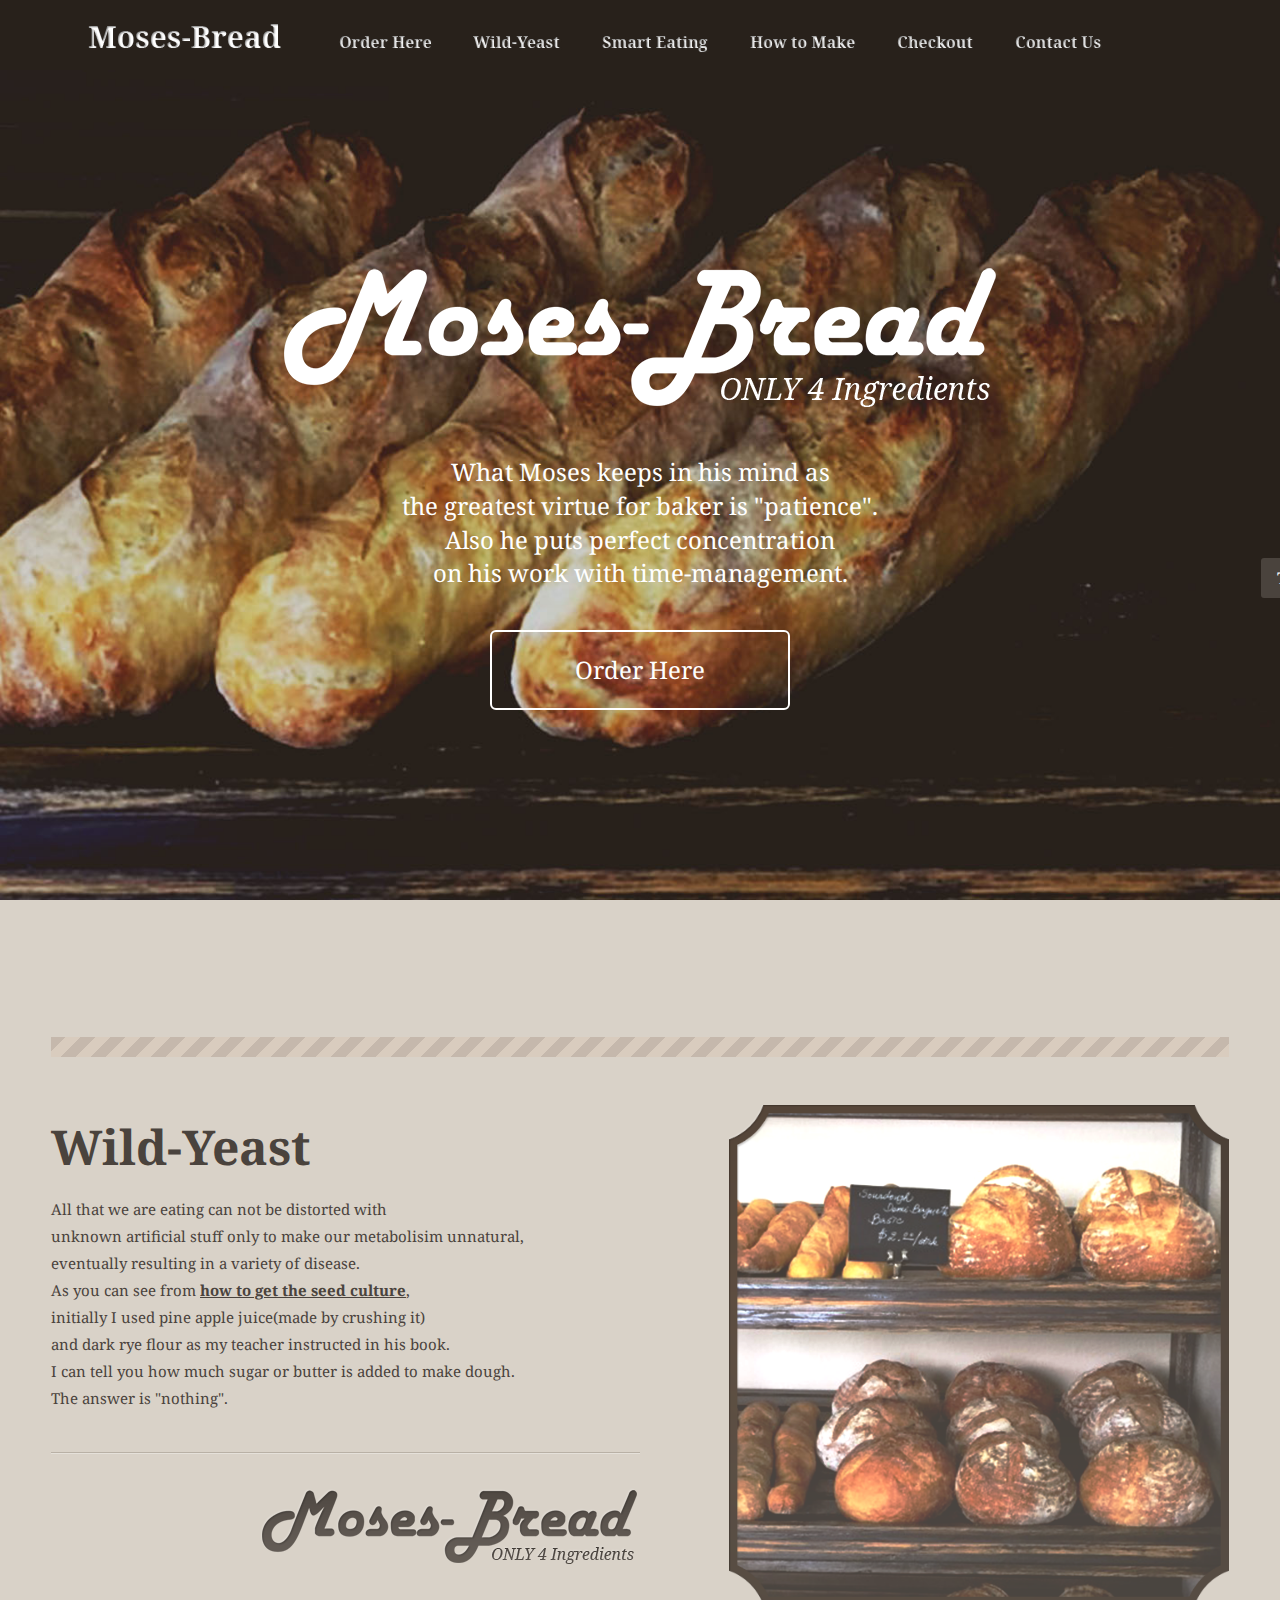
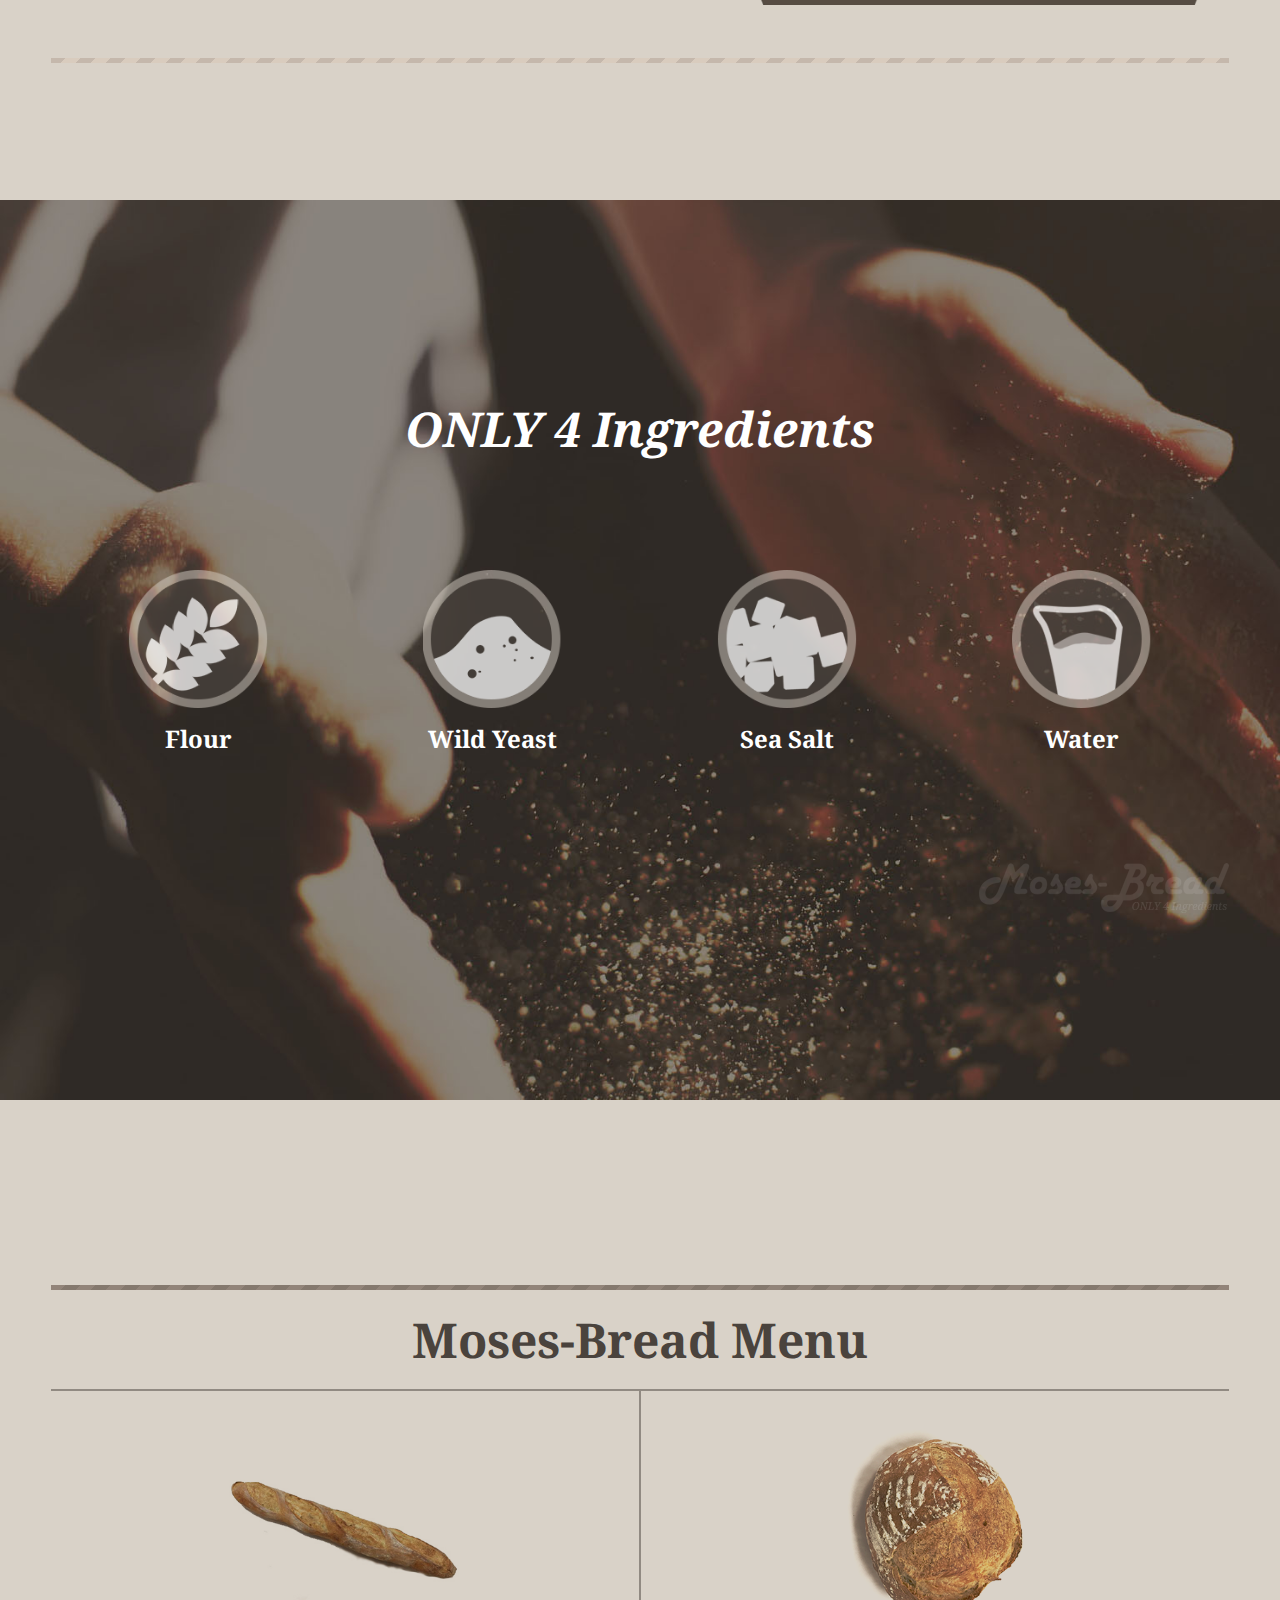
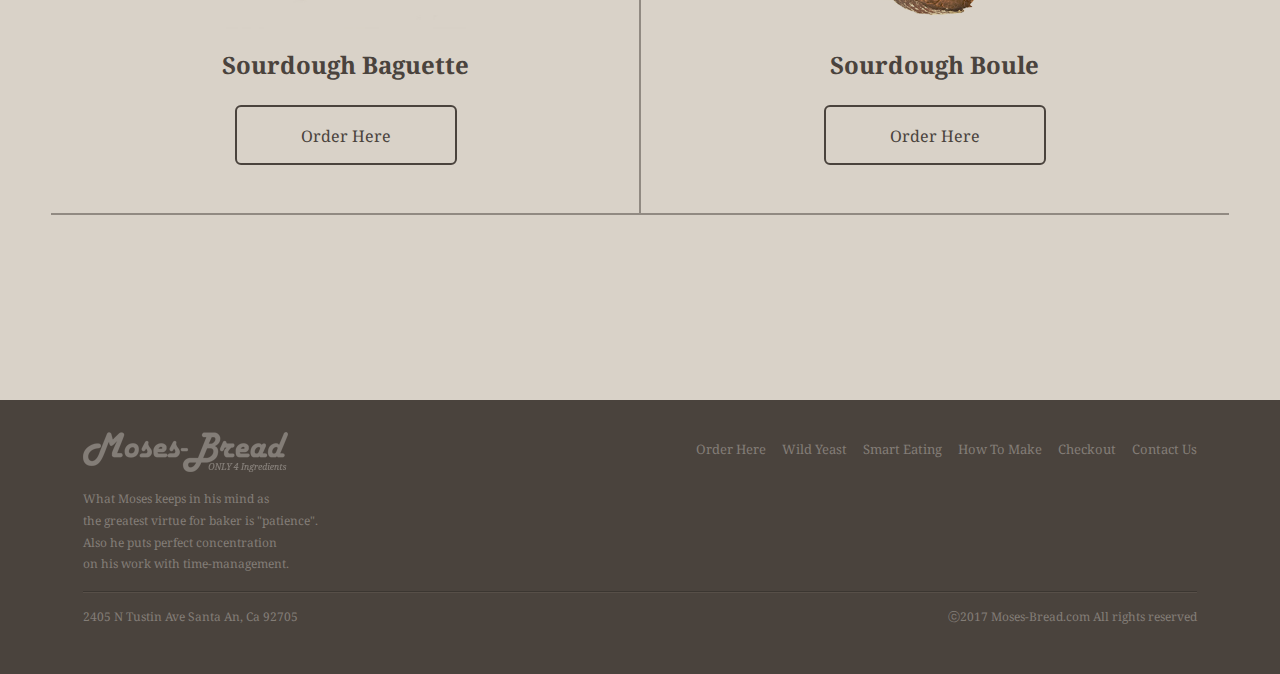
<file: index.html>
<!DOCTYPE html>
<html lang="en">
<head>
<meta charset="UTF-8">
<meta name="viewport" content="width=device-width, initial-scale=1.0, maximum-scale=1.0, user-scalable=no">
<meta http-equiv="X-UA-Compatible" content="ie=edge">
<link href="https://fonts.googleapis.com/css?family=Noto+Serif:400,400i,700,700i" rel="stylesheet">
<link href="css/font-awesome.min.css" rel="stylesheet">
<link href="css/style.css" rel="stylesheet">
<title>Moses-Bread</title>
</head>
<body>

<!-- wrap -->
<div class="wrap">

    <!-- header -->
    <header class="header header-index">
        <!-- wrapper -->
        <div class="wrapper">
            <!-- logo-top -->
            <a class="logo logo-top pull-left" href="index.html" target="_self"><span>Moses-Bread</span></a>
            <!-- menu -->
            <ul class="menu pull-left">
                <li class="m-li"><a href="orderhere.html" target="_self"><span class="mbtn mbtn1">Order Here</span></a></li>
                <li class="m-li"><a href="wildyeast.html" target="_self"><span class="mbtn mbtn2">Wild Yeast</span></a></li>
                <li class="m-li"><a href="smarteating.html" target="_self"><span class="mbtn mbtn3">Smart Eating</span></a></li>
                <li class="m-li"><a href="howtomake.html" target="_self"><span class="mbtn mbtn4">How To Make</span></a></li>
                <li class="m-li"><a href="mycart.html" target="_self"><span class="mbtn mbtn5">Checkout</span></a></li>
                <li class="m-li"><a href="contactus.html" target="_self"><span class="mbtn mbtn6">Contact Us</span></a></li>
            </ul>
            <!-- // menu -->
        </div>
        <!-- // wrapper -->
    </header>
    <!-- // header -->

    <!-- container -->
    <section class="container h100 txt-center bg-img bg_main_top">
        <!-- container-vertical -->
        <div class="container-vertical font-white-color">
            <!-- container-inner -->
            <div class="container-inner">
                <h1><span class="logo logo-main">Moses-Bread</span></h1>
                <h3>
                    What Moses keeps in his mind as<br />
                    the greatest virtue for baker is "patience".<br />
                    Also he puts perfect concentration<br />
                    on his work with time-management.
                </h3>
                <button class="btn btn-main-top" type="button" onclick="location.href='orderhere.html'">Order Here</button>
            </div>
            <!-- // container-inner -->
        </div>
        <!-- // container-vertical -->
    </section>
    <!-- // container -->
    
    <!-- container -->
    <section class="container h100 main-mid">
        <!-- container-vertical -->
        <div class="container-vertical">
            <!-- container-inner -->
            <div class="container-inner">
                <!-- wrapper -->
                <div class="wrapper">
                    <p class="line line-big line-sprite-light"></p>
                </div>
                <!-- // wrapper -->
                <div class="flexbox">
                    <div class="flexbox-inner">
                        <h1><strong>Wild-Yeast</strong></h1>
                        <h6>
                                All that we are eating can not be distorted with<br />
                                unknown artificial stuff only to make our metabolisim unnatural,<br />
                                eventually resulting in a variety of disease.<br />
                                As you can see from <a class="alink" href="seedculture.html" target="_self"><strong>how to get the seed culture</strong></a>,<br />
                                initially I used pine apple juice(made by crushing it)<br />
                                and dark rye flour as my teacher instructed in his book.<br />
                                I can tell you how much sugar or butter is added to make dough.<br />
                                The answer is "nothing".
                        </h6>
                        <p class="line line-top"></p>
                        <p class="line line-bottom"></p>
                        <div class="clearfix txt-right">
                            <span class="logo logo-mid pull-right">Moses-Bread</span>
                        </div>
                    </div>
                    <div class="flexbox-inner">
                        <div class="txt-right">
                            <img class="frame_img_main" src="images/common/frame_img_main.png" alt="moses-bread-frame" />
                        </div>
                    </div>
                </div>
                <!-- wrapper -->
                <div class="wrapper">
                    <p class="line line-tit line-sprite-light"></p>
                </div>
                <!-- // wrapper -->
            </div>
            <!-- // container-inner -->
        </div>
        <!-- // container-vertical -->
    </section>
    <!-- // container -->
    
    <!-- container -->
    <section class="container h100 bg-img bg-only4 font-white-color">
        <!-- container-vertical -->
        <div class="container-vertical">
            <!-- container-inner -->
            <div class="container-inner">
                <!-- wrapper -->
                <div class="wrapper">
                    <h1 class="txt-center"><strong><i>ONLY 4 Ingredients</i></strong></h1>
                </div>
                <!-- // wrapper -->
                <!-- wrapper -->
                <div class="wrapper only4box">
                    <div class="flexbox">
                        <div class="flexbox-inner txt-center">
                            <div class="icon icon-flour"><img src="images/common/icon_flour.png" alt="icon-flour" /></div>
                            <h3><strong>Flour</strong></h3>
                            <!-- <h6>Healthy bread flour that does not<br />contain anything</h6> -->
                        </div>
                        <div class="flexbox-inner txt-center">
                            <div class="icon icon-wildyeast"><img src="images/common/icon_wildyeast.png" alt="icon-wildyeast" /></div>
                            <h3><strong>Wild Yeast</strong></h3>
                            <!-- <h6>Moses's Nature-friendly<br />micro-organism farming</h6> -->
                        </div>
                        <div class="flexbox-inner txt-center">
                            <div class="icon icon-seasalt"><img src="images/common/icon_seasalt.png" alt="icon-seasalt" /></div>
                            <h3><strong>Sea Salt</strong></h3>
                            <!-- <h6>Clean & fine sea-salt</h6> -->
                        </div>
                        <div class="flexbox-inner txt-center">
                            <div class="icon icon-water"><img src="images/common/icon_water.png" alt="icon-water" /></div>
                            <h3><strong>Water</strong></h3>
                            <!-- <h6>Moses uses only <br>purified water</h6> -->
                        </div>
                    </div>
                    <span class="logo logo-dark pull-right">Moses-Bread</span>
                </div>
                <!-- // wrapper -->
            </div>
            <!-- // container-inner -->
        </div>
        <!-- // container-vertical -->
    </section>
    <!-- // container -->

    <!-- container -->
    <section class="container h100 txt-center main-bottom">
        <!-- container-vertical -->
        <div class="container-vertical">
            <!-- container-inner -->
            <div class="container-inner">
                <!-- wrapper -->
                <div class="wrapper">
                    <p class="line line-sprite line-tit"></p>
                    <h1><strong>Moses-Bread Menu</strong></h1>
                    <p class="line line-2"></p>
                </div>
                <!-- // wrapper -->
                <!-- wrapper -->
                <div class="wrapper">
                    <div class="flexbox">
                        <div class="line line-height"></div>
                        <div class="flexbox-inner flexbox-inner1">
                            <div class="thumb"><img src="images/common/thumb_bagutte.png" alt="bagutte" /></div>
                            <h3><strong>Sourdough Baguette</strong></h3>
                            <button class="btn btn-big half-vertical-margin" type="button" onclick="location.href='menu_baguette.html'">Order Here</button>
                        </div>
                        <div class="flexbox-inner flexbox-inner1">
                            <div class="thumb"><img src="images/common/thumb_boule.png" alt="boule" /></div>
                            <h3><strong>Sourdough Boule</strong></h3>
                            <button class="btn btn-big half-vertical-margin" type="button" onclick="location.href='menu_boule.html'">Order Here</button>
                        </div>
                    </div>
                </div>
                <!-- // wrapper -->
                <!-- wrapper -->
                <div class="wrapper">
                    <p class="line line-2"></p>
                </div>
                <!-- // wrapper -->
            </div>
            <!-- // container-inner -->
        </div>
        <!-- // container-vertical -->
    </section>
    <!-- // container -->

    <!-- btn-top -->
    <button class="btn btn-bg btn-top" type="button" onclick="location.href='#top'">Top</button>

    <!-- footer -->
    <footer class="footer">
        <!-- wrapper -->
        <div class="wrapper">
            <!-- logo-bottom -->
            <a class="logo logo-bottom pull-left" href="index.html" target="_self"><span>Moses-Bread</span></a>
            <!-- menu -->
            <ul class="menu pull-right">
                <li class="m-li"><a href="orderhere.html" target="_self">Order Here</a></li>
                <li class="m-li"><a href="wildyeast.html" target="_self">Wild Yeast</a></li>
                <li class="m-li"><a href="smarteating.html" target="_self">Smart Eating</a></li>
                <li class="m-li"><a href="howtomake.html" target="_self">How To Make</a></li>
                <li class="m-li"><a href="mycart.html" target="_self">Checkout</a></li>
                <li class="m-li"><a href="contactus.html" target="_self">Contact Us</a></li>
            </ul>
            <!-- // menu -->
        </div>
        <!-- // wrapper -->
        <!-- wrapper -->
        <div class="wrapper">
            <!-- article -->
            <article class="content">
                What Moses keeps in his mind as<br />
                the greatest virtue for baker is "patience".<br />
                Also he puts perfect concentration<br />
                on his work with time-management.
            </article>
            <!-- // article -->
            <p class="line line-top-dark"></p>
            <p class="line line-bottom-dark"></p>
        </div>
        <!-- // wrapper -->
        <!-- wrapper -->
        <div class="wrapper footer-end">
            <div class="adress pull-left">2405 N Tustin Ave Santa An, Ca 92705</div>
            <div class="copylight pull-right">ⓒ2017 Moses-Bread.com All rights reserved</div>
        </div>
        <!-- // wrapper -->
    </footer>
    <!-- // footer -->

</div>
<!-- // wrap -->
    
</body>
</html>
</file>
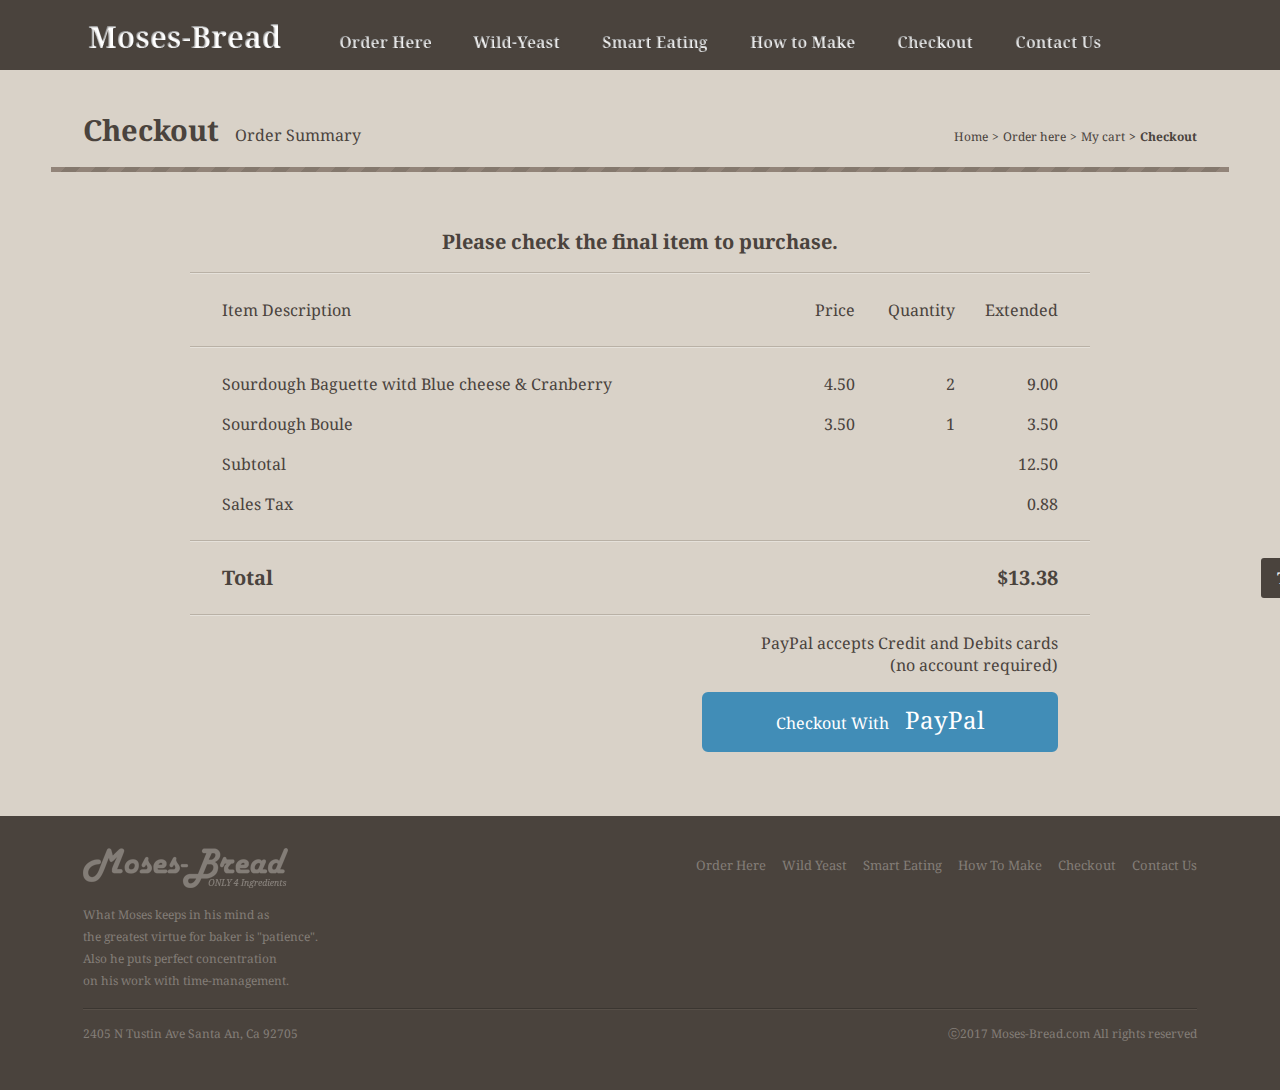
<file: checkout.html>
<!DOCTYPE html>
<html lang="en">
<head>
<meta charset="UTF-8">
<meta name="viewport" content="width=device-width, initial-scale=1.0, maximum-scale=1.0, user-scalable=no">
<meta http-equiv="X-UA-Compatible" content="ie=edge">
<link href="https://fonts.googleapis.com/css?family=Noto+Serif:400,400i,700,700i" rel="stylesheet">
<link href="css/font-awesome.min.css" rel="stylesheet">
<link href="css/style.css" rel="stylesheet">
<title>Moses-Bread</title>
</head>
<body>

<!-- wrap -->
<div class="wrap">

    <!-- header -->
    <header class="header">
        <!-- wrapper -->
        <div class="wrapper">
            <!-- logo-top -->
            <a class="logo logo-top pull-left" href="index.html" target="_self"><span>Moses-Bread</span></a>
            <!-- menu -->
            <ul class="menu pull-left">
                <li class="m-li"><a href="orderhere.html" target="_self"><span class="mbtn mbtn1">Order Here</span></a></li>
                <li class="m-li"><a href="wildyeast.html" target="_self"><span class="mbtn mbtn2">Wild Yeast</span></a></li>
                <li class="m-li"><a href="smarteating.html" target="_self"><span class="mbtn mbtn3">Smart Eating</span></a></li>
                <li class="m-li"><a href="howtomake.html" target="_self"><span class="mbtn mbtn4">How To Make</span></a></li>
                <li class="m-li"><a href="mycart.html" target="_self"><span class="mbtn mbtn5">Checkout</span></a></li>
                <li class="m-li"><a href="contactus.html" target="_self"><span class="mbtn mbtn6">Contact Us</span></a></li>
            </ul>
            <!-- // menu -->
        </div>
        <!-- // wrapper -->
    </header>
    <!-- // header -->

    <!-- container -->
    <section class="container checkout">
        <!-- wrapper -->
        <div class="wrapper">
            <div class="title">
                <h2 class="pull-left"><strong>Checkout</strong></h2>
                <h5 class="pull-left">Order Summary</h5>
                <ol class="breadcrumb pull-right">
                    <li class="pull-left"><a href="index.html">Home</a></li>
                    <li class="pull-left"><a href="orderhere.html">Order here</a></li>
                    <li class="pull-left"><a href="mycart.html">My cart</a></li>
                    <li class="pull-left active">Checkout</li>
                </ol>
                <p class="line line-tit line-sprite"></p>
            </div>
        </div>
        <!-- // wrapper -->
        <!-- wrapper -->
        <div class="wrapper">
            <div class="wrapper wrapper-mid">
                <div class="vertical-margin txt-center">
                    <h4 class="half-vertical-padding"><strong>Please check the final item to purchase.</strong></h4>
                    <p class="line line-top"></p>
                    <p class="line line-bottom"></p>
                    <table class="order-table txt-right half-vertical-margin" width="100%" border="0" cellpadding="0" cellspacing="0">
                        <tr>
                            <th class="first txt-left">Item Description</th>
                            <th>Price</th>
                            <th>Quantity</th>
                            <th class="last">Extended</th>
                        </tr>
                        <tr>
                            <td class="half-vertical-padding" colspan="4">
                                <p class="line line-top"></p>
                                <p class="line line-bottom"></p>    
                            </td>
                        </tr>
                        <tr>
                            <td class="first txt-left">Sourdough Baguette witd Blue cheese & Cranberry</td>
                            <td>4.50</td>
                            <td>2</td>
                            <td class="last">9.00</td>
                        </tr>
                        <tr>
                            <td class="first txt-left">Sourdough Boule</td>
                            <td>3.50</td>
                            <td>1</td>
                            <td class="last">3.50</td>
                        </tr>
                        <tr>
                            <td class="first txt-left">Subtotal</td>
                            <td></td>
                            <td></td>
                            <td class="last">12.50</td>
                        </tr>
                        <tr>
                            <td class="first txt-left">Sales Tax</td>
                            <td></td>
                            <td></td>
                            <td class="last">0.88</td>
                        </tr>
                        <tr>
                            <td class="half-vertical-padding" colspan="4">
                                <p class="line line-top"></p>
                                <p class="line line-bottom"></p>    
                            </td>
                        </tr>
                        <tr>
                            <td class="first txt-left total"><strong>Total</strong></td>
                            <td></td>
                            <td></td>
                            <td class="last total"><strong>$13.38</strong></td>
                        </tr>
                    </table>
                    <p class="line line-top"></p>
                    <p class="line line-bottom"></p>
                    <div class="clearfix horizontal-margin">
                        <p class="h5 txt-right quarter-vertical-margin">PayPal accepts Credit and Debits cards<br />(no account required)</p>
                        <button class="btn btn-big btn-paypal pull-right" type="button" onclick="location.href='complete.html'"><span class="quarter-horizontal-margin">Checkout With</span><span class="h3 quarter-horizontal-margin">PayPal</span></button>
                    </div>
                </div>
            </div>
        </div>
        <!-- // wrapper -->
    </section>
    <!-- // container -->
    
    <!-- btn-top -->
    <button class="btn btn-bg btn-top" type="button" onclick="location.href='#top'">Top</button>

    <!-- footer -->
    <footer class="footer">
        <!-- wrapper -->
        <div class="wrapper">
            <!-- logo-bottom -->
            <a class="logo logo-bottom pull-left" href="index.html" target="_self"><span>Moses-Bread</span></a>
            <!-- menu -->
            <ul class="menu pull-right">
                <li class="m-li"><a href="orderhere.html" target="_self">Order Here</a></li>
                <li class="m-li"><a href="wildyeast.html" target="_self">Wild Yeast</a></li>
                <li class="m-li"><a href="smarteating.html" target="_self">Smart Eating</a></li>
                <li class="m-li"><a href="howtomake.html" target="_self">How To Make</a></li>
                <li class="m-li"><a href="mycart.html" target="_self">Checkout</a></li>
                <li class="m-li"><a href="contactus.html" target="_self">Contact Us</a></li>
            </ul>
            <!-- // menu -->
        </div>
        <!-- // wrapper -->
        <!-- wrapper -->
        <div class="wrapper">
            <!-- article -->
            <article class="content">
                What Moses keeps in his mind as<br />
                the greatest virtue for baker is "patience".<br />
                Also he puts perfect concentration<br />
                on his work with time-management.
            </article>
            <!-- // article -->
            <p class="line line-top-dark"></p>
            <p class="line line-bottom-dark"></p>
        </div>
        <!-- // wrapper -->
        <!-- wrapper -->
        <div class="wrapper footer-end">
            <div class="adress pull-left">2405 N Tustin Ave Santa An, Ca 92705</div>
            <div class="copylight pull-right">ⓒ2017 Moses-Bread.com All rights reserved</div>
        </div>
        <!-- // wrapper -->
    </footer>
    <!-- // footer -->

</div>
<!-- // wrap -->
    
</body>
</html>
</file>
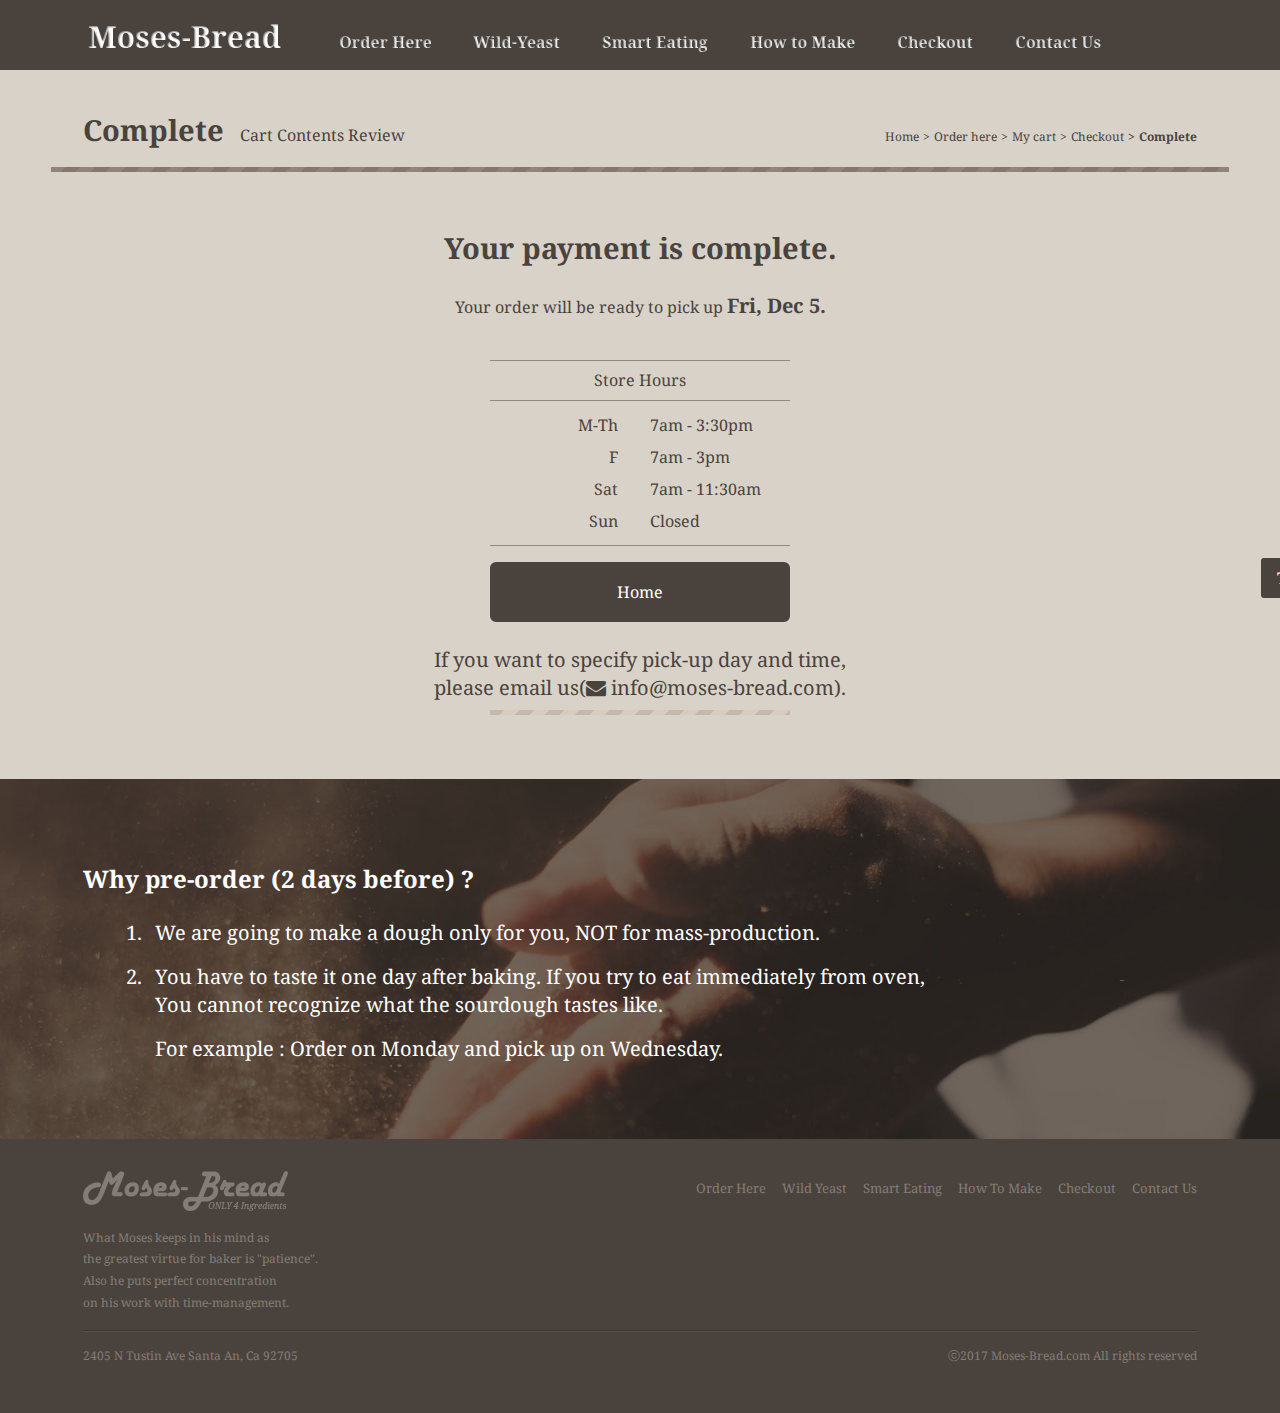
<file: complete.html>
<!DOCTYPE html>
<html lang="en">
<head>
<meta charset="UTF-8">
<meta name="viewport" content="width=device-width, initial-scale=1.0, maximum-scale=1.0, user-scalable=no">
<meta http-equiv="X-UA-Compatible" content="ie=edge">
<link href="https://fonts.googleapis.com/css?family=Noto+Serif:400,400i,700,700i" rel="stylesheet">
<link href="css/font-awesome.min.css" rel="stylesheet">
<link href="css/style.css" rel="stylesheet">
<title>Moses-Bread</title>
</head>
<body>

<!-- wrap -->
<div class="wrap">

    <!-- header -->
    <header class="header">
        <!-- wrapper -->
        <div class="wrapper">
            <!-- logo-top -->
            <a class="logo logo-top pull-left" href="index.html" target="_self"><span>Moses-Bread</span></a>
            <!-- menu -->
            <ul class="menu pull-left">
                <li class="m-li"><a href="orderhere.html" target="_self"><span class="mbtn mbtn1">Order Here</span></a></li>
                <li class="m-li"><a href="wildyeast.html" target="_self"><span class="mbtn mbtn2">Wild Yeast</span></a></li>
                <li class="m-li"><a href="smarteating.html" target="_self"><span class="mbtn mbtn3">Smart Eating</span></a></li>
                <li class="m-li"><a href="howtomake.html" target="_self"><span class="mbtn mbtn4">How To Make</span></a></li>
                <li class="m-li"><a href="mycart.html" target="_self"><span class="mbtn mbtn5">Checkout</span></a></li>
                <li class="m-li"><a href="contactus.html" target="_self"><span class="mbtn mbtn6">Contact Us</span></a></li>
            </ul>
            <!-- // menu -->
        </div>
        <!-- // wrapper -->
    </header>
    <!-- // header -->

    <!-- container -->
    <section class="container checkout">
        <!-- wrapper -->
        <div class="wrapper">
            <div class="title">
                <h2 class="pull-left"><strong>Complete</strong></h2>
                <h5 class="pull-left">Cart Contents Review</h5>
                <ol class="breadcrumb pull-right">
                    <li class="pull-left"><a href="index.html">Home</a></li>
                    <li class="pull-left"><a href="orderhere.html">Order here</a></li>
                    <li class="pull-left"><a href="mycart.html">My cart</a></li>
                    <li class="pull-left"><a href="checkout.html">Checkout</a></li>
                    <li class="pull-left active">Complete</li>
                </ol>
                <p class="line line-tit line-sprite"></p>
            </div>
        </div>
        <!-- // wrapper -->
        <!-- wrapper -->
        <div class="wrapper">
            <div class="wrapper wrapper-mid">
                <div class="vertical-margin txt-center">
                    <h2 class="half-vertical-padding"><strong>Your payment is complete.</strong></h2>
                    <h5 class="quarter-vertical-padding">Your order will be ready to pick up <strong class="h4">Fri, Dec 5.</strong></h5>
                    <p class="clearfix half-vertical-padding"></p>
                    <div class="wrapper wrapper-ssm">
                        <p class="line"></p>
                        <h5>Store Hours</h5>
                        <p class="line"></p>
                        <dl class="dl-txt">
                            <dt class="txt-right horizontal-padding">M-Th</dt>
                            <dd class="txt-left">7am - 3:30pm</dd>
                            <dt class="txt-right horizontal-padding">F</dt>
                            <dd class="txt-left">7am - 3pm</dd>
                            <dt class="txt-right horizontal-padding">Sat</dt>
                            <dd class="txt-left">7am - 11:30am</dd>
                            <dt class="txt-right horizontal-padding">Sun</dt>
                            <dd class="txt-left">Closed</dd>                                  
                        </dl>
                        <p class="line"></p>
                        <div class="clearfix half-vertical-margin">
                            <button class="btn btn-big btn-bg btn-block" type="button" onclick="location.href='index.html'">Home</button>
                        </div>
                    </div>
                    <div class="tip-layer">                        
                        <h4>If you want to specify pick-up day and time,<br />please email us(<a href="mailto:info@moses-bread.com" target="_blank"><i class="fa fa-envelope"></i> info@moses-bread.com).</a></h4>
                    </div>
                    <div class="wrapper wrapper-ssm">
                        <p class="line line-tit line-sprite-light"></p>
                     </div>
                </div>
            </div>
        </div>
        <!-- // wrapper -->
    </section>
    <!-- // container -->

    <!-- container -->
    <section class="container goods bg-img bg_2day font-white-color">
        <!-- container-vertical -->
        <div class="container-vertical">
            <!-- container-inner -->
            <div class="container-inner">
                <!-- wrapper -->
                <div class="wrapper">
                    <div class="horizontal-margin">
                        <h3 class="half-vertical-padding"><strong>Why pre-order (2 days before) ?</strong></h3>
                        <ol class="style-on double-horizontal-margin">
                            <li class="h4">We are going to make a dough only for you, NOT for mass-production.
                            <li class="h4">You have to taste it one day after baking. If you try to eat immediately from oven,<br />You cannot recognize what the sourdough tastes like.</li>
                            <li class="h4 style-none">For example : Order on Monday and pick up on Wednesday.</li>
                        </ol>
                    </div>
                </div>
                <!-- // wrapper -->
            </div>
            <!-- // container-inner -->
        </div>
        <!-- // container-vertical -->
    </section>
    <!-- // container -->
    
    <!-- btn-top -->
    <button class="btn btn-bg btn-top" type="button" onclick="location.href='#top'">Top</button>

    <!-- footer -->
    <footer class="footer">
        <!-- wrapper -->
        <div class="wrapper">
            <!-- logo-bottom -->
            <a class="logo logo-bottom pull-left" href="index.html" target="_self"><span>Moses-Bread</span></a>
            <!-- menu -->
            <ul class="menu pull-right">
                <li class="m-li"><a href="orderhere.html" target="_self">Order Here</a></li>
                <li class="m-li"><a href="wildyeast.html" target="_self">Wild Yeast</a></li>
                <li class="m-li"><a href="smarteating.html" target="_self">Smart Eating</a></li>
                <li class="m-li"><a href="howtomake.html" target="_self">How To Make</a></li>
                <li class="m-li"><a href="mycart.html" target="_self">Checkout</a></li>
                <li class="m-li"><a href="contactus.html" target="_self">Contact Us</a></li>
            </ul>
            <!-- // menu -->
        </div>
        <!-- // wrapper -->
        <!-- wrapper -->
        <div class="wrapper">
            <!-- article -->
            <article class="content">
                What Moses keeps in his mind as<br />
                the greatest virtue for baker is "patience".<br />
                Also he puts perfect concentration<br />
                on his work with time-management.
            </article>
            <!-- // article -->
            <p class="line line-top-dark"></p>
            <p class="line line-bottom-dark"></p>
        </div>
        <!-- // wrapper -->
        <!-- wrapper -->
        <div class="wrapper footer-end">
            <div class="adress pull-left">2405 N Tustin Ave Santa An, Ca 92705</div>
            <div class="copylight pull-right">ⓒ2017 Moses-Bread.com All rights reserved</div>
        </div>
        <!-- // wrapper -->
    </footer>
    <!-- // footer -->

</div>
<!-- // wrap -->
    
</body>
</html>
</file>
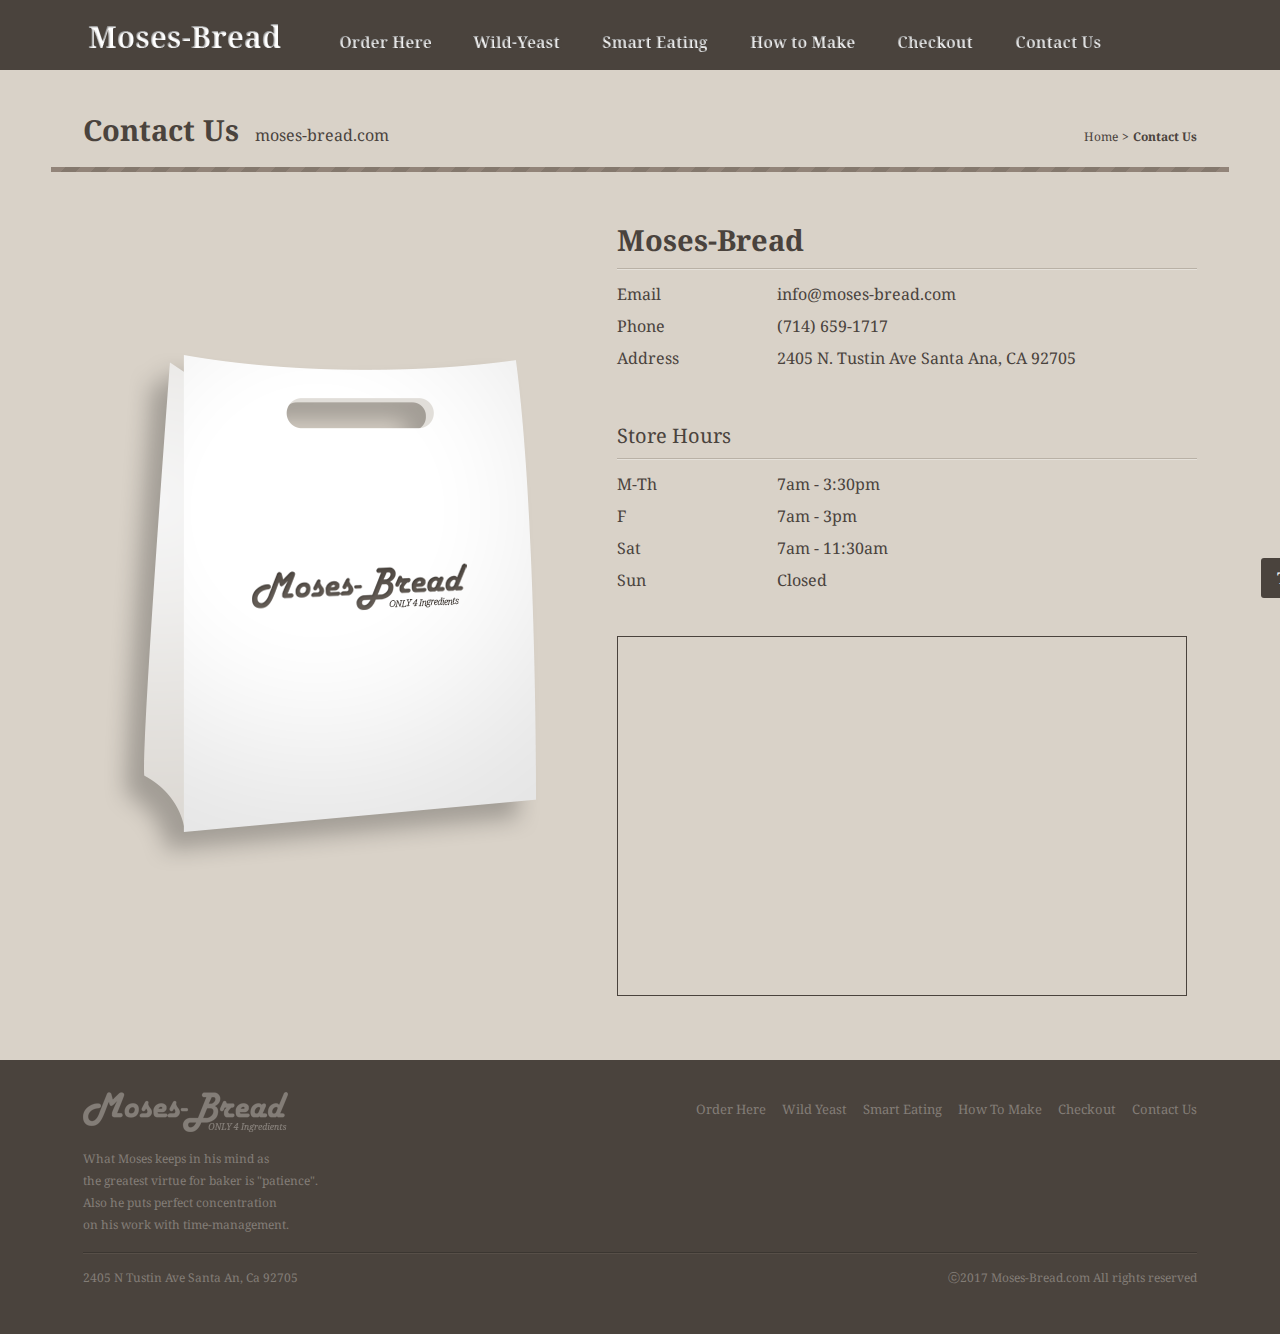
<file: contactus.html>
<!DOCTYPE html>
<html lang="en">
<head>
<meta charset="UTF-8">
<meta name="viewport" content="width=device-width, initial-scale=1.0, maximum-scale=1.0, user-scalable=no">
<meta http-equiv="X-UA-Compatible" content="ie=edge">
<link href="https://fonts.googleapis.com/css?family=Noto+Serif:400,400i,700,700i" rel="stylesheet">
<link href="css/font-awesome.min.css" rel="stylesheet">
<link href="css/style.css" rel="stylesheet">
<title>Moses-Bread</title>
</head>
<body>

<!-- wrap -->
<div class="wrap">

    <!-- header -->
    <header class="header">
        <!-- wrapper -->
        <div class="wrapper">
            <!-- logo-top -->
            <a class="logo logo-top pull-left" href="index.html" target="_self"><span>Moses-Bread</span></a>
            <!-- menu -->
            <ul class="menu pull-left">
                <li class="m-li"><a href="orderhere.html" target="_self"><span class="mbtn mbtn1">Order Here</span></a></li>
                <li class="m-li"><a href="wildyeast.html" target="_self"><span class="mbtn mbtn2">Wild Yeast</span></a></li>
                <li class="m-li"><a href="smarteating.html" target="_self"><span class="mbtn mbtn3">Smart Eating</span></a></li>
                <li class="m-li"><a href="howtomake.html" target="_self"><span class="mbtn mbtn4">How To Make</span></a></li>
                <li class="m-li"><a href="mycart.html" target="_self"><span class="mbtn mbtn5">Checkout</span></a></li>
                <li class="m-li"><a href="contactus.html" target="_self"><span class="mbtn mbtn6">Contact Us</span></a></li>
            </ul>
            <!-- // menu -->
        </div>
        <!-- // wrapper -->
    </header>
    <!-- // header -->

    <!-- container -->
    <section class="container contactus">
        <!-- wrapper -->
        <div class="wrapper">
            <div class="title">
                <h2 class="pull-left"><strong>Contact Us</strong></h2>
                <h5 class="pull-left">moses-bread.com</h5>
                <ol class="breadcrumb pull-right">
                    <li class="pull-left"><a href="index.html">Home</a></li>
                    <li class="pull-left active">Contact Us</li>
                </ol>
                <p class="line line-tit line-sprite"></p>
            </div>
        </div>
        <!-- // wrapper -->
        <!-- wrapper -->
        <div class="wrapper">
            <div class="flexbox">
                <div class="contactus-leftbox">
                    <!-- container-vertical -->
                    <div class="container-vertical">
                        <!-- container-inner -->
                        <div class="container-inner">
                            <div class="img_paperbag"></div>
                        </div>
                        <!-- // container-inner -->
                    </div>
                    <!-- // container-vertical -->
                </div>
                <div class="flexbox-inner">
                    <h2><strong>Moses-Bread</strong></h2>
                    <p class="line line-top"></p>
                    <p class="line line-bottom"></p>
                    <dl class="dl-txt">
                        <dt>Email</dt>
                        <dd>info@moses-bread.com</dd>
                        <dt>Phone</dt>
                        <dd>(714) 659-1717</dd>
                        <dt>Address</dt>
                        <dd>2405 N. Tustin Ave Santa Ana, CA 92705</dd>                            
                    </dl>
                    <div class="clearfix half-vertical-padding"></div>
                    <h4>Store Hours</h4>
                    <p class="line line-top"></p>
                    <p class="line line-bottom"></p>
                    <dl class="dl-txt">
                        <dt>M-Th</dt>
                        <dd>7am - 3:30pm</dd>
                        <dt>F</dt>
                        <dd>7am - 3pm</dd>
                        <dt>Sat</dt>
                        <dd>7am - 11:30am</dd>                            
                        <dt>Sun</dt>
                        <dd>Closed</dd>                            
                    </dl>
                    <div class="clearfix half-vertical-padding"></div>
                    <div class="map">
                            <iframe src="https://www.google.com/maps/embed?pb=!1m18!1m12!1m3!1d3316.6694298524862!2d-117.8377974847924!3d33.769207180684!2m3!1f0!2f0!3f0!3m2!1i1024!2i768!4f13.1!3m3!1m2!1s0x80dcd988c07354e7%3A0x2f467bec9098b2e7!2s2403-2429+N+Tustin+Ave%2C+Santa+Ana%2C+CA+92705+%EB%AF%B8%EA%B5%AD!5e0!3m2!1sko!2skr!4v1512292304610" width="568" height="358" frameborder="0" style="border:0" allowfullscreen></iframe>
                    </div>
                </div>
            </div>
        </div>
        <!-- // wrapper -->
    </section>
    <!-- // container -->
    
    <!-- btn-top -->
    <button class="btn btn-bg btn-top" type="button" onclick="location.href='#top'">Top</button>

    <!-- footer -->
    <footer class="footer">
        <!-- wrapper -->
        <div class="wrapper">
            <!-- logo-bottom -->
            <a class="logo logo-bottom pull-left" href="index.html" target="_self"><span>Moses-Bread</span></a>
            <!-- menu -->
            <ul class="menu pull-right">
                <li class="m-li"><a href="orderhere.html" target="_self">Order Here</a></li>
                <li class="m-li"><a href="wildyeast.html" target="_self">Wild Yeast</a></li>
                <li class="m-li"><a href="smarteating.html" target="_self">Smart Eating</a></li>
                <li class="m-li"><a href="howtomake.html" target="_self">How To Make</a></li>
                <li class="m-li"><a href="mycart.html" target="_self">Checkout</a></li>
                <li class="m-li"><a href="contactus.html" target="_self">Contact Us</a></li>
            </ul>
            <!-- // menu -->
        </div>
        <!-- // wrapper -->
        <!-- wrapper -->
        <div class="wrapper">
            <!-- article -->
            <article class="content">
                What Moses keeps in his mind as<br />
                the greatest virtue for baker is "patience".<br />
                Also he puts perfect concentration<br />
                on his work with time-management.
            </article>
            <!-- // article -->
            <p class="line line-top-dark"></p>
            <p class="line line-bottom-dark"></p>
        </div>
        <!-- // wrapper -->
        <!-- wrapper -->
        <div class="wrapper footer-end">
            <div class="adress pull-left">2405 N Tustin Ave Santa An, Ca 92705</div>
            <div class="copylight pull-right">ⓒ2017 Moses-Bread.com All rights reserved</div>
        </div>
        <!-- // wrapper -->
    </footer>
    <!-- // footer -->

</div>
<!-- // wrap -->
    
</body>
</html>
</file>
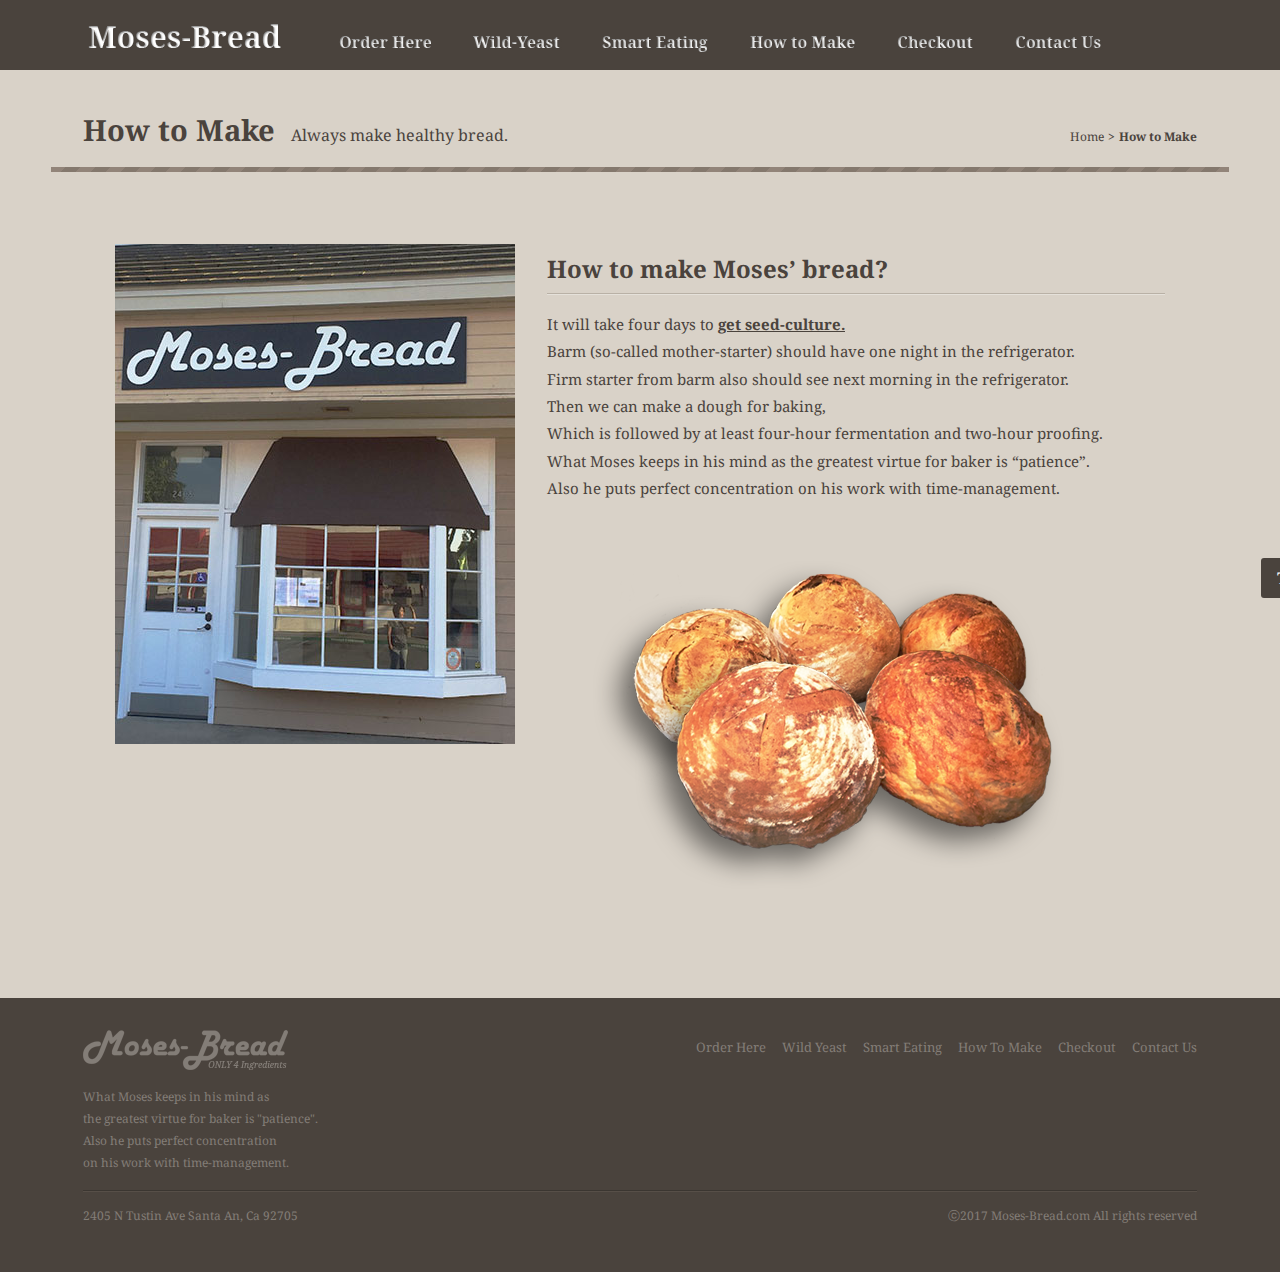
<file: howtomake.html>
<!DOCTYPE html>
<html lang="en">
<head>
<meta charset="UTF-8">
<meta name="viewport" content="width=device-width, initial-scale=1.0, maximum-scale=1.0, user-scalable=no">
<meta http-equiv="X-UA-Compatible" content="ie=edge">
<link href="https://fonts.googleapis.com/css?family=Noto+Serif:400,400i,700,700i" rel="stylesheet">
<link href="css/font-awesome.min.css" rel="stylesheet">
<link href="css/style.css" rel="stylesheet">
<title>Moses-Bread</title>
</head>
<body>

<!-- wrap -->
<div class="wrap">

    <!-- header -->
    <header class="header">
        <!-- wrapper -->
        <div class="wrapper">
            <!-- logo-top -->
            <a class="logo logo-top pull-left" href="index.html" target="_self"><span>Moses-Bread</span></a>
            <!-- menu -->
            <ul class="menu pull-left">
                <li class="m-li"><a href="orderhere.html" target="_self"><span class="mbtn mbtn1">Order Here</span></a></li>
                <li class="m-li"><a href="wildyeast.html" target="_self"><span class="mbtn mbtn2">Wild Yeast</span></a></li>
                <li class="m-li"><a href="smarteating.html" target="_self"><span class="mbtn mbtn3">Smart Eating</span></a></li>
                <li class="m-li"><a href="howtomake.html" target="_self"><span class="mbtn mbtn4">How To Make</span></a></li>
                <li class="m-li"><a href="mycart.html" target="_self"><span class="mbtn mbtn5">Checkout</span></a></li>
                <li class="m-li"><a href="contactus.html" target="_self"><span class="mbtn mbtn6">Contact Us</span></a></li>
            </ul>
            <!-- // menu -->
        </div>
        <!-- // wrapper -->
    </header>
    <!-- // header -->

    <!-- container -->
    <section class="container howtomake">
        <!-- wrapper -->
        <div class="wrapper">
            <div class="title">
                <h2 class="pull-left"><strong>How to Make</strong></h2>
                <h5 class="pull-left">Always make healthy bread.</h5>
                <ol class="breadcrumb pull-right">
                    <li class="pull-left"><a href="index.html">Home</a></li>
                    <li class="pull-left active">How to Make</li>
                </ol>
                <p class="line line-tit line-sprite"></p>
            </div>
        </div>
        <!-- // wrapper -->
        <!-- wrapper -->
        <div class="wrapper">
            <div class="flexbox">
                <div class="howtomake-leftbox">
                    <img src="images/common/thumb_howtomake_01.jpg" width="400" height="500" alt="moses-bread-shop" />
                </div>
                <div class="flexbox-inner">
                    <h3><strong>How to make Moses’ bread?</strong></h3>
                    <p class="line line-top"></p>
                    <p class="line line-bottom"></p>
                    <p class="h6">
                        It will take four days to <a class="alink" href="seedculture.html" target="_self"><strong>get seed-culture.</strong></a>
                        <br /> Barm (so-called mother-starter) should have one night in the refrigerator.
                        <br /> Firm starter from barm also should see next morning in the refrigerator.
                        <br /> Then we can make a dough for baking,
                        <br /> Which is followed by at least four-hour fermentation and two-hour proofing.
                        <br /> What Moses keeps in his mind as the greatest virtue for baker is “patience”.
                        <br /> Also he puts perfect concentration on his work with time-management.
                    </p>
                    <div class="bg_howtomake_01"></div>
                </div>
            </div>
        </div>
        <!-- // wrapper -->
    </section>
    <!-- // container -->
    
    <!-- btn-top -->
    <button class="btn btn-bg btn-top" type="button" onclick="location.href='#top'">Top</button>

    <!-- footer -->
    <footer class="footer">
        <!-- wrapper -->
        <div class="wrapper">
            <!-- logo-bottom -->
            <a class="logo logo-bottom pull-left" href="index.html" target="_self"><span>Moses-Bread</span></a>
            <!-- menu -->
            <ul class="menu pull-right">
                <li class="m-li"><a href="orderhere.html" target="_self">Order Here</a></li>
                <li class="m-li"><a href="wildyeast.html" target="_self">Wild Yeast</a></li>
                <li class="m-li"><a href="smarteating.html" target="_self">Smart Eating</a></li>
                <li class="m-li"><a href="howtomake.html" target="_self">How To Make</a></li>
                <li class="m-li"><a href="mycart.html" target="_self">Checkout</a></li>
                <li class="m-li"><a href="contactus.html" target="_self">Contact Us</a></li>
            </ul>
            <!-- // menu -->
        </div>
        <!-- // wrapper -->
        <!-- wrapper -->
        <div class="wrapper">
            <!-- article -->
            <article class="content">
                What Moses keeps in his mind as<br />
                the greatest virtue for baker is "patience".<br />
                Also he puts perfect concentration<br />
                on his work with time-management.
            </article>
            <!-- // article -->
            <p class="line line-top-dark"></p>
            <p class="line line-bottom-dark"></p>
        </div>
        <!-- // wrapper -->
        <!-- wrapper -->
        <div class="wrapper footer-end">
            <div class="adress pull-left">2405 N Tustin Ave Santa An, Ca 92705</div>
            <div class="copylight pull-right">ⓒ2017 Moses-Bread.com All rights reserved</div>
        </div>
        <!-- // wrapper -->
    </footer>
    <!-- // footer -->

</div>
<!-- // wrap -->
    
</body>
</html>
</file>
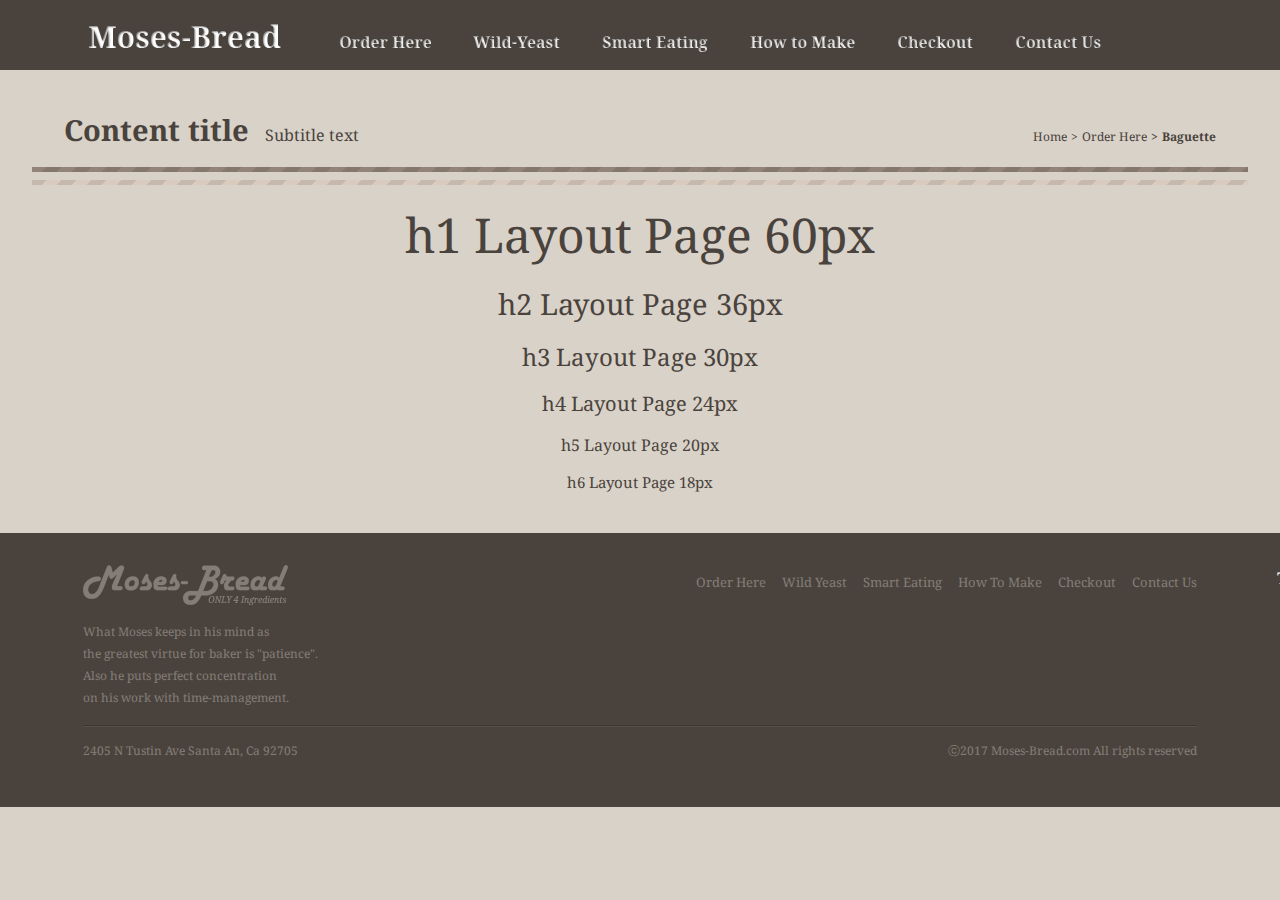
<file: layout.html>
<!DOCTYPE html>
<html lang="en">
<head>
<meta charset="UTF-8">
<meta name="viewport" content="width=device-width, initial-scale=1.0, maximum-scale=1.0, user-scalable=no">
<meta http-equiv="X-UA-Compatible" content="ie=edge">
<link href="https://fonts.googleapis.com/css?family=Noto+Serif:400,400i,700,700i" rel="stylesheet">
<link href="css/font-awesome.min.css" rel="stylesheet">
<link href="css/style.css" rel="stylesheet">
<title>Moses-Bread</title>
</head>
<body>

<!-- wrap -->
<div class="wrap">

    <!-- header -->
    <header class="header">
        <!-- wrapper -->
        <div class="wrapper">
            <!-- logo-top -->
            <a class="logo logo-top pull-left" href="index.html" target="_self"><span>Moses-Bread</span></a>
            <!-- menu -->
            <ul class="menu pull-left">
                <li class="m-li"><a href="orderhere.html" target="_self"><span class="mbtn mbtn1">Order Here</span></a></li>
                <li class="m-li"><a href="wildyeast.html" target="_self"><span class="mbtn mbtn2">Wild Yeast</span></a></li>
                <li class="m-li"><a href="smarteating.html" target="_self"><span class="mbtn mbtn3">Smart Eating</span></a></li>
                <li class="m-li"><a href="howtomake.html" target="_self"><span class="mbtn mbtn4">How To Make</span></a></li>
                <li class="m-li"><a href="mycart.html" target="_self"><span class="mbtn mbtn5">Checkout</span></a></li>
                <li class="m-li"><a href="contactus.html" target="_self"><span class="mbtn mbtn6">Contact Us</span></a></li>
            </ul>
            <!-- // menu -->
        </div>
        <!-- // wrapper -->
    </header>
    <!-- // header -->

    <!-- container -->
    <section class="container">
        <div class="title">
            <h2 class="pull-left"><strong>Content title</strong></h2>
            <h5 class="pull-left">Subtitle text</h5>
            <ol class="breadcrumb pull-right">
                <li class="pull-left"><a href="index.html">Home</a></li>
                <li class="pull-left"><a href="orderhere.html">Order Here</a></li>
                <li class="pull-left active">Baguette</li>
            </ol>
            <p class="line line-tit line-sprite"></p>
            <p class="line line-tit line-sprite-light"></p>
        </div>
        
        <h1 class="txt-center">h1 Layout Page 60px</h1>
        <h2 class="txt-center">h2 Layout Page 36px</h2>
        <h3 class="txt-center">h3 Layout Page 30px</h3>
        <h4 class="txt-center">h4 Layout Page 24px</h4>
        <h5 class="txt-center">h5 Layout Page 20px</h5>
        <h6 class="txt-center">h6 Layout Page 18px</h6>

    </section>
    <!-- // container -->
    
    <!-- btn-top -->
    <button class="btn btn-bg btn-top" type="button" onclick="location.href='#top'">Top</button>

    <!-- footer -->
    <footer class="footer">
        <!-- wrapper -->
        <div class="wrapper">
            <!-- logo-bottom -->
            <a class="logo logo-bottom pull-left" href="index.html" target="_self"><span>Moses-Bread</span></a>
            <!-- menu -->
            <ul class="menu pull-right">
                <li class="m-li"><a href="orderhere.html" target="_self">Order Here</a></li>
                <li class="m-li"><a href="wildyeast.html" target="_self">Wild Yeast</a></li>
                <li class="m-li"><a href="smarteating.html" target="_self">Smart Eating</a></li>
                <li class="m-li"><a href="howtomake.html" target="_self">How To Make</a></li>
                <li class="m-li"><a href="mycart.html" target="_self">Checkout</a></li>
                <li class="m-li"><a href="contactus.html" target="_self">Contact Us</a></li>
            </ul>
            <!-- // menu -->
        </div>
        <!-- // wrapper -->
        <!-- wrapper -->
        <div class="wrapper">
            <!-- article -->
            <article class="content">
                What Moses keeps in his mind as<br />
                the greatest virtue for baker is "patience".<br />
                Also he puts perfect concentration<br />
                on his work with time-management.
            </article>
            <!-- // article -->
            <p class="line line-top-dark"></p>
            <p class="line line-bottom-dark"></p>
        </div>
        <!-- // wrapper -->
        <!-- wrapper -->
        <div class="wrapper footer-end">
            <div class="adress pull-left">2405 N Tustin Ave Santa An, Ca 92705</div>
            <div class="copylight pull-right">ⓒ2017 Moses-Bread.com All rights reserved</div>
        </div>
        <!-- // wrapper -->
    </footer>
    <!-- // footer -->

</div>
<!-- // wrap -->
    
</body>
</html>
</file>
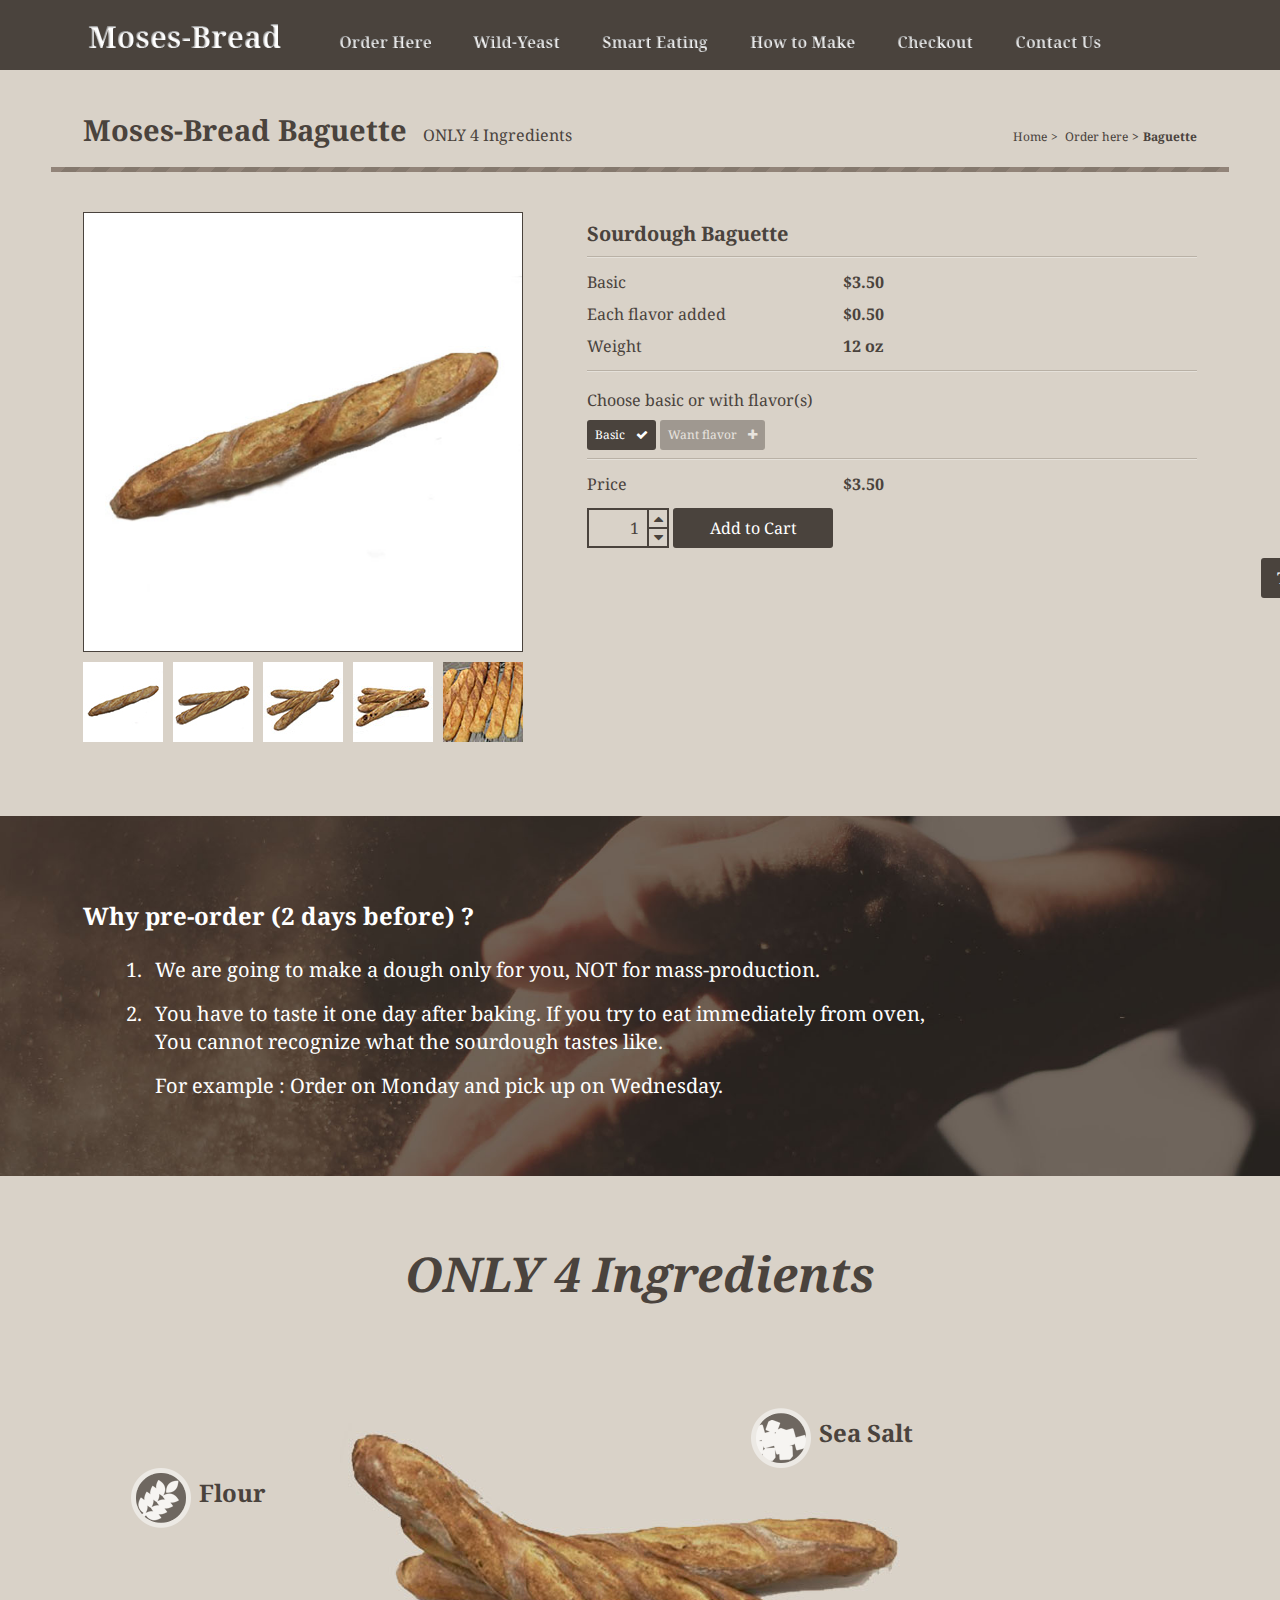
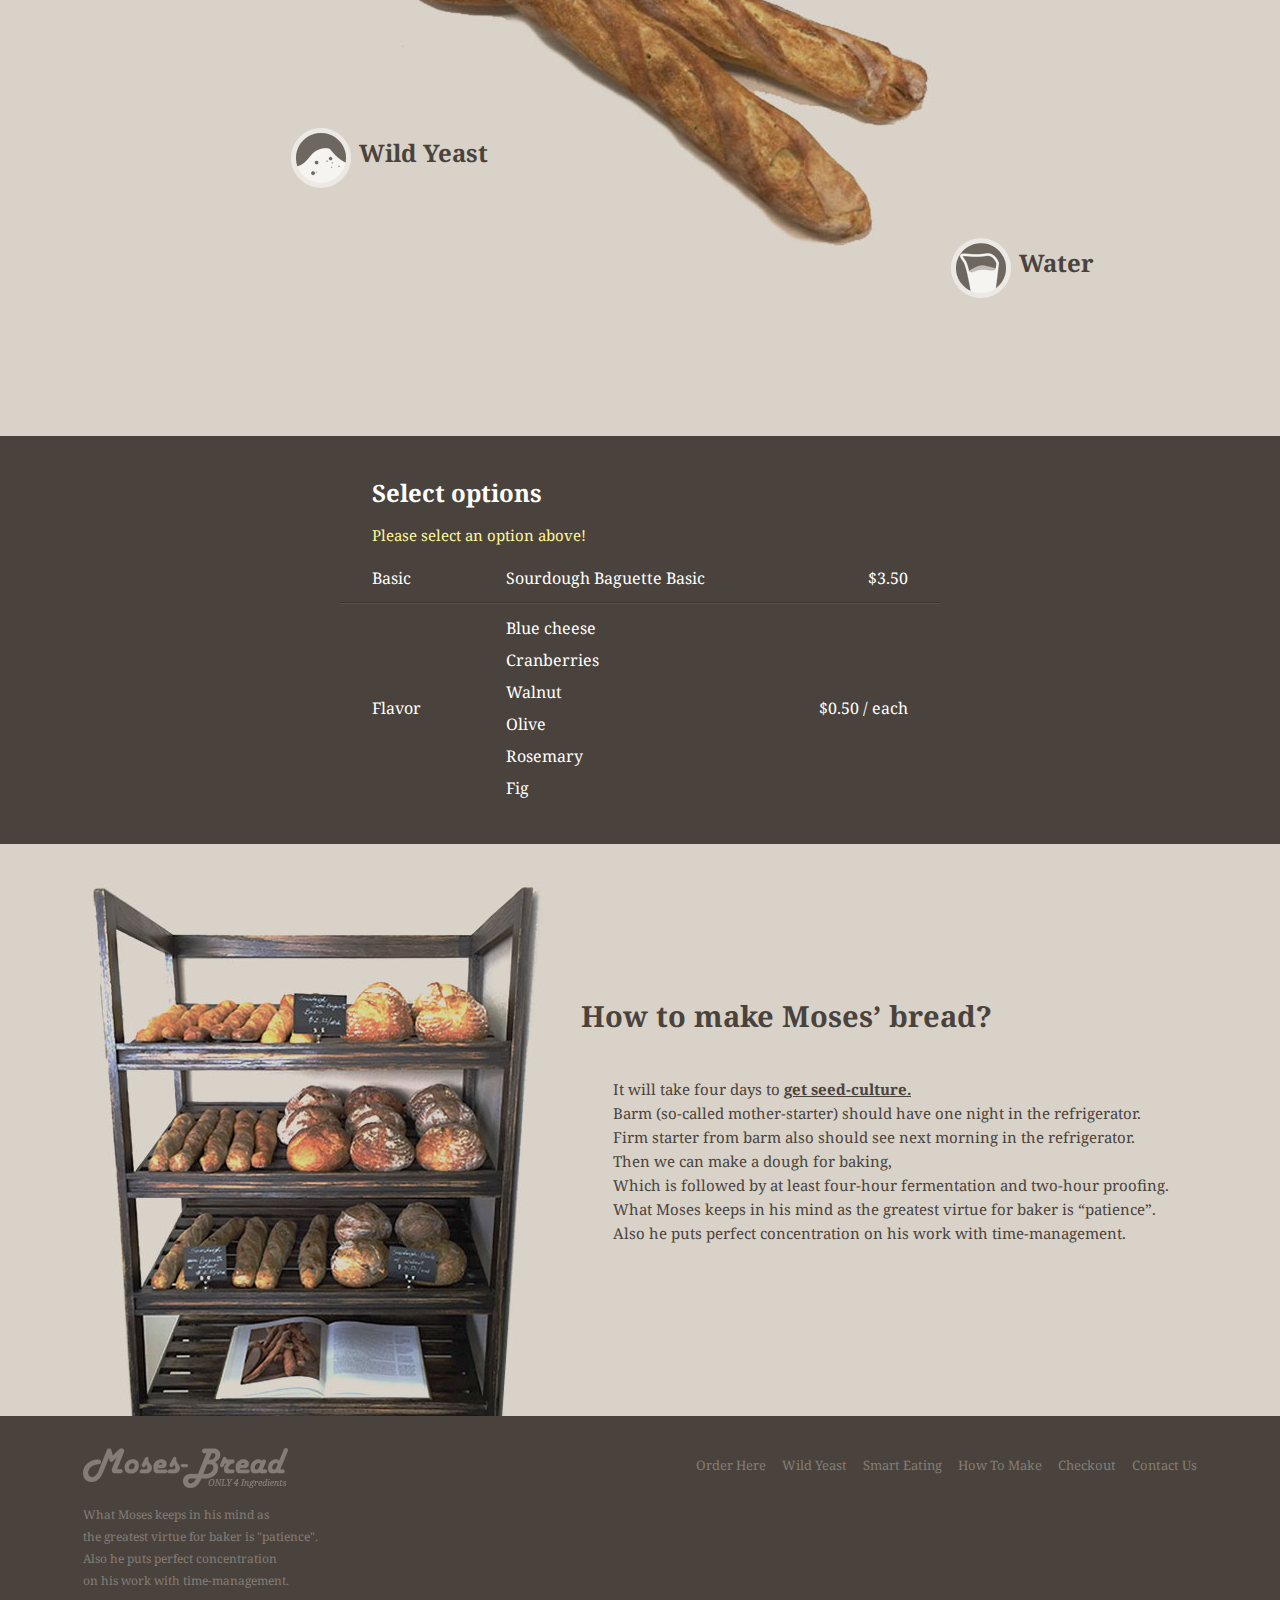
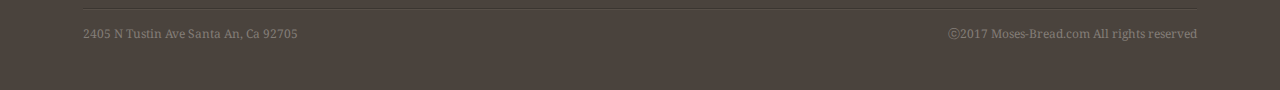
<file: menu_baguette.html>
<!DOCTYPE html>
<html lang="en">

<head>
    <meta charset="UTF-8">
    <meta name="viewport" content="width=device-width, initial-scale=1.0, maximum-scale=1.0, user-scalable=no">
    <meta http-equiv="X-UA-Compatible" content="ie=edge">
    <link href="https://fonts.googleapis.com/css?family=Noto+Serif:400,400i,700,700i" rel="stylesheet">
    <link href="css/font-awesome.min.css" rel="stylesheet">
    <link href="css/style.css" rel="stylesheet">
    <script src="js/cart.js"></script>
    <script>
            window.addEventListener('load', function() {
                var cart = [];
        
                var orderPage = document.querySelector(".dkcart_order")
                new OrderPage(orderPage, "Sourdough Baguette");
            })
        </script>
    <title>Moses-Bread</title>
</head>

<body>

    <!-- wrap -->
    <div class="wrap">

        <!-- header -->
        <header class="header">
            <!-- wrapper -->
            <div class="wrapper">
                <!-- logo-top -->
                <a class="logo logo-top pull-left" href="index.html" target="_self">
                    <span>Moses-Bread</span>
                </a>
                <!-- menu -->
                <ul class="menu pull-left">
                    <li class="m-li">
                        <a href="orderhere.html" target="_self">
                            <span class="mbtn mbtn1">Order Here</span>
                        </a>
                    </li>
                    <li class="m-li">
                        <a href="wildyeast.html" target="_self">
                            <span class="mbtn mbtn2">Wild Yeast</span>
                        </a>
                    </li>
                    <li class="m-li">
                        <a href="smarteating.html" target="_self">
                            <span class="mbtn mbtn3">Smart Eating</span>
                        </a>
                    </li>
                    <li class="m-li">
                        <a href="howtomake.html" target="_self">
                            <span class="mbtn mbtn4">How To Make</span>
                        </a>
                    </li>
                    <li class="m-li">
                        <a href="mycart.html" target="_self">
                            <span class="mbtn mbtn5">Checkout</span>
                        </a>
                    </li>
                    <li class="m-li">
                        <a href="contactus.html" target="_self">
                            <span class="mbtn mbtn6">Contact Us</span>
                        </a>
                    </li>
                </ul>
                <!-- // menu -->
            </div>
            <!-- // wrapper -->
        </header>
        <!-- // header -->

        <!-- container -->
        <section class="container goods">
            <!-- wrapper -->
            <div class="wrapper">
                <div class="title">
                    <h2 class="pull-left">
                        <strong>Moses-Bread Baguette</strong>
                    </h2>
                    <h5 class="pull-left">ONLY 4 Ingredients</h5>
                    <ol class="breadcrumb pull-right">
                        <li class="pull-left">
                            <a href="index.html">Home</a>
                        </li>
                        <li class="pull-left">
                            <a href="orderhere.html">Order here</a>
                        </li>
                        <li class="pull-left active">Baguette</li>
                    </ol>
                    <p class="line line-tit line-sprite"></p>
                </div>
            </div>
            <!-- // wrapper -->
            <!-- wrapper -->
            <div class="wrapper">
                <div class="flexbox dkcart_order">
                    <div class="goods-prview">
                        <div class="preview-img">
                            <img src="images/common/preview_baguette_01.jpg" alt="preview_baguette_01">
                        </div>
                        <ul class="thumbs clearfix">
                            <li>
                                <img src="images/common/thumbs_baguette_01.jpg" data-img="images/common/preview_baguette_01.jpg"
                                    alt="thumbs_baguette_01">
                            </li>
                            <li>
                                <img src="images/common/thumbs_baguette_02.jpg" data-img="images/common/preview_baguette_02.jpg"
                                    alt="thumbs_baguette_02">
                            </li>
                            <li>
                                <img src="images/common/thumbs_baguette_03.jpg" data-img="images/common/preview_baguette_03.jpg"
                                    alt="thumbs_baguette_03">
                            </li>
                            <li>
                                <img src="images/common/thumbs_baguette_04.jpg" data-img="images/common/preview_baguette_04.jpg"
                                    alt="thumbs_baguette_04">
                            </li>
                            <li>
                                <img src="images/common/thumbs_baguette_05.jpg" data-img="images/common/preview_baguette_05.jpg"
                                    alt="thumbs_baguette_05">
                            </li>
                        </ul>
                    </div>
                    <div class="flexbox-inner">
                        <h4>
                            <strong>Sourdough Baguette</strong>
                        </h4>
                        <p class="line line-top"></p>
                        <p class="line line-bottom"></p>
                        <dl class="dl-txt">
                            <dt class="sort">Basic</dt>
                            <dd>
                                <strong>$3.50</strong>
                            </dd>
                            <dt class="sort">Each flavor added</dt>
                            <dd>
                                <strong>$0.50</strong>
                            </dd>
                            <dt class="sort">Weight</dt>
                            <dd>
                                <strong>12 oz</strong>
                            </dd>
                        </dl>
                        <p class="line line-top"></p>
                        <p class="line line-bottom"></p>
                        <!-- options -->
                        <div class="options on quarter-vertical-padding">
                            <p class="options-tit">Choose basic or with flavor(s)</p>

                            <input type="radio" id="r-basic" class="btn-checkout" name="withflavor" value="Basic" checked>
                            <label for="r-basic" class="btn btn-sm btn-bg btn-fade">Basic
                                <i class="fa fa-plus" aria-hidden="true"></i>
                                <i class="fa fa-check" aria-hidden="true"></i>
                            </label>

                            <input type="radio" id="r-flavor" class="btn-checkout" name="withflavor" value="Want flavor" >
                            <label for="r-flavor" class="btn btn-sm btn-bg btn-fade">Want flavor
                                <i class="fa fa-plus" aria-hidden="true"></i>
                                <i class="fa fa-check" aria-hidden="true"></i>
                            </label>
                        </div>
                        <!-- // options -->
                        <!-- options2 -->
                        <div class="options quarter-vertical-padding" id="option2">
                            <p class="options-tit">How many flavors?</p>

                            <input type="radio" id="r-one" class="btn-checkout" name="quantity-floavors" value="One" checked>
                            <label for="r-one" class="btn btn-sm btn-bg btn-fade">One
                                <i class="fa fa-plus" aria-hidden="true"></i>
                                <i class="fa fa-check" aria-hidden="true"></i>
                            </label>

                            <input type="radio" id="r-two" class="btn-checkout" name="quantity-floavors" value="Two">
                            <label for="r-two" class="btn btn-sm btn-bg btn-fade">Two
                                <i class="fa fa-plus" aria-hidden="true"></i>
                                <i class="fa fa-check" aria-hidden="true"></i>
                            </label>
                        </div>
                        <!-- // options2 -->
                        <!-- options3 -->
                        <div class="options quarter-vertical-padding flavor_options">
                            <p class="options-tit">Choose flavor (Max 2)</p>

                            <input type="checkbox" id="c-bcheese" class="btn-checkout" name="chooseflavor" value="Blue cheese">
                            <label for="c-bcheese" class="btn btn-sm btn-bg btn-fade btn-bluecheese">Blue cheese
                                <i class="fa fa-plus" aria-hidden="true"></i>
                                <i class="fa fa-check" aria-hidden="true"></i>
                            </label>

                            <input type="checkbox" id="c-cranberry" class="btn-checkout" name="chooseflavor" value="Cranberry">
                            <label for="c-cranberry" class="btn btn-sm btn-bg btn-fade btn-cranberry">Cranberry
                                <i class="fa fa-plus" aria-hidden="true"></i>
                                <i class="fa fa-check" aria-hidden="true"></i>
                            </label>

                            <input type="checkbox" id="c-walnut" class="btn-checkout" name="chooseflavor" value="Walnut">
                            <label for="c-walnut" class="btn btn-sm btn-bg btn-fade btn-walnut">Walnut
                                <i class="fa fa-plus" aria-hidden="true"></i>
                                <i class="fa fa-check" aria-hidden="true"></i>
                            </label>

                            <input type="checkbox" id="c-olive" class="btn-checkout" name="chooseflavor" value="Olive">
                            <label for="c-olive" class="btn btn-sm btn-bg btn-fade btn-olive">Olive
                                <i class="fa fa-plus" aria-hidden="true"></i>
                                <i class="fa fa-check" aria-hidden="true"></i>
                            </label>

                            <input type="checkbox" id="c-rosemary" class="btn-checkout" name="chooseflavor" value="Rosemary">
                            <label for="c-rosemary" class="btn btn-sm btn-bg btn-fade btn-rosemary">Rosemary
                                <i class="fa fa-plus" aria-hidden="true"></i>
                                <i class="fa fa-check" aria-hidden="true"></i>
                            </label>

                            <input type="checkbox" id="c-fig" class="btn-checkout" name="chooseflavor" value="Fig">
                            <label for="c-fig" class="btn btn-sm btn-bg btn-fade btn-fig">Fig
                                <i class="fa fa-plus" aria-hidden="true"></i>
                                <i class="fa fa-check" aria-hidden="true"></i>
                            </label>
                        </div>
                        <!-- // options3 -->
                        <p class="line line-top"></p>
                        <p class="line line-bottom"></p>
                        <dl class="dl-txt">
                            <dt class="sort">Price</dt>
                            <dd>
                                <strong class="h5" id="final_price">$3.50</strong>
                            </dd>
                        </dl>
                        <!-- tip-wrap -->
                        <div class="clearfix tip-wrap">
                            <div class="quantity-wrap border-on">
                                <input class="quantity-inner quantity-input border-on txt-right" id="quantity" type="text" name="quantity" maxlength="3" value="1">
                                <div class="quantity-inner">
                                    <button class="btn-caret btn-caret-up border-on" type="button">
                                        <i class="fa fa-caret-up" aria-hidden="true" id="quantity_more" ></i>
                                    </button>
                                    <button class="btn-caret btn-caret-down border-on" type="button">
                                        <i class="fa fa-caret-down" aria-hidden="true" id="quantity_less" ></i>
                                    </button>
                                </div>
                            </div>
                            <button class="btn btn-goods btn-bg" type="button" id="addToCart">Add to Cart</button>
                            <!-- <button class="btn btn-goods" type="button" onclick="location.href='mycart.html'">Checkout</button> -->
                            <!-- tip -->
                            <div class="tip" style="top: -20px; left: 160px;" id="added">
                                <div class="tip-inner">
                                    <i class="fa fa-caret-down" aria-hidden="true"></i>
                                    <span class="tip-txt">ADDED</span>
                                </div>
                            </div>
                            <!-- // tip -->
                        </div>
                        <!-- // tip-wrap -->
                    </div>
                </div>
            </div>
            <!-- // wrapper -->
        </section>
        <!-- // container -->

        <!-- container -->
        <section class="container goods bg-img bg_2day font-white-color">
            <!-- container-vertical -->
            <div class="container-vertical">
                <!-- container-inner -->
                <div class="container-inner">
                    <!-- wrapper -->
                    <div class="wrapper">
                        <div class="horizontal-margin">
                            <h3 class="half-vertical-padding">
                                <strong>Why pre-order (2 days before) ?</strong>
                            </h3>
                            <ol class="style-on double-horizontal-margin">
                                <li class="h4">We are going to make a dough only for you, NOT for mass-production.
                                    <li class="h4">You have to taste it one day after baking. If you try to eat immediately from oven,<br />You cannot recognize what the sourdough tastes like.</li>
                                    <li class="h4 style-none">For example : Order on Monday and pick up on Wednesday.</li>
                            </ol>
                        </div>
                    </div>
                    <!-- // wrapper -->
                </div>
                <!-- // container-inner -->
            </div>
            <!-- // container-vertical -->
        </section>
        <!-- // container -->

        <!-- container -->
        <section class="container goods only4">
            <!-- container-vertical -->
            <div class="container-vertical">
                <!-- container-inner -->
                <div class="container-inner">
                    <!-- wrapper -->
                    <div class="wrapper">
                        <h1 class="txt-center vertical-padding">
                            <strong>
                                <i>ONLY 4 Ingredients</i>
                            </strong>
                        </h1>
                        <div class="bg_only4_baguette"></div>
                        <div class="icon-box goods-baguette icon-box1 clearfix">
                            <div class="icon pull-left">
                                <img src="images/common/icon_flour_white.png" alt="icon-flour" />
                            </div>
                            <div class="icon-txt pull-left">
                                <h3>
                                    <strong>Flour</strong>
                                </h3>
                                <p class="subtit hidden">Healthy bread flour that <br />does not
                                    contain anything</p>
                            </div>
                        </div>
                        <div class="icon-box goods-baguette icon-box2 clearfix">
                            <div class="icon pull-left">
                                <img src="images/common/icon_wildyeast_white.png" alt="icon-wildyeast" />
                            </div>
                            <div class="icon-txt pull-left">
                                <h3>
                                    <strong>Wild Yeast</strong>
                                </h3>
                                <p class="subtit hidden">Moses's Nature-friendly
                                    <br />micro-organism farming</p>
                            </div>
                        </div>
                        <div class="icon-box goods-baguette icon-box3 clearfix">
                            <div class="icon pull-left">
                                <img src="images/common/icon_seasalt_white.png" alt="icon-seasalt" />
                            </div>
                            <div class="icon-txt pull-left">
                                <h3>
                                    <strong>Sea Salt</strong>
                                </h3>
                                <p class="subtit hidden">Clean & fine sea-salt</p>
                            </div>
                        </div>
                        <div class="icon-box goods-baguette icon-box4 clearfix">
                            <div class="icon pull-left">
                                <img src="images/common/icon_water_white.png" alt="icon-water" />
                            </div>
                            <div class="icon-txt pull-left">
                                <h3>
                                    <strong>Water</strong>
                                </h3>
                                <p class="subtit hidden">Moses uses only
                                    <br />purified water</p>
                            </div>
                        </div>
                    </div>
                    <!-- // wrapper -->
                </div>
                <!-- // container-inner -->
            </div>
            <!-- // container-vertical -->
        </section>
        <!-- // container -->

        <!-- container -->
        <section class="container select-options bg-point-color font-white-color">
            <!-- container-vertical -->
            <div class="container-vertical">
                <!-- container-inner -->
                <div class="container-inner">
                    <!-- wrapper -->
                    <div class="wrapper wrapper-sm">
                        <h3 class="horizontal-padding">
                            <strong>Select options</strong>
                        </h3>
                        <h6 class="font-yellow-color horizontal-padding">Please select an option above!</h6>
                        <div class="flexbox">
                            <div class="flexbox-inner">Basic</div>
                            <div class="flexbox-inner flexbox-inner2">Sourdough Baguette Basic</div>
                            <div class="flexbox-inner txt-right">$3.50</div>
                        </div>
                        <p class="line line-top-dark"></p>
                        <p class="line line-bottom-dark"></p>
                        <div class="flexbox">
                            <div class="flexbox-inner mid-align">Flavor</div>
                            <div class="flexbox-inner flexbox-inner2">
                                <p>Blue cheese</p>
                                <p>Cranberries</p>
                                <p>Walnut</p>
                                <p>Olive</p>
                                <p>Rosemary</p>
                                <p>Fig</p>
                            </div>
                            <div class="flexbox-inner mid-align txt-right">$0.50 / each</div>
                        </div>
                    </div>
                    <!-- // wrapper -->
                </div>
                <!-- // container-inner -->
            </div>
            <!-- // container-vertical -->
        </section>
        <!-- // container -->

        <!-- container -->
        <section class="container goods-howtomake">
            <!-- container-vertical -->
            <div class="container-vertical">
                <!-- container-inner -->
                <div class="container-inner">
                    <!-- wrapper -->
                    <div class="wrapper">
                        <div class="flexbox">
                            <div class="bg_howtomake"></div>
                            <div class="flexbox-inner">
                                <h2>
                                    <strong>How to make Moses’ bread?</strong>
                                </h2>
                                <p class="base-padding">
                                    It will take four days to <a class="alink" href="seedculture.html" target="_self"><strong>get seed-culture.</strong></a>
                                    <br /> Barm (so-called mother-starter) should have one night in the refrigerator.
                                    <br /> Firm starter from barm also should see next morning in the refrigerator.
                                    <br /> Then we can make a dough for baking,
                                    <br /> Which is followed by at least four-hour fermentation and two-hour proofing.
                                    <br /> What Moses keeps in his mind as the greatest virtue for baker is “patience”.
                                    <br /> Also he puts perfect concentration on his work with time-management.
                                </p>
                            </div>
                        </div>
                    </div>
                    <!-- // wrapper -->
                </div>
                <!-- // container-inner -->
            </div>
            <!-- // container-vertical -->
        </section>
        <!-- // container -->

        <!-- btn-top -->
        <button class="btn btn-bg btn-top" type="button" onclick="location.href='#top'">Top</button>

        <!-- footer -->
        <footer class="footer">
            <!-- wrapper -->
            <div class="wrapper">
                <!-- logo-bottom -->
                <a class="logo logo-bottom pull-left" href="index.html" target="_self">
                    <span>Moses-Bread</span>
                </a>
                <!-- menu -->
                <ul class="menu pull-right">
                    <li class="m-li">
                        <a href="orderhere.html" target="_self">Order Here</a>
                    </li>
                    <li class="m-li">
                        <a href="wildyeast.html" target="_self">Wild Yeast</a>
                    </li>
                    <li class="m-li">
                        <a href="smarteating.html" target="_self">Smart Eating</a>
                    </li>
                    <li class="m-li">
                        <a href="howtomake.html" target="_self">How To Make</a>
                    </li>
                    <li class="m-li">
                        <a href="mycart.html" target="_self">Checkout</a>
                    </li>
                    <li class="m-li">
                        <a href="contactus.html" target="_self">Contact Us</a>
                    </li>
                </ul>
                <!-- // menu -->
            </div>
            <!-- // wrapper -->
            <!-- wrapper -->
            <div class="wrapper">
                <!-- article -->
                <article class="content">
                    What Moses keeps in his mind as
                    <br /> the greatest virtue for baker is "patience".
                    <br /> Also he puts perfect concentration
                    <br /> on his work with time-management.
                </article>
                <!-- // article -->
                <p class="line line-top-dark"></p>
                <p class="line line-bottom-dark"></p>
            </div>
            <!-- // wrapper -->
            <!-- wrapper -->
            <div class="wrapper footer-end">
                <div class="adress pull-left">2405 N Tustin Ave Santa An, Ca 92705</div>
                <div class="copylight pull-right">ⓒ2017 Moses-Bread.com All rights reserved</div>
            </div>
            <!-- // wrapper -->
        </footer>
        <!-- // footer -->

    </div>
    <!-- // wrap -->

</body>

</html>
</file>
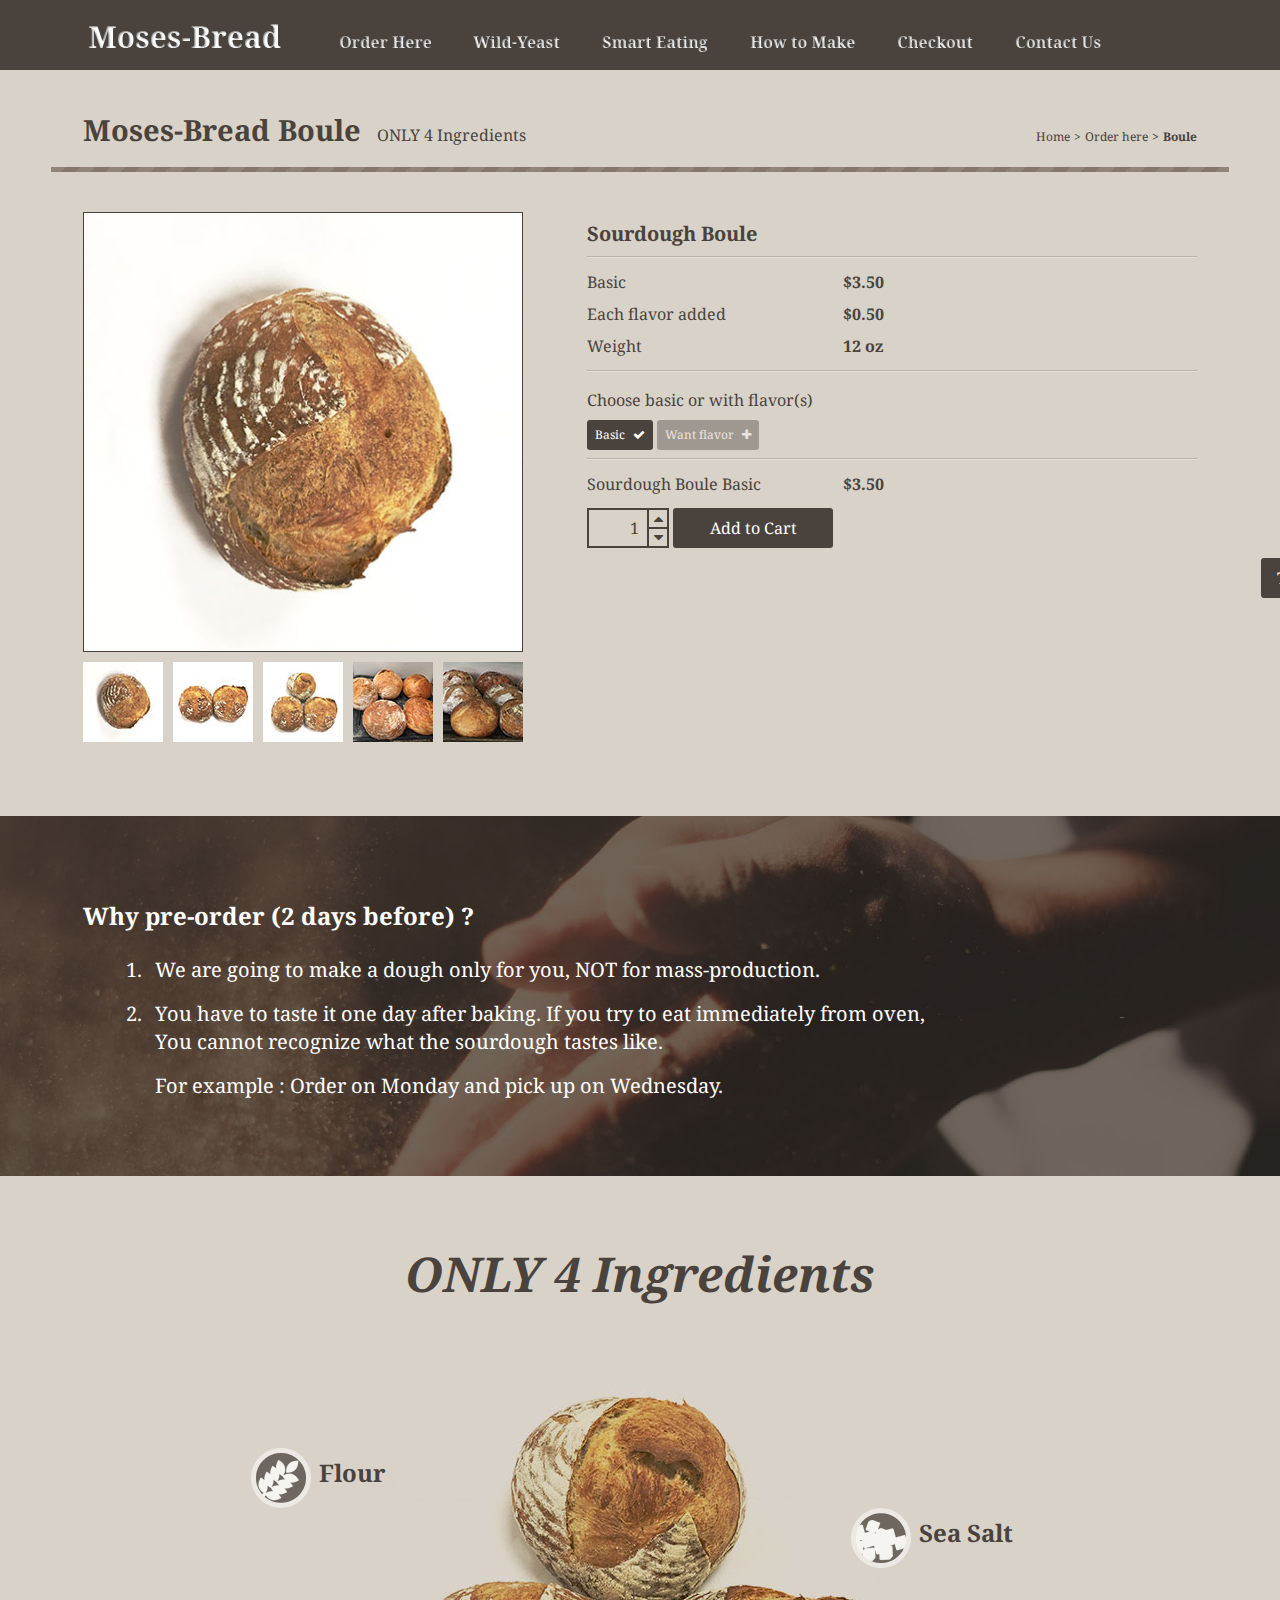
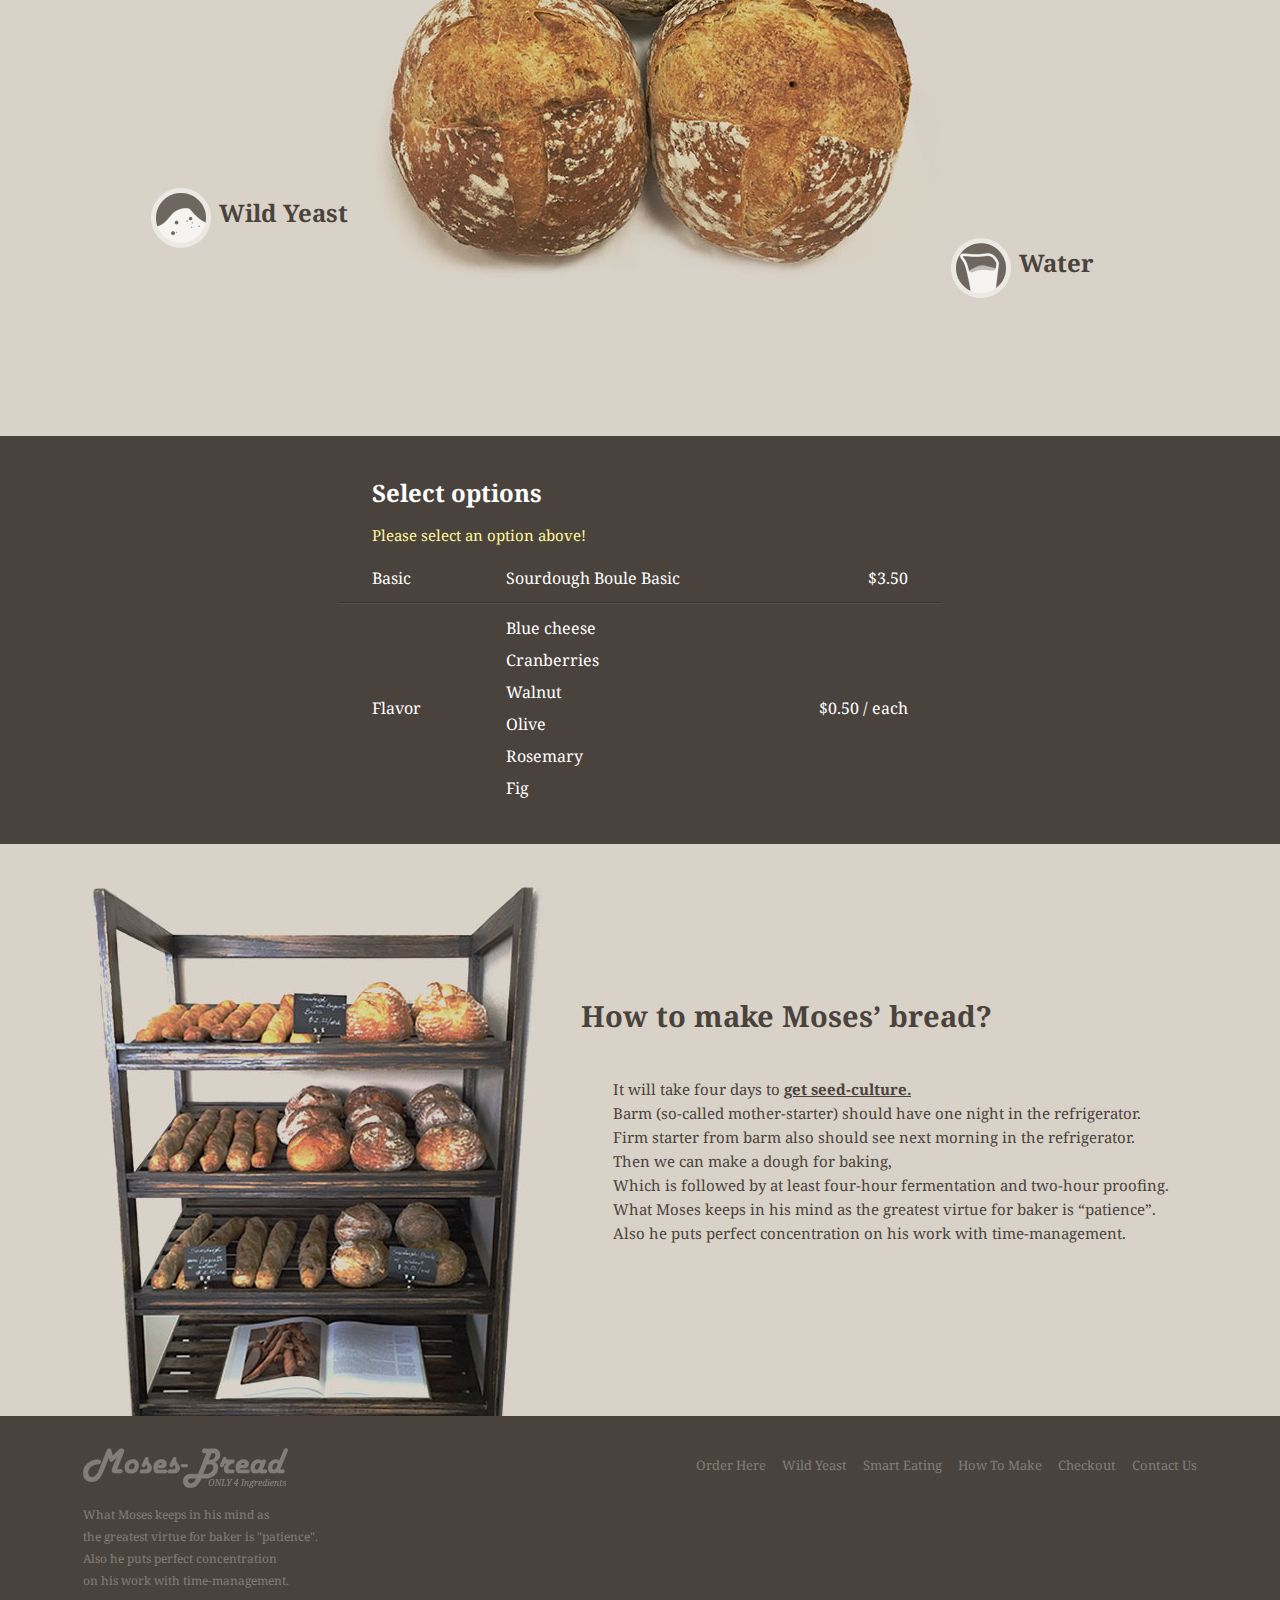
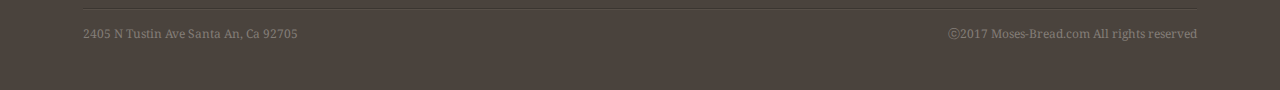
<file: menu_boule.html>
<!DOCTYPE html>
<html lang="en">
<head>
<meta charset="UTF-8">
<meta name="viewport" content="width=device-width, initial-scale=1.0, maximum-scale=1.0, user-scalable=no">
<meta http-equiv="X-UA-Compatible" content="ie=edge">
<link href="https://fonts.googleapis.com/css?family=Noto+Serif:400,400i,700,700i" rel="stylesheet">
<link href="css/font-awesome.min.css" rel="stylesheet">
<link href="css/style.css" rel="stylesheet">
<script src="js/cart.js"></script>
<script>
    window.addEventListener('load', function() {
        var cart = [];

        var orderPage = document.querySelector(".dkcart_order")
        new OrderPage(orderPage, "Sourdough Boule");
    })
</script>
<title>Moses-Bread</title>
</head>
<body>

<!-- wrap -->
<div class="wrap">

    <!-- header -->
    <header class="header">
        <!-- wrapper -->
        <div class="wrapper">
            <!-- logo-top -->
            <a class="logo logo-top pull-left" href="index.html" target="_self"><span>Moses-Bread</span></a>
            <!-- menu -->
            <ul class="menu pull-left">
                <li class="m-li"><a href="orderhere.html" target="_self"><span class="mbtn mbtn1">Order Here</span></a></li>
                <li class="m-li"><a href="wildyeast.html" target="_self"><span class="mbtn mbtn2">Wild Yeast</span></a></li>
                <li class="m-li"><a href="smarteating.html" target="_self"><span class="mbtn mbtn3">Smart Eating</span></a></li>
                <li class="m-li"><a href="howtomake.html" target="_self"><span class="mbtn mbtn4">How To Make</span></a></li>
                <li class="m-li"><a href="mycart.html" target="_self"><span class="mbtn mbtn5">Checkout</span></a></li>
                <li class="m-li"><a href="contactus.html" target="_self"><span class="mbtn mbtn6">Contact Us</span></a></li>
            </ul>
            <!-- // menu -->
        </div>
        <!-- // wrapper -->
    </header>
    <!-- // header -->

    <!-- container -->
    <section class="container goods">
        <!-- wrapper -->
        <div class="wrapper">
            <div class="title">
                <h2 class="pull-left"><strong>Moses-Bread Boule</strong></h2>
                <h5 class="pull-left">ONLY 4 Ingredients</h5>
                <ol class="breadcrumb pull-right">
                    <li class="pull-left"><a href="index.html">Home</a></li>
                    <li class="pull-left"><a href="orderhere.html">Order here</a></li>
                    <li class="pull-left active">Boule</li>
                </ol>
                <p class="line line-tit line-sprite"></p>
            </div>
        </div>
        <!-- // wrapper -->
        <!-- wrapper -->
        <div class="wrapper">
            <div class="flexbox dkcart_order">
                <div class="goods-prview">
                    <div class="preview-img"><img src="images/common/preview_boule_01.jpg" alt="preview_boule_01"></div>
                    <ul class="thumbs clearfix">
                        <li><img src="images/common/thumbs_boule_01.jpg" alt="thumbs_boule_01"></li>
                        <li><img src="images/common/thumbs_boule_02.jpg" alt="thumbs_boule_02"></li>
                        <li><img src="images/common/thumbs_boule_03.jpg" alt="thumbs_boule_03"></li>
                        <li><img src="images/common/thumbs_boule_04.jpg" alt="thumbs_boule_04"></li>
                        <li><img src="images/common/thumbs_boule_05.jpg" alt="thumbs_boule_05"></li>
                    </ul>
                </div>
                <div class="flexbox-inner">
                    <h4><strong>Sourdough Boule</strong></h4>
                    <p class="line line-top"></p>
                    <p class="line line-bottom"></p>
                    <dl class="dl-txt">
                        <dt class="sort">Basic</dt>
                        <dd><strong>$3.50</strong></dd>
                        <dt class="sort">Each flavor added</dt>
                        <dd><strong>$0.50</strong></dd>
                        <dt class="sort">Weight</dt>
                        <dd><strong>12 oz</strong></dd>
                    </dl>
                    <p class="line line-top"></p>
                    <p class="line line-bottom"></p>
                    <!-- options -->
                    <div class="options on quarter-vertical-padding">
                        <p class="options-tit">Choose basic or with flavor(s)</p>
                        
                        <input type="radio" id="r-basic" class="btn-checkout" name="withflavor" value="Basic" checked>
                        <label for="r-basic" class="btn btn-sm btn-bg btn-fade">Basic<i class="fa fa-plus" aria-hidden="true"></i><i class="fa fa-check" aria-hidden="true"></i></label>
                        
                        <input type="radio" id="r-flavor" class="btn-checkout" name="withflavor" value="Want flavor">
                        <label for="r-flavor" class="btn btn-sm btn-bg btn-fade">Want flavor<i class="fa fa-plus" aria-hidden="true"></i><i class="fa fa-check" aria-hidden="true"></i></label>
                    </div>
                    <!-- // options -->
                    <!-- options2 -->
                    <div class="options quarter-vertical-padding">
                        <p class="options-tit">How many floavors?</p>
                        
                        <input type="radio" id="r-one" class="btn-checkout" name="quantity-floavors" value="One" checked>
                        <label for="r-one" class="btn btn-sm btn-bg btn-fade">One<i class="fa fa-plus" aria-hidden="true"></i><i class="fa fa-check" aria-hidden="true"></i></label>
                        
                        <input type="radio" id="r-two" class="btn-checkout" name="quantity-floavors" value="Two">
                        <label for="r-two" class="btn btn-sm btn-bg btn-fade">Two<i class="fa fa-plus" aria-hidden="true"></i><i class="fa fa-check" aria-hidden="true"></i></label>
                    </div>
                    <!-- // options2 -->
                    <!-- options3 -->
                    <div class="options quarter-vertical-padding flavor_options">
                        <p class="options-tit">Choose flavor</p>

                        <input type="checkbox" id="c-bcheese" class="btn-checkout" name="chooseflavor" value="Blue cheese">
                        <label for="c-bcheese" class="btn btn-sm btn-bg btn-fade btn-bluecheese">Blue cheese<i class="fa fa-plus" aria-hidden="true"></i><i class="fa fa-check" aria-hidden="true"></i></label>
                        
                        <input type="checkbox" id="c-cranberry" class="btn-checkout" name="chooseflavor" value="Cranberry">
                        <label for="c-cranberry" class="btn btn-sm btn-bg btn-fade btn-cranberry">Cranberry<i class="fa fa-plus" aria-hidden="true"></i><i class="fa fa-check" aria-hidden="true"></i></label>
                        
                        <input type="checkbox" id="c-walnut" class="btn-checkout" name="chooseflavor" value="Walnut">
                        <label for="c-walnut" class="btn btn-sm btn-bg btn-fade btn-walnut">Walnut<i class="fa fa-plus" aria-hidden="true"></i><i class="fa fa-check" aria-hidden="true"></i></label>
                        
                        <input type="checkbox" id="c-olive" class="btn-checkout" name="chooseflavor" value="Olive">
                        <label for="c-olive" class="btn btn-sm btn-bg btn-fade btn-olive">Olive<i class="fa fa-plus" aria-hidden="true"></i><i class="fa fa-check" aria-hidden="true"></i></label>
                        
                        <input type="checkbox" id="c-rosemary" class="btn-checkout" name="chooseflavor" value="Rosemary">
                        <label for="c-rosemary" class="btn btn-sm btn-bg btn-fade btn-rosemary">Rosemary<i class="fa fa-plus" aria-hidden="true"></i><i class="fa fa-check" aria-hidden="true"></i></label>
                        
                        <input type="checkbox" id="c-fig" class="btn-checkout" name="chooseflavor" value="Fig">
                        <label for="c-fig" class="btn btn-sm btn-bg btn-fade btn-fig">Fig<i class="fa fa-plus" aria-hidden="true"></i><i class="fa fa-check" aria-hidden="true"></i></label>
                    </div>
                    <!-- // options3 -->
                    <p class="line line-top"></p>
                    <p class="line line-bottom"></p>
                    <dl class="dl-txt">
                        <dt class="sort">Sourdough Boule Basic</dt>
                        <dd><strong class="h5" id="final_price">$3.50</strong></dd>
                    </dl>
                    <!-- tip-wrap -->
                    <div class="clearfix tip-wrap">                        
                        <div class="quantity-wrap  border-on">
                            <input class="quantity-inner quantity-input  border-on txt-right" type="text" name="quantity" id="quantity" maxlength="3" value="1">
                            <div class="quantity-inner">
                                <button class="btn-caret btn-caret-up border-on" type="button">
                                    <i class="fa fa-caret-up" aria-hidden="true" id="quantity_more"></i></button>
                                <button class="btn-caret btn-caret-down border-on" type="button">
                                    <i class="fa fa-caret-down" aria-hidden="true" id="quantity_less"></i>
                                </button>
                            </div>
                        </div>
                        <button class="btn btn-goods btn-bg" type="button" id="addToCart">Add to Cart</button>
                        <!-- <button class="btn btn-goods" type="button" onclick="location.href='mycart.html'">Checkout</button> -->
                        <!-- tip -->
                        <div class="tip" style="top: -20px; left: 160px;">
                            <div class="tip-inner">
                                <i class="fa fa-caret-down" aria-hidden="true"></i>
                                <span class="tip-txt">ADDED</span>
                            </div>
                        </div>
                        <!-- // tip -->
                    </div>
                    <!-- // tip-wrap -->
                </div>
            </div>
        </div>
        <!-- // wrapper -->
    </section>
    <!-- // container -->

    <!-- container -->
    <section class="container goods bg-img bg_2day font-white-color">
        <!-- container-vertical -->
        <div class="container-vertical">
            <!-- container-inner -->
            <div class="container-inner">
                <!-- wrapper -->
                <div class="wrapper">
                    <div class="horizontal-margin">
                        <h3 class="half-vertical-padding"><strong>Why pre-order (2 days before) ?</strong></h3>
                        <ol class="style-on double-horizontal-margin">
                            <li class="h4">We are going to make a dough only for you, NOT for mass-production.
                            <li class="h4">You have to taste it one day after baking. If you try to eat immediately from oven,<br />You cannot recognize what the sourdough tastes like.</li>
                            <li class="h4 style-none">For example : Order on Monday and pick up on Wednesday.</li>
                        </ol>
                    </div>
                </div>
                <!-- // wrapper -->
            </div>
            <!-- // container-inner -->
        </div>
        <!-- // container-vertical -->
    </section>
    <!-- // container -->
    
    <!-- container -->
    <section class="container goods only4">
        <!-- container-vertical -->
        <div class="container-vertical">
            <!-- container-inner -->
            <div class="container-inner">
                <!-- wrapper -->
                <div class="wrapper">
                    <h1 class="txt-center vertical-padding"><strong><i>ONLY 4 Ingredients</i></strong></h1>
                    <div class="bg_only4_boule"></div>
                    <div class="icon-box goods-boule icon-box1 clearfix">
                        <div class="icon pull-left"><img src="images/common/icon_flour_white.png" alt="icon-flour" /></div>
                        <div class="icon-txt pull-left">
                            <h3><strong>Flour</strong></h3>
                            <p class="subtit hidden">Healthy bread flour that <br />does notcontain anything</p>
                        </div>
                    </div>
                    <div class="icon-box goods-boule icon-box2 clearfix">
                        <div class="icon pull-left"><img src="images/common/icon_wildyeast_white.png" alt="icon-wildyeast" /></div>
                        <div class="icon-txt pull-left">
                            <h3><strong>Wild Yeast</strong></h3>
                            <p class="subtit hidden">Moses's Nature-friendly<br />micro-organism farming</p>
                        </div>
                    </div>
                    <div class="icon-box goods-boule icon-box3 clearfix">
                        <div class="icon pull-left"><img src="images/common/icon_seasalt_white.png" alt="icon-seasalt" /></div>
                        <div class="icon-txt pull-left">
                            <h3><strong>Sea Salt</strong></h3>
                            <p class="subtit hidden">Clean & fine sea-salt</p>
                        </div>
                    </div>
                    <div class="icon-box goods-boule icon-box4 clearfix">
                        <div class="icon pull-left"><img src="images/common/icon_water_white.png" alt="icon-water" /></div>
                        <div class="icon-txt pull-left">
                            <h3><strong>Water</strong></h3>
                            <p class="subtit hidden">Moses uses only <br />purified water</p>
                        </div>
                    </div>
                </div>
                <!-- // wrapper -->
            </div>
            <!-- // container-inner -->
        </div>
        <!-- // container-vertical -->
    </section>
    <!-- // container -->
    
    <!-- container -->
    <section class="container select-options bg-point-color font-white-color">
        <!-- container-vertical -->
        <div class="container-vertical">
            <!-- container-inner -->
            <div class="container-inner">
                <!-- wrapper -->
                <div class="wrapper wrapper-sm">
                    <h3 class="horizontal-padding"><strong>Select options</strong></h3>
                    <h6 class="font-yellow-color horizontal-padding">Please select an option above!</h6>
                    <div class="flexbox">
                        <div class="flexbox-inner">Basic</div>
                        <div class="flexbox-inner flexbox-inner2">Sourdough Boule Basic</div>
                        <div class="flexbox-inner txt-right">$3.50</div>
                    </div>
                    <p class="line line-top-dark"></p>
                    <p class="line line-bottom-dark"></p>
                    <div class="flexbox">
                        <div class="flexbox-inner mid-align">Flavor</div>
                        <div class="flexbox-inner flexbox-inner2">
                            <p>Blue cheese</p>
                            <p>Cranberries</p>
                            <p>Walnut</p>
                            <p>Olive</p>
                            <p>Rosemary</p>
                            <p>Fig</p>
                        </div>
                        <div class="flexbox-inner mid-align txt-right">$0.50 / each</div>
                    </div>
                </div>
                <!-- // wrapper -->
            </div>
            <!-- // container-inner -->
        </div>
        <!-- // container-vertical -->
    </section>
    <!-- // container -->

    <!-- container -->
    <section class="container goods-howtomake">
            <!-- container-vertical -->
            <div class="container-vertical">
                <!-- container-inner -->
                <div class="container-inner">
                    <!-- wrapper -->
                    <div class="wrapper">
                        <div class="flexbox">
                            <div class="bg_howtomake"></div>
                            <div class="flexbox-inner">
                                <h2><strong>How to make Moses’ bread?</strong></h2>
                                <p class="base-padding">
                                    It will take four days to <a class="alink" href="seedculture.html" target="_self"><strong>get seed-culture.</strong></a>
                                    <br /> Barm (so-called mother-starter) should have one night in the refrigerator.
                                    <br /> Firm starter from barm also should see next morning in the refrigerator.
                                    <br /> Then we can make a dough for baking,
                                    <br /> Which is followed by at least four-hour fermentation and two-hour proofing.
                                    <br /> What Moses keeps in his mind as the greatest virtue for baker is “patience”.
                                    <br /> Also he puts perfect concentration on his work with time-management.
                                </p>
                            </div>
                        </div>
                    </div>
                    <!-- // wrapper -->
                </div>
                <!-- // container-inner -->
            </div>
            <!-- // container-vertical -->
        </section>
        <!-- // container -->

    <!-- btn-top -->
    <button class="btn btn-bg btn-top" type="button" onclick="location.href='#top'">Top</button>

    <!-- footer -->
    <footer class="footer">
        <!-- wrapper -->
        <div class="wrapper">
            <!-- logo-bottom -->
            <a class="logo logo-bottom pull-left" href="index.html" target="_self"><span>Moses-Bread</span></a>
            <!-- menu -->
            <ul class="menu pull-right">
                <li class="m-li"><a href="orderhere.html" target="_self">Order Here</a></li>
                <li class="m-li"><a href="wildyeast.html" target="_self">Wild Yeast</a></li>
                <li class="m-li"><a href="smarteating.html" target="_self">Smart Eating</a></li>
                <li class="m-li"><a href="howtomake.html" target="_self">How To Make</a></li>
                <li class="m-li"><a href="mycart.html" target="_self">Checkout</a></li>
                <li class="m-li"><a href="contactus.html" target="_self">Contact Us</a></li>
            </ul>
            <!-- // menu -->
        </div>
        <!-- // wrapper -->
        <!-- wrapper -->
        <div class="wrapper">
            <!-- article -->
            <article class="content">
                What Moses keeps in his mind as<br />
                the greatest virtue for baker is "patience".<br />
                Also he puts perfect concentration<br />
                on his work with time-management.
            </article>
            <!-- // article -->
            <p class="line line-top-dark"></p>
            <p class="line line-bottom-dark"></p>
        </div>
        <!-- // wrapper -->
        <!-- wrapper -->
        <div class="wrapper footer-end">
            <div class="adress pull-left">2405 N Tustin Ave Santa An, Ca 92705</div>
            <div class="copylight pull-right">ⓒ2017 Moses-Bread.com All rights reserved</div>
        </div>
        <!-- // wrapper -->
    </footer>
    <!-- // footer -->

</div>
<!-- // wrap -->
    
</body>
</html>
</file>
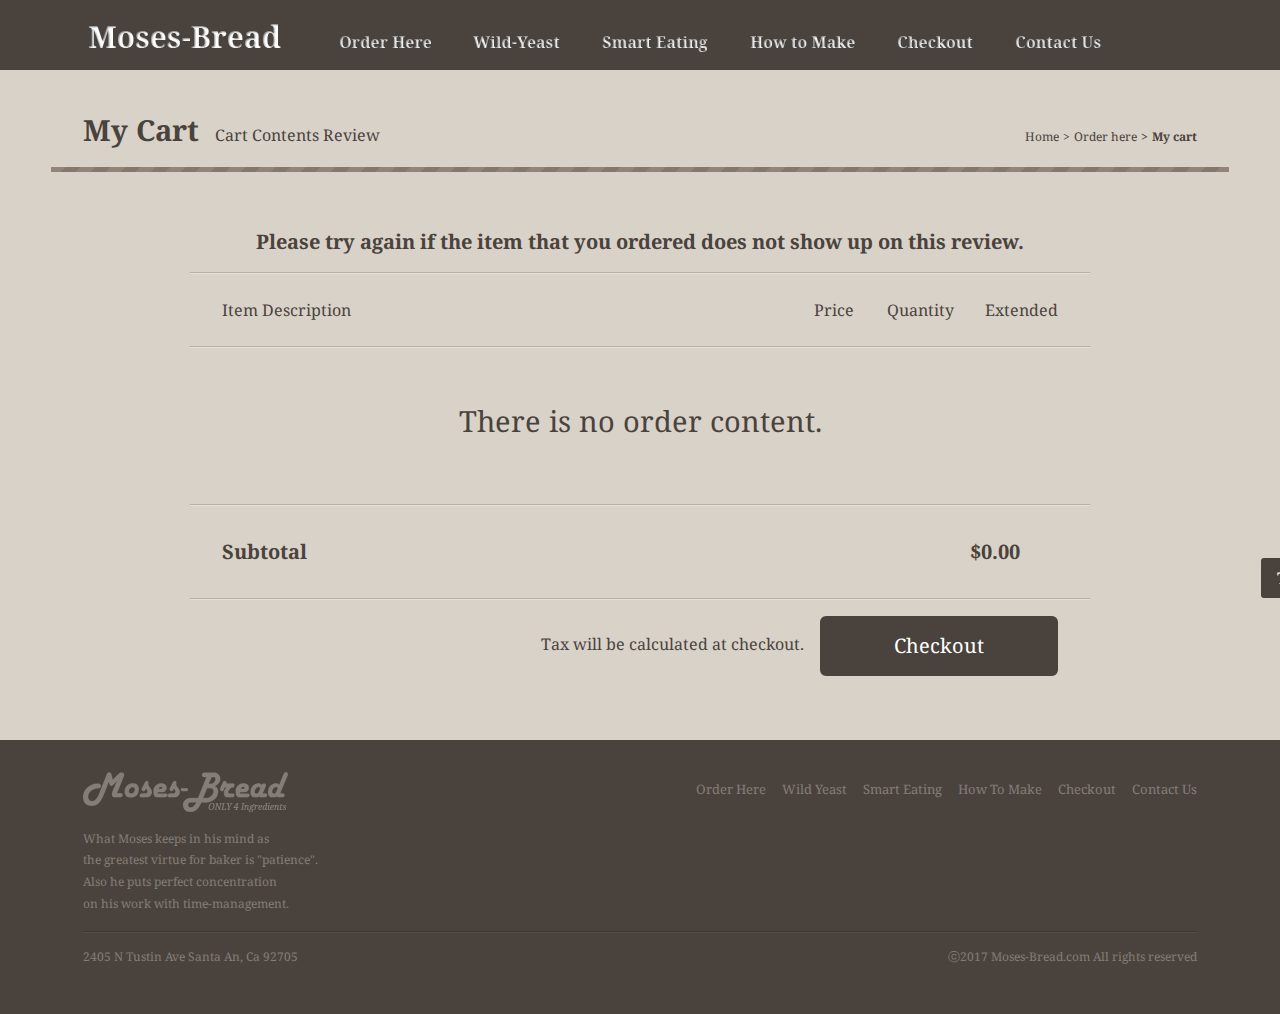
<file: mycart.html>
<!DOCTYPE html>
<html lang="en">
<head>
<meta charset="UTF-8">
<meta name="viewport" content="width=device-width, initial-scale=1.0, maximum-scale=1.0, user-scalable=no">
<meta http-equiv="X-UA-Compatible" content="ie=edge">
<link href="https://fonts.googleapis.com/css?family=Noto+Serif:400,400i,700,700i" rel="stylesheet">
<link href="css/font-awesome.min.css" rel="stylesheet">
<link href="css/style.css" rel="stylesheet">
<style>
    #cart_item_template { display: none }
</style>
<script src="js/cart.js"></script>
<script>
    window.addEventListener('load', function() {
        new Cart(document.querySelector("#cart"));
    })
</script>

<title>Moses-Bread</title>
</head>
<body>

<!-- wrap -->
<div class="wrap">

    <!-- header -->
    <header class="header">
        <!-- wrapper -->
        <div class="wrapper">
            <!-- logo-top -->
            <a class="logo logo-top pull-left" href="index.html" target="_self"><span>Moses-Bread</span></a>
            <!-- menu -->
            <ul class="menu pull-left">
                <li class="m-li"><a href="orderhere.html" target="_self"><span class="mbtn mbtn1">Order Here</span></a></li>
                <li class="m-li"><a href="wildyeast.html" target="_self"><span class="mbtn mbtn2">Wild Yeast</span></a></li>
                <li class="m-li"><a href="smarteating.html" target="_self"><span class="mbtn mbtn3">Smart Eating</span></a></li>
                <li class="m-li"><a href="howtomake.html" target="_self"><span class="mbtn mbtn4">How To Make</span></a></li>
                <li class="m-li"><a href="mycart.html" target="_self"><span class="mbtn mbtn5">Checkout</span></a></li>
                <li class="m-li"><a href="contactus.html" target="_self"><span class="mbtn mbtn6">Contact Us</span></a></li>
            </ul>
            <!-- // menu -->
        </div>
        <!-- // wrapper -->
    </header>
    <!-- // header -->

    <!-- container -->
    <section class="container mycart">
        <!-- wrapper -->
        <div class="wrapper">
            <div class="title">
                <h2 class="pull-left"><strong>My Cart</strong></h2>
                <h5 class="pull-left">Cart Contents Review</h5>
                <ol class="breadcrumb pull-right">
                    <li class="pull-left"><a href="index.html">Home</a></li>
                    <li class="pull-left"><a href="orderhere.html">Order here</a></li>
                    <li class="pull-left active">My cart</li>
                </ol>
                <p class="line line-tit line-sprite"></p>
            </div>
        </div>
        <!-- // wrapper -->
        <!-- wrapper -->
        <div class="wrapper">
            <div class="wrapper wrapper-mid">
                <div class="vertical-margin txt-center">
                    <h4 class="half-vertical-padding"><strong>Please try again if the item that you ordered does not show up on this review.</strong></h4>
                    <p class="line line-top"></p>
                    <p class="line line-bottom"></p>
                    <table class="order-table order-table-mycart txt-right half-vertical-margin" id="cart" width="100%" border="0" cellpadding="0" cellspacing="0">
                        <tr>
                            <th class="first txt-left">Item Description</th>
                            <th>Price</th>
                            <th>Quantity</th>
                            <th class="last">Extended</th>
                        </tr>
                        <tr>
                            <td class="half-vertical-padding" colspan="4">
                                <p class="line line-top"></p>
                                <p class="line line-bottom"></p>    
                            </td>
                        </tr>
                        <tr class="no-order" style="display: none">
                            <td colspan="4" class="txt-center"><p class="base-padding"><span class="h2">There is no order content.</span></p></td>
                        </tr>
                        <!-- cart content -->
                        <tr id="cart_item_template">
                            <td class="first txt-left">
                                <span class="thumbs"><a href="menu_baguette.html" target="_self"><img src="images/common/thumbs_baguette_01.jpg" alt="thumbs_baguette" /></a></span>
                                <button class="btn btn-sm btn-bg" type="button">Sourdough Baguette</button>
                                <!--                                 
                                <button class="btn btn-sm btn-bg btn-bluecheese active" type="button">Blue cheese<i class="fa fa-times" aria-hidden="true"></i></button>
                                <button class="btn btn-sm btn-bg btn-cranberry active" type="button">Cranberry<i class="fa fa-times" aria-hidden="true"></i></button>
                                 -->
                            </td>
                            <td>4.50</td>
                            <td>
                                <div class="quantity-wrap">
                                    <input class="quantity-inner quantity-input border-on txt-right" type="text" name="quantity" maxlength="3" value="2">
                                    <div class="quantity-inner">
                                        <button class="btn-caret btn-caret-up" type="button"><i class="fa fa-caret-up" aria-hidden="true"></i></button>
                                        <button class="btn-caret btn-caret-down" type="button"><i class="fa fa-caret-down" aria-hidden="true"></i></button>
                                    </div>
                                </div>
                            </td>
                            <td class="last"><span>9.00</span><button class="btn btn-sm btn-bg" type="button"><i class="fa fa-times" aria-hidden="true"></i></button></td>
                        </tr>
                        <!-- // cart content -->
                        <tr id="cart_content_end">
                            <td class="half-vertical-padding" colspan="4">
                                <p class="line line-top"></p>
                                <p class="line line-bottom"></p>    
                            </td>
                        </tr>
                        <tr>
                            <td class="first txt-left total"><strong>Subtotal</strong></td>
                            <td></td>
                            <td></td>
                            <td class="last total"><strong style="margin-right: 38px;"></strong></td>
                        </tr>
                    </table>
                    <p class="line line-top"></p>
                    <p class="line line-bottom"></p>
                    <div class="clearfix horizontal-margin half-vertical-margin">
                        <button class="btn btn-big btn-bg pull-right" type="button" onclick="location.href='checkout.html'"><span class="h4 quarter-horizontal-margin">Checkout</span></button>
                        <p class="h5 txt-right pull-right half-horizontal-margin" style="margin-top: 9px">Tax will be calculated at checkout.</p>
                    </div>
                </div>
            </div>
        </div>
        <!-- // wrapper -->
    </section>
    <!-- // container -->
    
    <!-- btn-top -->
    <button class="btn btn-bg btn-top" type="button" onclick="location.href='#top'">Top</button>

    <!-- footer -->
    <footer class="footer">
        <!-- wrapper -->
        <div class="wrapper">
            <!-- logo-bottom -->
            <a class="logo logo-bottom pull-left" href="index.html" target="_self"><span>Moses-Bread</span></a>
            <!-- menu -->
            <ul class="menu pull-right">
                <li class="m-li"><a href="orderhere.html" target="_self">Order Here</a></li>
                <li class="m-li"><a href="wildyeast.html" target="_self">Wild Yeast</a></li>
                <li class="m-li"><a href="smarteating.html" target="_self">Smart Eating</a></li>
                <li class="m-li"><a href="howtomake.html" target="_self">How To Make</a></li>
                <li class="m-li"><a href="mycart.html" target="_self">Checkout</a></li>
                <li class="m-li"><a href="contactus.html" target="_self">Contact Us</a></li>
            </ul>
            <!-- // menu -->
        </div>
        <!-- // wrapper -->
        <!-- wrapper -->
        <div class="wrapper">
            <!-- article -->
            <article class="content">
                What Moses keeps in his mind as<br />
                the greatest virtue for baker is "patience".<br />
                Also he puts perfect concentration<br />
                on his work with time-management.
            </article>
            <!-- // article -->
            <p class="line line-top-dark"></p>
            <p class="line line-bottom-dark"></p>
        </div>
        <!-- // wrapper -->
        <!-- wrapper -->
        <div class="wrapper footer-end">
            <div class="adress pull-left">2405 N Tustin Ave Santa An, Ca 92705</div>
            <div class="copylight pull-right">ⓒ2017 Moses-Bread.com All rights reserved</div>
        </div>
        <!-- // wrapper -->
    </footer>
    <!-- // footer -->

</div>
<!-- // wrap -->
    
</body>
</html>
</file>
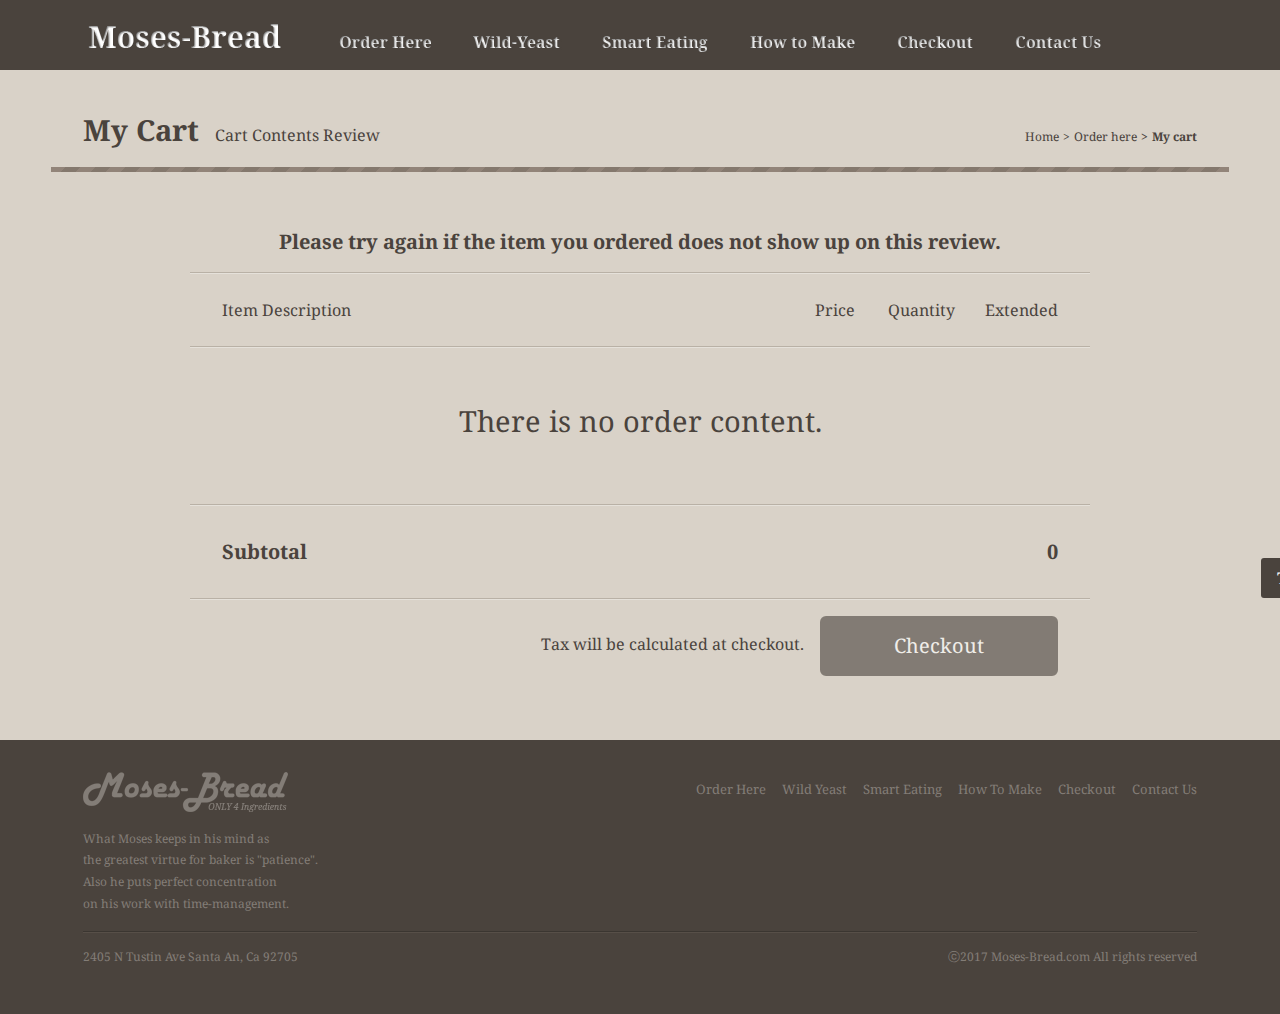
<file: mycart_none.html>
<!DOCTYPE html>
<html lang="en">
<head>
<meta charset="UTF-8">
<meta name="viewport" content="width=device-width, initial-scale=1.0, maximum-scale=1.0, user-scalable=no">
<meta http-equiv="X-UA-Compatible" content="ie=edge">
<link href="https://fonts.googleapis.com/css?family=Noto+Serif:400,400i,700,700i" rel="stylesheet">
<link href="css/font-awesome.min.css" rel="stylesheet">
<link href="css/style.css" rel="stylesheet">
<title>Moses-Bread</title>
</head>
<body>

<!-- wrap -->
<div class="wrap">

    <!-- header -->
    <header class="header">
        <!-- wrapper -->
        <div class="wrapper">
            <!-- logo-top -->
            <a class="logo logo-top pull-left" href="index.html" target="_self"><span>Moses-Bread</span></a>
            <!-- menu -->
            <ul class="menu pull-left">
                <li class="m-li"><a href="orderhere.html" target="_self"><span class="mbtn mbtn1">Order Here</span></a></li>
                <li class="m-li"><a href="wildyeast.html" target="_self"><span class="mbtn mbtn2">Wild Yeast</span></a></li>
                <li class="m-li"><a href="smarteating.html" target="_self"><span class="mbtn mbtn3">Smart Eating</span></a></li>
                <li class="m-li"><a href="howtomake.html" target="_self"><span class="mbtn mbtn4">How To Make</span></a></li>
                <li class="m-li"><a href="mycart.html" target="_self"><span class="mbtn mbtn5">Checkout</span></a></li>
                <li class="m-li"><a href="contactus.html" target="_self"><span class="mbtn mbtn6">Contact Us</span></a></li>
            </ul>
            <!-- // menu -->
        </div>
        <!-- // wrapper -->
    </header>
    <!-- // header -->

    <!-- container -->
    <section class="container mycart">
        <!-- wrapper -->
        <div class="wrapper">
            <div class="title">
                <h2 class="pull-left"><strong>My Cart</strong></h2>
                <h5 class="pull-left">Cart Contents Review</h5>
                <ol class="breadcrumb pull-right">
                    <li class="pull-left"><a href="index.html">Home</a></li>
                    <li class="pull-left"><a href="orderhere.html">Order here</a></li>
                    <li class="pull-left active">My cart</li>
                </ol>
                <p class="line line-tit line-sprite"></p>
            </div>
        </div>
        <!-- // wrapper -->
        <!-- wrapper -->
        <div class="wrapper">
            <div class="wrapper wrapper-mid">
                <div class="vertical-margin txt-center">
                    <h4 class="half-vertical-padding"><strong>Please try again if the item you ordered does not show up on this review.</strong></h4>
                    <p class="line line-top"></p>
                    <p class="line line-bottom"></p>
                    <table class="order-table order-table-mycart txt-right half-vertical-margin" width="100%" border="0" cellpadding="0" cellspacing="0">
                        <tr>
                            <th class="first txt-left">Item Description</th>
                            <th>Price</th>
                            <th>Quantity</th>
                            <th class="last">Extended</th>
                        </tr>
                        <tr>
                            <td class="half-vertical-padding" colspan="4">
                                <p class="line line-top"></p>
                                <p class="line line-bottom"></p>    
                            </td>
                        </tr>
                        <tr class="no-order">
                            <td colspan="4" class="txt-center"><p class="base-padding"><span class="h2">There is no order content.</span></p></td>
                        </tr>
                        <tr>
                            <td class="half-vertical-padding" colspan="4">
                                <p class="line line-top"></p>
                                <p class="line line-bottom"></p>    
                            </td>
                        </tr>
                        <tr>
                            <td class="first txt-left total"><strong>Subtotal</strong></td>
                            <td></td>
                            <td></td>
                            <td class="last total"><strong>0</strong></td>
                        </tr>
                    </table>
                    <p class="line line-top"></p>
                    <p class="line line-bottom"></p>
                    <div class="clearfix horizontal-margin half-vertical-margin">
                        <button class="btn btn-big btn-bg pull-right" type="button" onclick="location.href='checkout.html'" disabled="disabled"><span class="h4 quarter-horizontal-margin">Checkout</span></button>
                        <p class="h5 txt-right pull-right half-horizontal-margin" style="margin-top: 9px">Tax will be calculated at checkout.</p>
                    </div>
                </div>
            </div>
        </div>
        <!-- // wrapper -->
    </section>
    <!-- // container -->
    
    <!-- btn-top -->
    <button class="btn btn-bg btn-top" type="button" onclick="location.href='#top'">Top</button>

    <!-- footer -->
    <footer class="footer">
        <!-- wrapper -->
        <div class="wrapper">
            <!-- logo-bottom -->
            <a class="logo logo-bottom pull-left" href="index.html" target="_self"><span>Moses-Bread</span></a>
            <!-- menu -->
            <ul class="menu pull-right">
                <li class="m-li"><a href="orderhere.html" target="_self">Order Here</a></li>
                <li class="m-li"><a href="wildyeast.html" target="_self">Wild Yeast</a></li>
                <li class="m-li"><a href="smarteating.html" target="_self">Smart Eating</a></li>
                <li class="m-li"><a href="howtomake.html" target="_self">How To Make</a></li>
                <li class="m-li"><a href="mycart.html" target="_self">Checkout</a></li>
                <li class="m-li"><a href="contactus.html" target="_self">Contact Us</a></li>
            </ul>
            <!-- // menu -->
        </div>
        <!-- // wrapper -->
        <!-- wrapper -->
        <div class="wrapper">
            <!-- article -->
            <article class="content">
                What Moses keeps in his mind as<br />
                the greatest virtue for baker is "patience".<br />
                Also he puts perfect concentration<br />
                on his work with time-management.
            </article>
            <!-- // article -->
            <p class="line line-top-dark"></p>
            <p class="line line-bottom-dark"></p>
        </div>
        <!-- // wrapper -->
        <!-- wrapper -->
        <div class="wrapper footer-end">
            <div class="adress pull-left">2405 N Tustin Ave Santa An, Ca 92705</div>
            <div class="copylight pull-right">ⓒ2017 Moses-Bread.com All rights reserved</div>
        </div>
        <!-- // wrapper -->
    </footer>
    <!-- // footer -->

</div>
<!-- // wrap -->
    
</body>
</html>
</file>
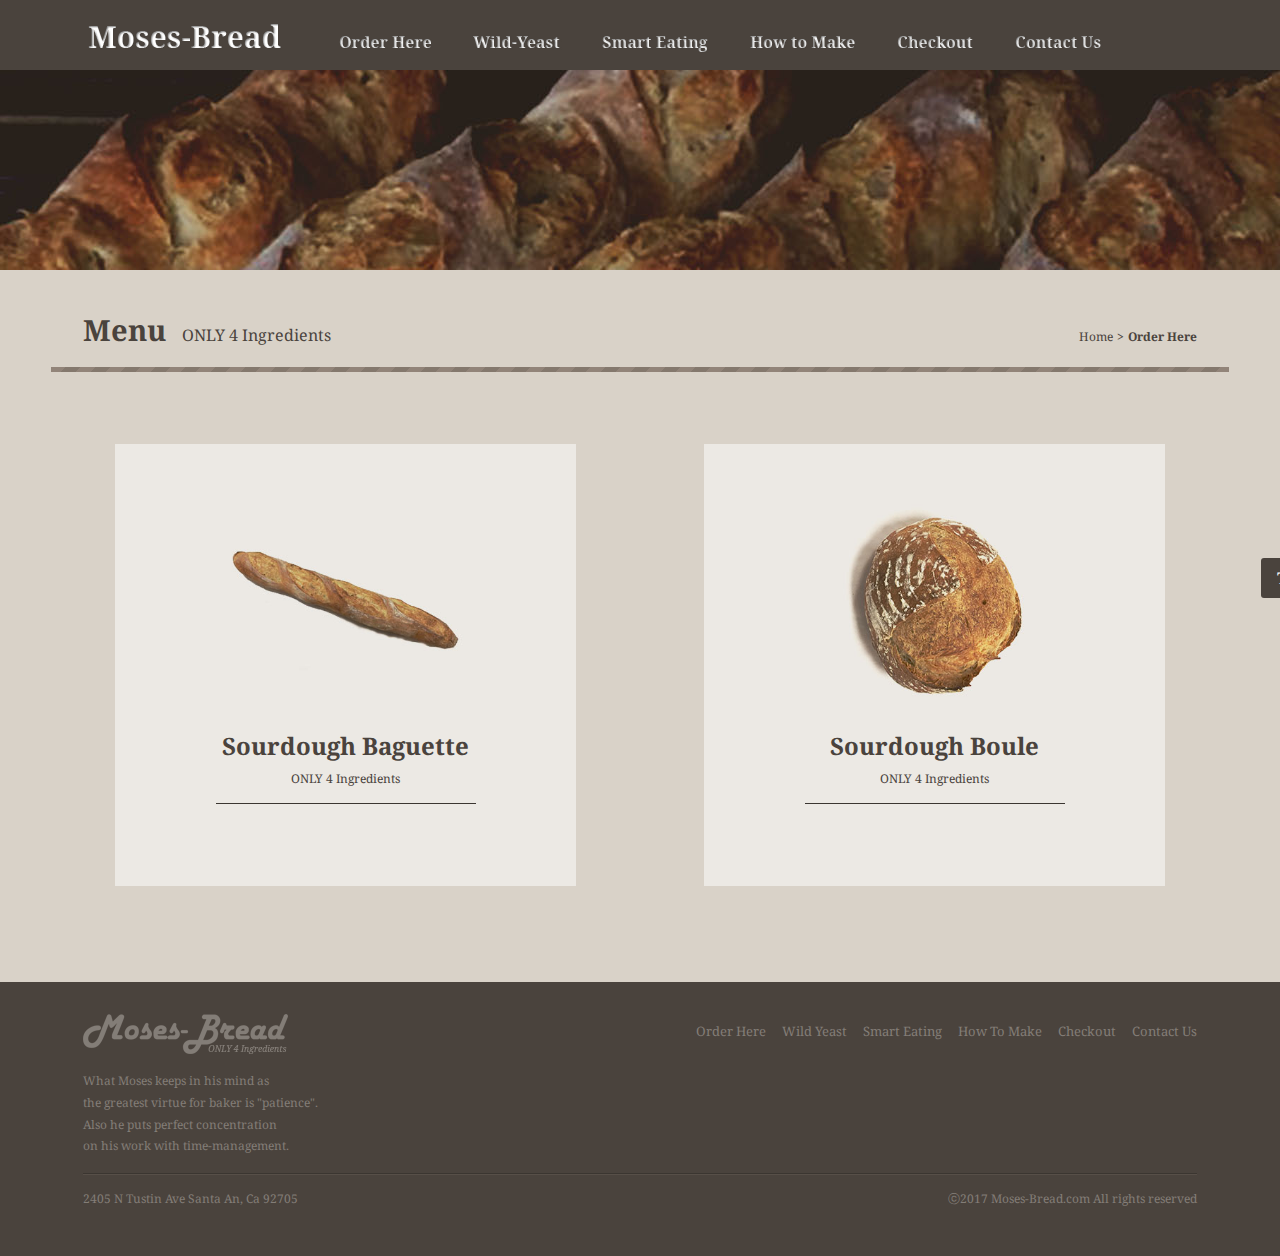
<file: orderhere.html>
<!DOCTYPE html>
<html lang="en">
<head>
<meta charset="UTF-8">
<meta name="viewport" content="width=device-width, initial-scale=1.0, maximum-scale=1.0, user-scalable=no">
<meta http-equiv="X-UA-Compatible" content="ie=edge">
<link href="https://fonts.googleapis.com/css?family=Noto+Serif:400,400i,700,700i" rel="stylesheet">
<link href="css/font-awesome.min.css" rel="stylesheet">
<link href="css/style.css" rel="stylesheet">
<title>Moses-Bread</title>
</head>
<body>

<!-- wrap -->
<div class="wrap">

    <!-- header -->
    <header class="header">
        <!-- wrapper -->
        <div class="wrapper">
            <!-- logo-top -->
            <a class="logo logo-top pull-left" href="index.html" target="_self"><span>Moses-Bread</span></a>
            <!-- menu -->
            <ul class="menu pull-left">
                <li class="m-li"><a href="orderhere.html" target="_self"><span class="mbtn mbtn1">Order Here</span></a></li>
                <li class="m-li"><a href="wildyeast.html" target="_self"><span class="mbtn mbtn2">Wild Yeast</span></a></li>
                <li class="m-li"><a href="smarteating.html" target="_self"><span class="mbtn mbtn3">Smart Eating</span></a></li>
                <li class="m-li"><a href="howtomake.html" target="_self"><span class="mbtn mbtn4">How To Make</span></a></li>
                <li class="m-li"><a href="mycart.html" target="_self"><span class="mbtn mbtn5">Checkout</span></a></li>
                <li class="m-li"><a href="contactus.html" target="_self"><span class="mbtn mbtn6">Contact Us</span></a></li>
            </ul>
            <!-- // menu -->
        </div>
        <!-- // wrapper -->
    </header>
    <!-- // header -->

    <!-- container -->
    <section class="container bg-img bg-orderhere">
    </section>
    <!-- // container -->

    <!-- container -->
    <section class="container orderhere">
        <!-- wrapper -->
        <div class="wrapper">
            <div class="title">
                <h2 class="pull-left"><strong>Menu</strong></h2>
                <h5 class="pull-left">ONLY 4 Ingredients</h5>
                <ol class="breadcrumb pull-right">
                    <li class="pull-left"><a href="index.html">Home</a></li>
                    <li class="pull-left active">Order Here</li>
                </ol>
                <p class="line line-tit line-sprite"></p>
            </div>
        </div>
        <!-- // wrapper -->
        <!-- wrapper -->
        <div class="wrapper">
            <div class="flexbox txt-center">
                <div class="flexbox-inner">
                    <div class="bg-light-color base-padding">
                        <a href="menu_baguette.html" target="_self">
                            <div class="thumb"><img src="images/common/thumb_order_baguette.jpg" alt="bagutte" /></div>
                            <h3><strong>Sourdough Baguette</strong></h3>
                            <p class="subtit">ONLY 4 Ingredients</p>
                            <p class="line line-top-dark"></p>
                            <p class="h3"><strong>&nbsp;</strong></p>
                        </a>
                    </div>
                </div>
                <div class="flexbox-inner">
                    <div class="bg-light-color base-padding">
                        <a href="menu_boule.html" target="_self">
                            <div class="thumb"><img src="images/common/thumb_order_boule.jpg" alt="bagutte" /></div>
                            <h3><strong>Sourdough Boule</strong></h3>
                            <p class="subtit">ONLY 4 Ingredients</p>
                            <p class="line line-top-dark"></p>
                            <p class="h3"><strong>&nbsp;</strong></p>
                        </a>
                    </div>
                </div>
            </div>
        </div>
        <!-- // wrapper -->
    </section>
    <!-- // container -->
    
    <!-- btn-top -->
    <button class="btn btn-bg btn-top" type="button" onclick="location.href='#top'">Top</button>

    <!-- footer -->
    <footer class="footer">
        <!-- wrapper -->
        <div class="wrapper">
            <!-- logo-bottom -->
            <a class="logo logo-bottom pull-left" href="index.html" target="_self"><span>Moses-Bread</span></a>
            <!-- menu -->
            <ul class="menu pull-right">
                <li class="m-li"><a href="orderhere.html" target="_self">Order Here</a></li>
                <li class="m-li"><a href="wildyeast.html" target="_self">Wild Yeast</a></li>
                <li class="m-li"><a href="smarteating.html" target="_self">Smart Eating</a></li>
                <li class="m-li"><a href="howtomake.html" target="_self">How To Make</a></li>
                <li class="m-li"><a href="mycart.html" target="_self">Checkout</a></li>
                <li class="m-li"><a href="contactus.html" target="_self">Contact Us</a></li>
            </ul>
            <!-- // menu -->
        </div>
        <!-- // wrapper -->
        <!-- wrapper -->
        <div class="wrapper">
            <!-- article -->
            <article class="content">
                What Moses keeps in his mind as<br />
                the greatest virtue for baker is "patience".<br />
                Also he puts perfect concentration<br />
                on his work with time-management.
            </article>
            <!-- // article -->
            <p class="line line-top-dark"></p>
            <p class="line line-bottom-dark"></p>
        </div>
        <!-- // wrapper -->
        <!-- wrapper -->
        <div class="wrapper footer-end">
            <div class="adress pull-left">2405 N Tustin Ave Santa An, Ca 92705</div>
            <div class="copylight pull-right">ⓒ2017 Moses-Bread.com All rights reserved</div>
        </div>
        <!-- // wrapper -->
    </footer>
    <!-- // footer -->

</div>
<!-- // wrap -->
    
</body>
</html>
</file>
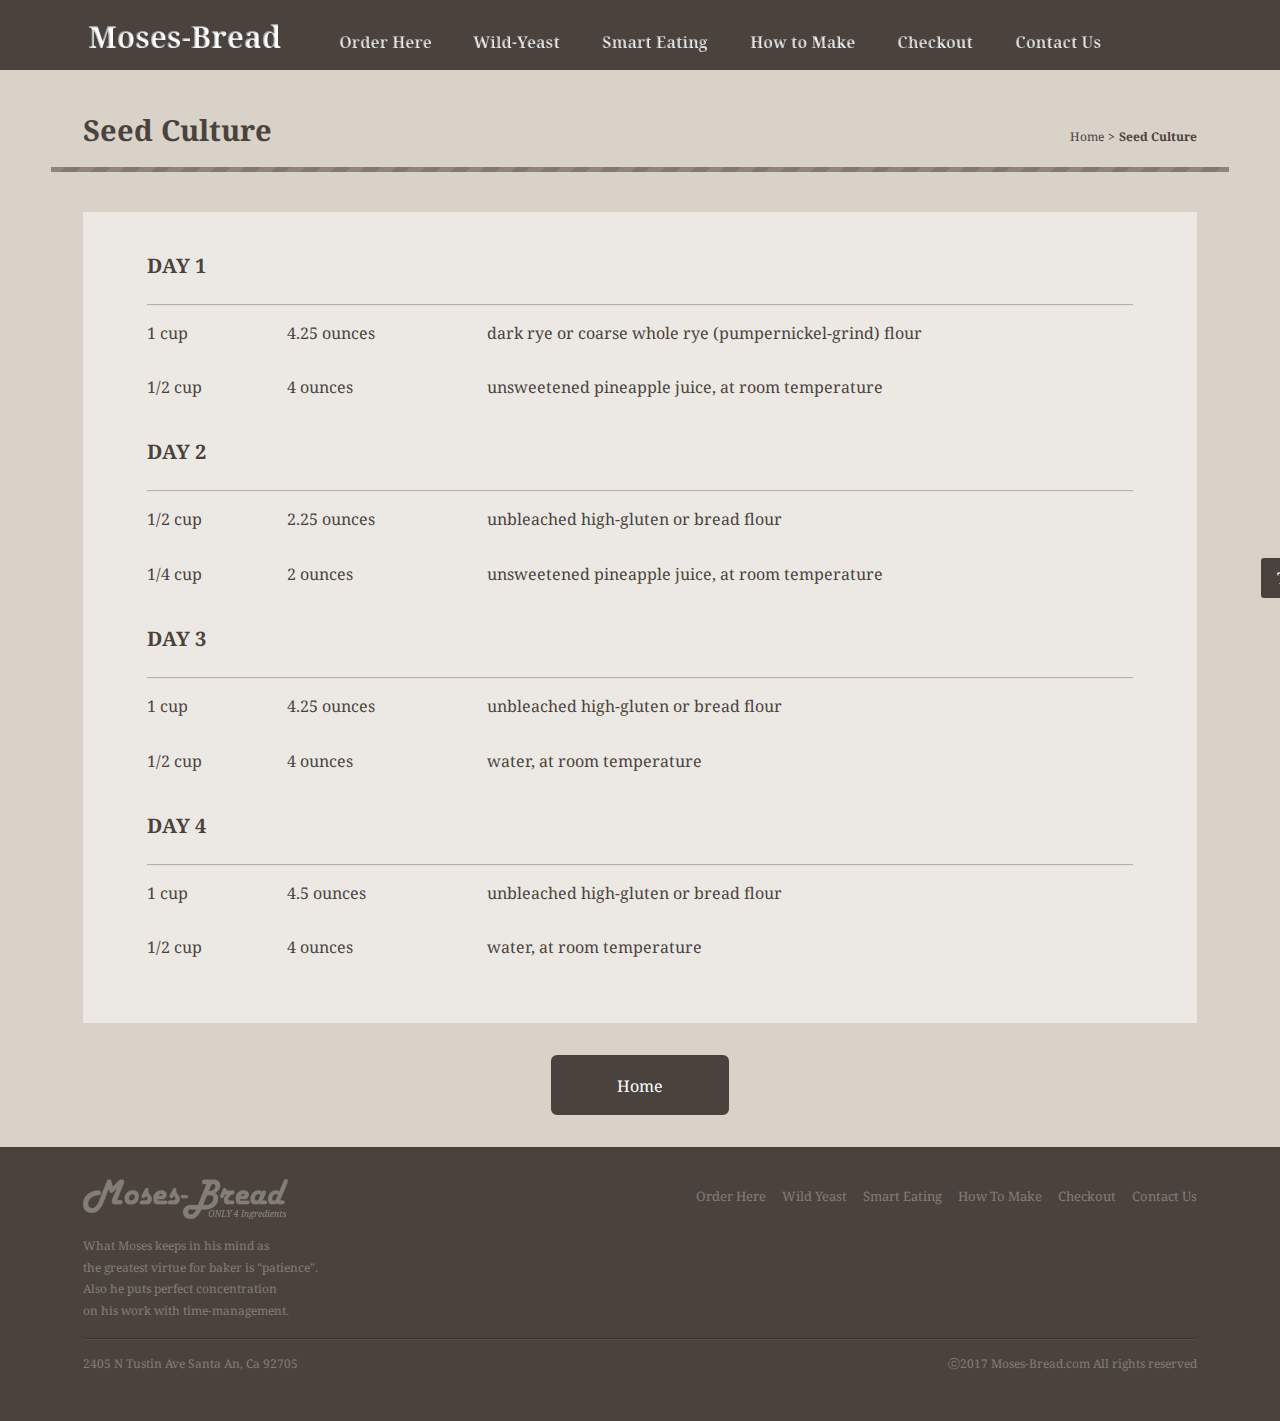
<file: seedculture.html>
<!DOCTYPE html>
<html lang="en">
<head>
<meta charset="UTF-8">
<meta name="viewport" content="width=device-width, initial-scale=1.0, maximum-scale=1.0, user-scalable=no">
<meta http-equiv="X-UA-Compatible" content="ie=edge">
<link href="https://fonts.googleapis.com/css?family=Noto+Serif:400,400i,700,700i" rel="stylesheet">
<link href="css/font-awesome.min.css" rel="stylesheet">
<link href="css/style.css" rel="stylesheet">
<title>Moses-Bread</title>
</head>
<body>

<!-- wrap -->
<div class="wrap">

    <!-- header -->
    <header class="header">
        <!-- wrapper -->
        <div class="wrapper">
            <!-- logo-top -->
            <a class="logo logo-top pull-left" href="index.html" target="_self"><span>Moses-Bread</span></a>
            <!-- menu -->
            <ul class="menu pull-left">
                <li class="m-li"><a href="orderhere.html" target="_self"><span class="mbtn mbtn1">Order Here</span></a></li>
                <li class="m-li"><a href="wildyeast.html" target="_self"><span class="mbtn mbtn2">Wild Yeast</span></a></li>
                <li class="m-li"><a href="smarteating.html" target="_self"><span class="mbtn mbtn3">Smart Eating</span></a></li>
                <li class="m-li"><a href="howtomake.html" target="_self"><span class="mbtn mbtn4">How To Make</span></a></li>
                <li class="m-li"><a href="mycart.html" target="_self"><span class="mbtn mbtn5">Checkout</span></a></li>
                <li class="m-li"><a href="contactus.html" target="_self"><span class="mbtn mbtn6">Contact Us</span></a></li>
            </ul>
            <!-- // menu -->
        </div>
        <!-- // wrapper -->
    </header>
    <!-- // header -->

    <!-- container -->
    <section class="container seedculture">
        <!-- wrapper -->
        <div class="wrapper">
            <div class="title">
                <h2 class="pull-left"><strong>Seed Culture</strong></h2>
                <ol class="breadcrumb pull-right">
                    <li class="pull-left"><a href="index.html">Home</a></li>
                    <li class="pull-left active">Seed Culture</li>
                </ol>
                <p class="line line-tit line-sprite"></p>
            </div>
        </div>
        <!-- // wrapper -->
        <!-- wrapper -->
        <div class="wrapper">
            <div class="flexbox base-padding">
                <div class="flexbox-inner bg-light-color vertical-padding double-horizontal-padding">
                    <table width="100%" border="0" cellpadding="0" cellspacing="0">
                        <tr>
                            <td colspan="3"><h4><strong>DAY 1</strong></h4></td>
                        </tr>
                        <tr>
                            <td class="half-vertical-padding" colspan="3">
                                <p class="line line-top"></p>
                                <p class="line line-bottom"></p>    
                            </td>
                        </tr>
                        <tr>
                            <td width="140">1 cup</td>
                            <td width="200">4.25 ounces</td>
                            <td>dark rye or coarse whole rye (pumpernickel-grind) flour</td>
                        </tr>
                        <tr>
                            <td class="half-vertical-padding" colspan="3"></td>
                        </tr>
                        <tr>
                            <td width="140">1/2 cup</td>
                            <td width="200">4 ounces</td>
                            <td>unsweetened pineapple juice, at room temperature</td>
                        </tr>
                        <tr>
                            <td class="half-vertical-padding" colspan="3"></td>
                        </tr>
                        <tr>
                            <td colspan="3"><h4><strong>DAY 2</strong></h4></td>
                        </tr>
                        <tr>
                            <td class="half-vertical-padding" colspan="3">
                                <p class="line line-top"></p>
                                <p class="line line-bottom"></p>    
                            </td>
                        </tr>
                        <tr>
                            <td width="140">1/2 cup</td>
                            <td width="200">2.25 ounces</td>
                            <td>unbleached high-gluten or bread flour</td>
                        </tr>
                        <tr>
                            <td class="half-vertical-padding" colspan="3"></td>
                        </tr>
                        <tr>
                            <td width="140">1/4 cup</td>
                            <td width="200">2 ounces</td>
                            <td>unsweetened pineapple juice, at room temperature</td>
                        </tr>
                        <tr>
                            <td class="half-vertical-padding" colspan="3"></td>
                        </tr>
                        <tr>
                            <td colspan="3"><h4><strong>DAY 3</strong></h4></td>
                        </tr>
                        <tr>
                            <td class="half-vertical-padding" colspan="3">
                                <p class="line line-top"></p>
                                <p class="line line-bottom"></p>    
                            </td>
                        </tr>
                        <tr>
                            <td width="140">1 cup</td>
                            <td width="200">4.25 ounces</td>
                            <td>unbleached high-gluten or bread flour</td>
                        </tr>
                        <tr>
                            <td class="half-vertical-padding" colspan="3"></td>
                        </tr>
                        <tr>
                            <td width="140">1/2 cup</td>
                            <td width="200">4 ounces</td>
                            <td>water, at room temperature</td>
                        </tr>
                        <tr>
                            <td class="half-vertical-padding" colspan="3"></td>
                        </tr>
                        <tr>
                            <td colspan="3"><h4><strong>DAY 4</strong></h4></td>
                        </tr>
                        <tr>
                            <td class="half-vertical-padding" colspan="3">
                                <p class="line line-top"></p>
                                <p class="line line-bottom"></p>    
                            </td>
                        </tr>
                        <tr>
                            <td width="140">1 cup</td>
                            <td width="200">4.5 ounces</td>
                            <td>unbleached high-gluten or bread flour</td>
                        </tr>
                        <tr>
                            <td class="half-vertical-padding" colspan="3"></td>
                        </tr>
                        <tr>
                            <td width="140">1/2 cup</td>
                            <td width="200">4 ounces</td>
                            <td>water, at room temperature</td>
                        </tr>
                        <tr>
                            <td class="half-vertical-padding" colspan="3"></td>
                        </tr>
                    </table>
                </div>
            </div>
            <div class="txt-center">
                <button class="btn btn-bg btn-big" type="button" onclick="location.href='index.html'">Home</button>
            </div>
        </div>
        <!-- // wrapper -->
    </section>
    <!-- // container -->
    
    <!-- btn-top -->
    <button class="btn btn-bg btn-top" type="button" onclick="location.href='#top'">Top</button>

    <!-- footer -->
    <footer class="footer">
        <!-- wrapper -->
        <div class="wrapper">
            <!-- logo-bottom -->
            <a class="logo logo-bottom pull-left" href="index.html" target="_self"><span>Moses-Bread</span></a>
            <!-- menu -->
            <ul class="menu pull-right">
                <li class="m-li"><a href="orderhere.html" target="_self">Order Here</a></li>
                <li class="m-li"><a href="wildyeast.html" target="_self">Wild Yeast</a></li>
                <li class="m-li"><a href="smarteating.html" target="_self">Smart Eating</a></li>
                <li class="m-li"><a href="howtomake.html" target="_self">How To Make</a></li>
                <li class="m-li"><a href="mycart.html" target="_self">Checkout</a></li>
                <li class="m-li"><a href="contactus.html" target="_self">Contact Us</a></li>
            </ul>
            <!-- // menu -->
        </div>
        <!-- // wrapper -->
        <!-- wrapper -->
        <div class="wrapper">
            <!-- article -->
            <article class="content">
                What Moses keeps in his mind as<br />
                the greatest virtue for baker is "patience".<br />
                Also he puts perfect concentration<br />
                on his work with time-management.
            </article>
            <!-- // article -->
            <p class="line line-top-dark"></p>
            <p class="line line-bottom-dark"></p>
        </div>
        <!-- // wrapper -->
        <!-- wrapper -->
        <div class="wrapper footer-end">
            <div class="adress pull-left">2405 N Tustin Ave Santa An, Ca 92705</div>
            <div class="copylight pull-right">ⓒ2017 Moses-Bread.com All rights reserved</div>
        </div>
        <!-- // wrapper -->
    </footer>
    <!-- // footer -->

</div>
<!-- // wrap -->
    
</body>
</html>
</file>
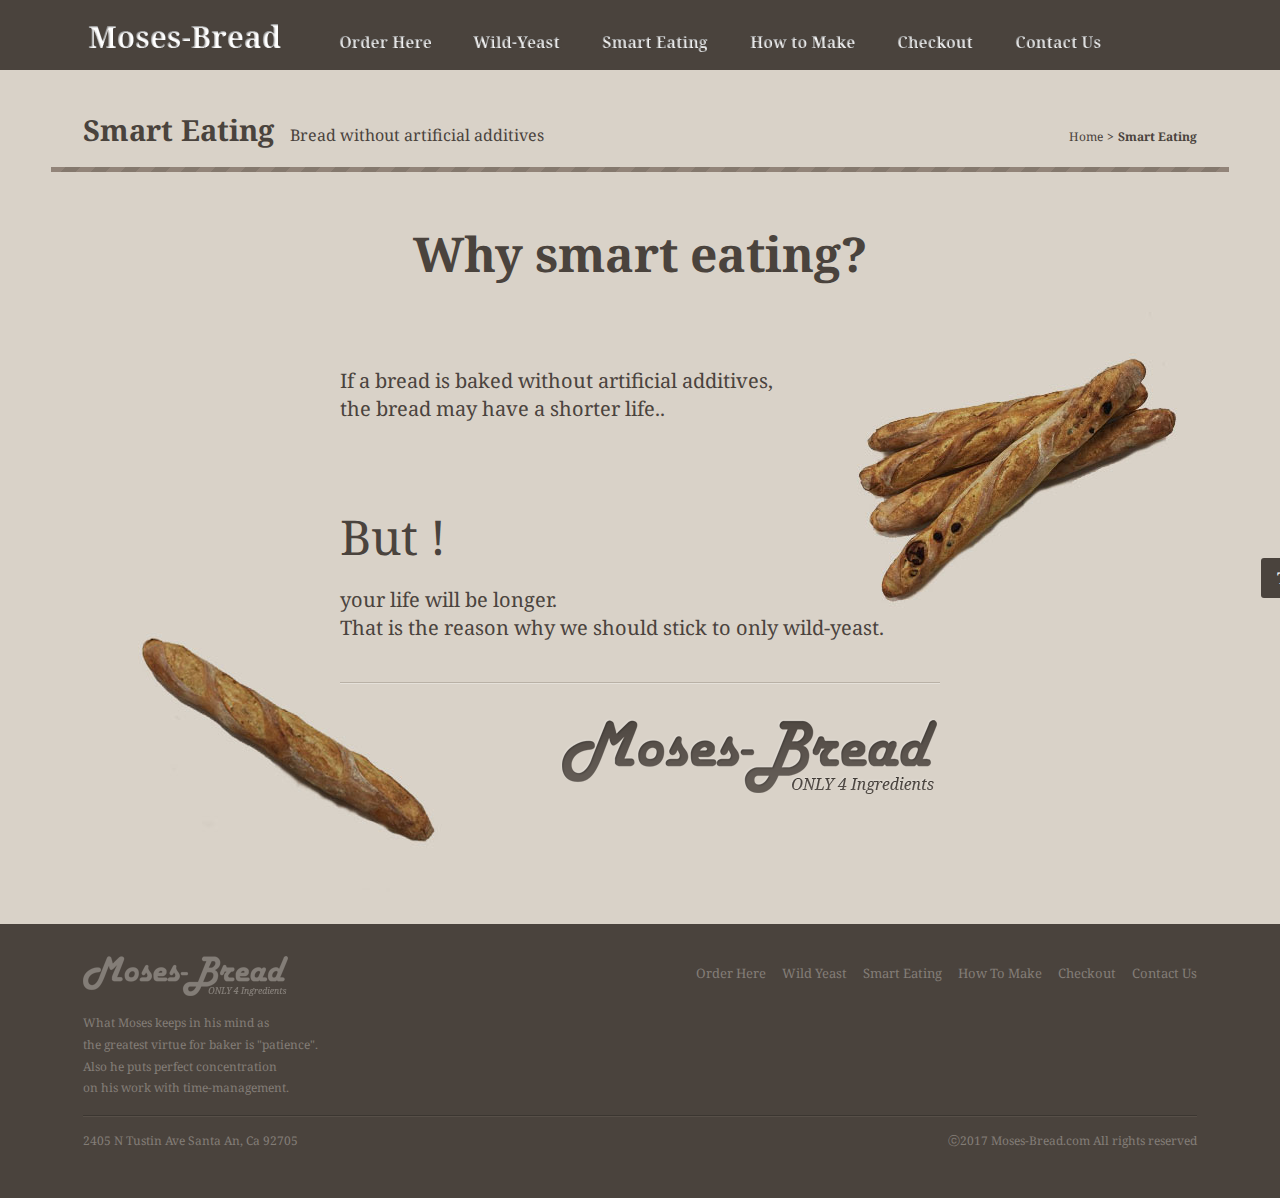
<file: smarteating.html>
<!DOCTYPE html>
<html lang="en">
<head>
<meta charset="UTF-8">
<meta name="viewport" content="width=device-width, initial-scale=1.0, maximum-scale=1.0, user-scalable=no">
<meta http-equiv="X-UA-Compatible" content="ie=edge">
<link href="https://fonts.googleapis.com/css?family=Noto+Serif:400,400i,700,700i" rel="stylesheet">
<link href="css/font-awesome.min.css" rel="stylesheet">
<link href="css/style.css" rel="stylesheet">
<title>Moses-Bread</title>
</head>
<body>

<!-- wrap -->
<div class="wrap">

    <!-- header -->
    <header class="header">
        <!-- wrapper -->
        <div class="wrapper">
            <!-- logo-top -->
            <a class="logo logo-top pull-left" href="index.html" target="_self"><span>Moses-Bread</span></a>
            <!-- menu -->
            <ul class="menu pull-left">
                <li class="m-li"><a href="orderhere.html" target="_self"><span class="mbtn mbtn1">Order Here</span></a></li>
                <li class="m-li"><a href="wildyeast.html" target="_self"><span class="mbtn mbtn2">Wild Yeast</span></a></li>
                <li class="m-li"><a href="smarteating.html" target="_self"><span class="mbtn mbtn3">Smart Eating</span></a></li>
                <li class="m-li"><a href="howtomake.html" target="_self"><span class="mbtn mbtn4">How To Make</span></a></li>
                <li class="m-li"><a href="mycart.html" target="_self"><span class="mbtn mbtn5">Checkout</span></a></li>
                <li class="m-li"><a href="contactus.html" target="_self"><span class="mbtn mbtn6">Contact Us</span></a></li>
            </ul>
            <!-- // menu -->
        </div>
        <!-- // wrapper -->
    </header>
    <!-- // header -->

    <!-- container -->
    <section class="container smarteating">
        <!-- wrapper -->
        <div class="wrapper">
            <div class="title">
                <h2 class="pull-left"><strong>Smart Eating</strong></h2>
                <h5 class="pull-left">Bread without artificial additives</h5>
                <ol class="breadcrumb pull-right">
                    <li class="pull-left"><a href="index.html">Home</a></li>
                    <li class="pull-left active">Smart Eating</li>
                </ol>
                <p class="line line-tit line-sprite"></p>
            </div>
        </div>
        <!-- // wrapper -->
        <!-- wrapper -->
        <div class="wrapper">
            <div class="wrapper wrapper-sm">
                <div class="bg_smart bg_smart_01"></div>
                <div class="bg_smart bg_smart_02"></div>
                <div class="vertical-margin">
                    <h1 class="txt-center"><strong>Why smart eating?</strong></h1>
                    <p class="h4 double-vertical-margin">If a bread is baked without artificial additives,<br />the bread may have a shorter life..</p>
                    <p class="h1">But !</p>
                    <p class="h4">your life will be longer.<br />That is the reason why we should stick to only wild-yeast.</p>
                    <p class="clearfix half-vertical-padding"></p>
                    <p class="line line-top"></p>
                    <p class="line line-bottom"></p>
                    <span class="logo logo-mid pull-right vertical-margin">Moses-Bread</span>
                    <p class="clearfix vertical-padding"></p>
                </div>
            </div>
        </div>
        <!-- // wrapper -->
    </section>
    <!-- // container -->
    
    <!-- btn-top -->
    <button class="btn btn-bg btn-top" type="button" onclick="location.href='#top'">Top</button>

    <!-- footer -->
    <footer class="footer">
        <!-- wrapper -->
        <div class="wrapper">
            <!-- logo-bottom -->
            <a class="logo logo-bottom pull-left" href="index.html" target="_self"><span>Moses-Bread</span></a>
            <!-- menu -->
            <ul class="menu pull-right">
                <li class="m-li"><a href="orderhere.html" target="_self">Order Here</a></li>
                <li class="m-li"><a href="wildyeast.html" target="_self">Wild Yeast</a></li>
                <li class="m-li"><a href="smarteating.html" target="_self">Smart Eating</a></li>
                <li class="m-li"><a href="howtomake.html" target="_self">How To Make</a></li>
                <li class="m-li"><a href="mycart.html" target="_self">Checkout</a></li>
                <li class="m-li"><a href="contactus.html" target="_self">Contact Us</a></li>
            </ul>
            <!-- // menu -->
        </div>
        <!-- // wrapper -->
        <!-- wrapper -->
        <div class="wrapper">
            <!-- article -->
            <article class="content">
                What Moses keeps in his mind as<br />
                the greatest virtue for baker is "patience".<br />
                Also he puts perfect concentration<br />
                on his work with time-management.
            </article>
            <!-- // article -->
            <p class="line line-top-dark"></p>
            <p class="line line-bottom-dark"></p>
        </div>
        <!-- // wrapper -->
        <!-- wrapper -->
        <div class="wrapper footer-end">
            <div class="adress pull-left">2405 N Tustin Ave Santa An, Ca 92705</div>
            <div class="copylight pull-right">ⓒ2017 Moses-Bread.com All rights reserved</div>
        </div>
        <!-- // wrapper -->
    </footer>
    <!-- // footer -->

</div>
<!-- // wrap -->
    
</body>
</html>
</file>
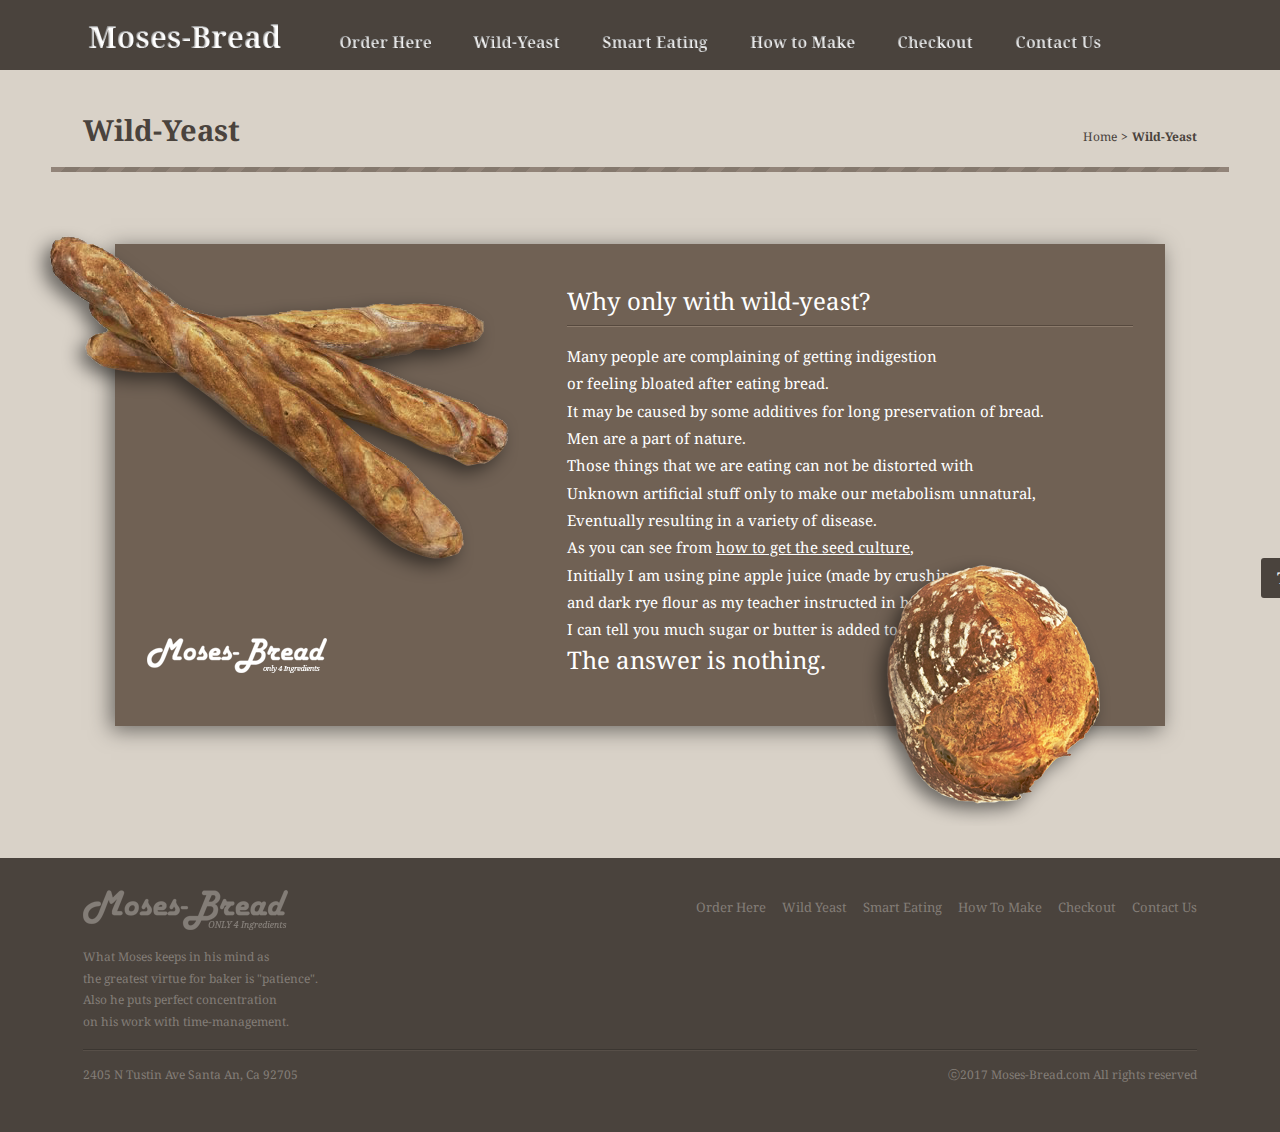
<file: wildyeast.html>
<!DOCTYPE html>
<html lang="en">
<head>
<meta charset="UTF-8">
<meta name="viewport" content="width=device-width, initial-scale=1.0, maximum-scale=1.0, user-scalable=no">
<meta http-equiv="X-UA-Compatible" content="ie=edge">
<link href="https://fonts.googleapis.com/css?family=Noto+Serif:400,400i,700,700i" rel="stylesheet">
<link href="css/font-awesome.min.css" rel="stylesheet">
<link href="css/style.css" rel="stylesheet">
<title>Moses-Bread</title>
</head>
<body>

<!-- wrap -->
<div class="wrap">

    <!-- header -->
    <header class="header">
        <!-- wrapper -->
        <div class="wrapper">
            <!-- logo-top -->
            <a class="logo logo-top pull-left" href="index.html" target="_self"><span>Moses-Bread</span></a>
            <!-- menu -->
            <ul class="menu pull-left">
                <li class="m-li"><a href="orderhere.html" target="_self"><span class="mbtn mbtn1">Order Here</span></a></li>
                <li class="m-li"><a href="wildyeast.html" target="_self"><span class="mbtn mbtn2">Wild Yeast</span></a></li>
                <li class="m-li"><a href="smarteating.html" target="_self"><span class="mbtn mbtn3">Smart Eating</span></a></li>
                <li class="m-li"><a href="howtomake.html" target="_self"><span class="mbtn mbtn4">How To Make</span></a></li>
                <li class="m-li"><a href="mycart.html" target="_self"><span class="mbtn mbtn5">Checkout</span></a></li>
                <li class="m-li"><a href="contactus.html" target="_self"><span class="mbtn mbtn6">Contact Us</span></a></li>
            </ul>
            <!-- // menu -->
        </div>
        <!-- // wrapper -->
    </header>
    <!-- // header -->

    <!-- container -->
    <section class="container wildyeast">
        <!-- wrapper -->
        <div class="wrapper">
            <div class="title">
                <h2 class="pull-left"><strong>Wild-Yeast</strong></h2>
                <!-- <h5 class="pull-left">Moses's Nature-friendly wild yeast</h5> -->
                <ol class="breadcrumb pull-right">
                    <li class="pull-left"><a href="index.html">Home</a></li>
                    <li class="pull-left active">Wild-Yeast</li>
                </ol>
                <p class="line line-tit line-sprite"></p>
            </div>
        </div>
        <!-- // wrapper -->
        <!-- wrapper -->
        <div class="wrapper font-white-color">
            <div class="flexbox">
                <div class="wildyeast-leftbox">
                    <div class="bg_wild_01"></div>
                    <!-- <div class="wildyeast-icon-box">
                        <div class="icon icon-wildyeast pull-left"><img src="images/common/icon_wildyeast.png" width="118" height="118" alt="icon-wildyeast" /></div>
                        <div class="pull-left half-horizontal-margin quarter-vertical-margin">
                            <h5><strong>Flour</strong></h5>
                            <span class="subtit">Moses's Nature-friendly<br />micro-organism farming</span>
                        </div>
                    </div> -->
                    <div class="clearfix"></div>
                    <div class="logo logo-whidyeast"></div>
                </div>
                <div class="flexbox-inner">
                    <h3>Why only with wild-yeast?</h3>
                    <p class="line line-top-brown"></p>
                    <p class="line line-bottom-brown"></p>
                    <p class="h6">
                        Many people are complaining of getting indigestion<br />
                        or feeling bloated after eating bread.<br />
                        It may be caused by some additives for long preservation of bread.<br />
                        Men are a part of nature.<br />
                        Those things that we are eating can not be distorted with<br />
                        Unknown artificial stuff only to make our metabolism unnatural,<br />
                        Eventually resulting in a variety of disease.<br />
                        As you can see from <a href="seedculture.html" class="alink">how to get the seed culture</a>,<br />
                        Initially I am using pine apple juice (made by crushing it)<br />
                        and dark rye flour as my teacher instructed in his book.<br />
                        I can tell you much sugar or butter is added to make dough.<br />
                        <span class="h3">The answer is nothing.</span>                            
                    </p>
                    <div class="bg_wild_02 pull-right"></div>
                </div>
            </div>
        </div>
        <!-- // wrapper -->
    </section>
    <!-- // container -->
    
    <!-- btn-top -->
    <button class="btn btn-bg btn-top" type="button" onclick="location.href='#top'">Top</button>

    <!-- footer -->
    <footer class="footer">
        <!-- wrapper -->
        <div class="wrapper">
            <!-- logo-bottom -->
            <a class="logo logo-bottom pull-left" href="index.html" target="_self"><span>Moses-Bread</span></a>
            <!-- menu -->
            <ul class="menu pull-right">
                <li class="m-li"><a href="orderhere.html" target="_self">Order Here</a></li>
                <li class="m-li"><a href="wildyeast.html" target="_self">Wild Yeast</a></li>
                <li class="m-li"><a href="smarteating.html" target="_self">Smart Eating</a></li>
                <li class="m-li"><a href="howtomake.html" target="_self">How To Make</a></li>
                <li class="m-li"><a href="mycart.html" target="_self">Checkout</a></li>
                <li class="m-li"><a href="contactus.html" target="_self">Contact Us</a></li>
            </ul>
            <!-- // menu -->
        </div>
        <!-- // wrapper -->
        <!-- wrapper -->
        <div class="wrapper">
            <!-- article -->
            <article class="content">
                What Moses keeps in his mind as<br />
                the greatest virtue for baker is "patience".<br />
                Also he puts perfect concentration<br />
                on his work with time-management.
            </article>
            <!-- // article -->
            <p class="line line-top-dark"></p>
            <p class="line line-bottom-dark"></p>
        </div>
        <!-- // wrapper -->
        <!-- wrapper -->
        <div class="wrapper footer-end">
            <div class="adress pull-left">2405 N Tustin Ave Santa An, Ca 92705</div>
            <div class="copylight pull-right">ⓒ2017 Moses-Bread.com All rights reserved</div>
        </div>
        <!-- // wrapper -->
    </footer>
    <!-- // footer -->

</div>
<!-- // wrap -->
    
</body>
</html>
</file>
<file: css/style.css>
body,html{height:100vh;-ms-text-size-adjust:100%;-webkit-text-size-adjust:100%}*,:after,:before{-webkit-box-sizing:border-box;-o-box-sizing:border-box;box-sizing:border-box}a,abbr,acronym,address,applet,article,aside,audio,b,big,blockquote,body,canvas,caption,center,cite,code,dd,del,details,dfn,div,dl,dt,em,embed,fieldset,figcaption,figure,footer,form,h1,h2,h3,h4,h5,h6,header,hgroup,html,i,iframe,img,ins,kbd,label,legend,li,mark,menu,nav,object,ol,output,p,pre,q,ruby,s,samp,section,small,span,strike,strong,sub,summary,sup,table,tbody,td,tfoot,th,thead,time,tr,tt,u,ul,var,video{margin:0;padding:0;border:0;font:inherit;line-height:inherit;vertical-align:baseline}article,aside,details,figcaption,figure,footer,header,hgroup,menu,nav,section{display:block!important}ol,ul{list-style:none}blockquote,q{quotes:none}blockquote:after,blockquote:before,q:after,q:before{content:'';content:none}button,input,optgroup,select,textarea{color:inherit;font:inherit;margin:0;outline:0}button{overflow:visible;-webkit-appearance:button;cursor:pointer}button,select{text-transform:none}html input[type=button],html input[type=reset],html input[type=submit]{-webkit-appearance:button;cursor:pointer}button[disabled],html input[disabled]{cursor:default}button::-moz-focus-inner,input::-moz-focus-inner{border:0;padding:0}input{line-height:normal}input[type=checkbox],input[type=radio]{box-sizing:border-box;padding:0}input[type=number]::-webkit-inner-spin-button,input[type=number]::-webkit-outer-spin-button{height:auto}input[type=search]{-webkit-appearance:textfield;box-sizing:content-box}input[type=search]::-webkit-search-cancel-button,input[type=search]::-webkit-search-decoration{-webkit-appearance:none}textarea{overflow:auto}table{border-collapse:collapse;border-spacing:0}a{background-color:transparent;color:inherit}a:active,a:hover,a:link,a:visited{text-decoration:none;color:inherit}a:focus{outline:0;color:inherit}a.alink{text-decoration:underline}.font-base-color{color:#4a433d}.font-light-color{color:#d9d2c8}.font-dlight-color{color:#837d77}.font-yellow-color{color:#fff799}.font-white-color{color:#fff}.bg-color{background-color:#d9d2c8}.bg-point-color{background-color:#4a433d}.bg-dark-color{background-color:#28211b}.bg-light-color{background-color:#ece9e4}.bg-brown-color{background-color:#706154}.hidden{display:none!important}.inline-block{display:inline-block!important}.block{display:block!important}.base-padding{padding:32px}.vertical-padding{padding-top:32px;padding-bottom:32px}.horizontal-padding{padding-left:32px;padding-right:32px}.half-padding{padding:16px}.half-vertical-padding{padding-top:16px;padding-bottom:16px}.half-horizontal-padding{padding-left:16px;padding-right:16px}.quarter-padding{padding:8px}.quarter-vertical-padding{padding-top:8px;padding-bottom:8px}.quarter-horizontal-padding{padding-left:8px;padding-right:8px}.double-padding{padding:64px}.double-vertical-padding{padding-top:64px;padding-bottom:64px}.double-horizontal-padding{padding-left:64px;padding-right:64px}.base-margin{margin:32px}.vertical-margin{margin-top:32px;margin-bottom:32px}.horizontal-margin{margin-left:32px;margin-right:32px}.half-margin{margin:16px}.half-vertical-margin{margin-top:16px;margin-bottom:16px}.half-horizontal-margin{margin-left:16px;margin-right:16px}.quarter-margin{margin:8px}.quarter-vertical-margin{margin-top:8px;margin-bottom:8px}.quarter-horizontal-margin{margin-left:8px;margin-right:8px}.double-margin{margin:64px}.double-vertical-margin{margin-top:64px;margin-bottom:64px}.double-horizontal-margin{margin-left:64px;margin-right:64px}.txt-left{text-align:left}.txt-right{text-align:right}.txt-center{text-align:center}.vertical-top{vertical-align:top}.vertical-middle{vertical-align:middle}.vertical-baseline{vertical-align:baseline}.pull-left{float:left}.pull-right{float:right}.radius{-webkit-border-radius:3px;-moz-border-radius:3px;border-radius:3px}.radius-none{-webkit-border-radius:0;-moz-border-radius:0;border-radius:0}.h1,h1{padding-top:8px;padding-bottom:8px;line-height:1.4;font-size:48px}.h2,h2{padding-top:8px;padding-bottom:8px;line-height:1.4;font-size:29px}.h3,h3{padding-top:8px;padding-bottom:8px;line-height:1.4;font-size:24px}.h4,h4{padding-top:8px;padding-bottom:8px;line-height:1.4;font-size:20px}.h5,h5{padding-top:8px;padding-bottom:8px;line-height:1.4;font-size:16px}.h6,h6{padding-top:8px;padding-bottom:8px;line-height:1.4;font-size:15px}.subtit{line-height:1.4;font-size:12px}strong{font-weight:700}i{font-style:italic}body{background-color:#d9d2c8;font-family:'Noto Serif',serif;color:#4a433d;line-height:1.4}.wrap{height:100vh;display:block!important}.wrapper{position:relative;margin:0 auto;padding:0;width:1178px}.wrapper.wrapper-mid{width:900px}.wrapper.wrapper-sm{width:600px}.wrapper.wrapper-ssm{width:300px}.header{display:block!important;height:70px;line-height:1;z-index:100;color:#d9d2c8;background-color:#4a433d}.header.fixed{position:fixed;top:0;left:0;right:0}.header.header-index{position:absolute;top:0;left:0;width:100%;background-color:#28211b}.header .wrapper{padding-left:32px;padding-right:32px}.header .menu{margin-left:32px;margin-top:16px;margin-bottom:16px;padding-top:14px}.header .menu .m-li{margin-left:16px;margin-right:16px}.header .menu .m-li .mbtn{display:block!important;height:23px;font-size:0;line-height:1;background-image:url(../images/common/common_images.png);background-repeat:no-repeat}.header .menu .m-li .mbtn.mbtn1{width:102px;background-position:-203px 0}.header .menu .m-li .mbtn.mbtn1:hover{background-position:-203px -23px}.header .menu .m-li .mbtn.mbtn2{width:97px;background-position:-305px 0}.header .menu .m-li .mbtn.mbtn2:hover{background-position:-305px -23px}.header .menu .m-li .mbtn.mbtn3{width:116px;background-position:-402px 0}.header .menu .m-li .mbtn.mbtn3:hover{background-position:-402px -23px}.header .menu .m-li .mbtn.mbtn4{width:115px;background-position:-518px 0}.header .menu .m-li .mbtn.mbtn4:hover{background-position:-518px -23px}.header .menu .m-li .mbtn.mbtn5{width:86px;background-position:-633px 0}.header .menu .m-li .mbtn.mbtn5:hover{background-position:-633px -23px}.header .menu .m-li .mbtn.mbtn6{width:96px;background-position:-719px 0}.header .menu .m-li .mbtn.mbtn6:hover{background-position:-719px -23px}section.container{position:relative;display:block!important;padding:32px}section.h100{height:100vh;min-height:768px}section.bg-img{background-repeat:no-repeat;background-size:cover}section.bg_main_top{background-image:url(../images/common/bg_main_top.jpg)}section.bg_main_top h1{margin-bottom:32px}section.bg_main_top .container-inner{margin-top:70px}section.bg-only4{background-image:url(../images/common/bg_main_only4.jpg)}section.bg-only4 .only4box,section.bg-only4 .only4box .logo{margin-top:100px}section.bg-only4 .only4box .icon img{width:140px}section.bg-orderhere{height:200px;background-image:url(../images/common/bg_main_orderhere.jpg)}section.main-mid .flexbox{margin-top:48px;margin-bottom:48px}section.main-mid .flexbox .flexbox-inner h6{line-height:1.8}section.main-mid .flexbox .flexbox-inner .line-top{margin-top:32px}section.main-mid .flexbox .flexbox-inner .line-bottom{margin-bottom:32px}section.main-mid .flexbox .flexbox-inner .frame_img_main{width:500px;height:auto}section.main-bottom h1{padding-top:16px;padding-bottom:16px}section.main-bottom .flexbox{position:relative;padding-top:32px;padding-bottom:32px}section.main-bottom .flexbox .flexbox-inner .thumb img{width:240px;height:auto}section.orderhere .flexbox .flexbox-inner{margin:64px}section.orderhere .flexbox .flexbox-inner .thumb img{width:240px;height:auto}section.orderhere .flexbox .flexbox-inner .subtit{margin-bottom:16px}section.orderhere .flexbox .flexbox-inner .line{margin:0 auto;width:260px}section.goods .flexbox{margin:32px}section.goods .flexbox .options{display:none}section.goods .flexbox .options.on{display:block!important}section.goods .flexbox .options+.options{padding-top:0}section.goods .flexbox .options .options-tit{line-height:2.52}section.goods.bg_2day{height:360px;background-image:url(../images/common/bg_2day.jpg)}section.goods.only4 .bg_only4_baguette{margin:20px auto 115px;width:600px;height:530px;background-image:url(../images/common/bg_only4_baguette.jpg);background-repeat:no-repeat;background-size:cover}section.goods.only4 .bg_only4_boule{margin:20px auto 115px;width:600px;height:530px;background-image:url(../images/common/bg_only4_boule.jpg);background-repeat:no-repeat;background-size:cover}section.goods.only4 .icon-box{position:absolute}section.goods.only4 .icon-box.goods-baguette.icon-box1{top:260px;left:80px}section.goods.only4 .icon-box.goods-baguette.icon-box2{top:520px;left:240px}section.goods.only4 .icon-box.goods-baguette.icon-box3{top:200px;left:700px}section.goods.only4 .icon-box.goods-baguette.icon-box4{top:630px;left:900px}section.goods.only4 .icon-box.goods-boule.icon-box1{top:240px;left:200px}section.goods.only4 .icon-box.goods-boule.icon-box2{top:580px;left:100px}section.goods.only4 .icon-box.goods-boule.icon-box3{top:300px;left:800px}section.goods.only4 .icon-box.goods-boule.icon-box4{top:630px;left:900px}section.goods.only4 .icon-box .icon,section.goods.only4 .icon-box .icon img{display:block!important}section.goods.only4 .icon-box .icon-txt{margin-left:8px;margin-top:8px;margin-bottom:8px}section.goods.only4 .icon-box .icon-txt h3,section.goods.only4 .icon-box .icon-txt p{padding:0}section.select-options .flexbox{padding-left:32px;padding-right:32px}section.select-options .flexbox .flexbox-inner{line-height:2;padding-top:8px;padding-bottom:8px}section.select-options .flexbox .flexbox-inner.mid-align{line-height:192px}section.goods-howtomake{padding-top:16px;padding-bottom:0}section.goods-howtomake .flexbox .bg_howtomake{width:530px;height:556px;background-image:url(../images/common/bg_howtomake.jpg);background-repeat:no-repeat;background-size:cover}section.goods-howtomake .flexbox h2{margin-top:128px}section.goods-howtomake .flexbox p{font-size:15px;line-height:1.6}section.wildyeast .flexbox{margin:64px 64px 100px;background-color:#706154;box-shadow:-4px 4px 20px rgba(0,0,0,.5)}section.wildyeast .flexbox .flexbox-inner{padding:32px}section.wildyeast .flexbox .flexbox-inner .h6{line-height:1.82;padding-top:16px;padding-bottom:16px}section.wildyeast .flexbox .flexbox-inner .bg_wild_02{display:block!important;position:absolute;right:100px;bottom:-100px;width:290px;height:280px;background-image:url(../images/common/bg_wild_02.png);background-repeat:no-repeat;background-position:0 0}section.wildyeast .flexbox .wildyeast-leftbox{width:420px;padding:32px}section.wildyeast .flexbox .wildyeast-leftbox .bg_wild_01{display:block!important;margin-left:-129px;margin-top:-90px;width:510px;height:420px;background-image:url(../images/common/bg_wild_01.png);background-repeat:no-repeat;background-position:0 0}section.smarteating .bg_smart{position:absolute;display:block!important;background-repeat:no-repeat;background-position:0 0;z-index:-1}section.smarteating .bg_smart.bg_smart_01{top:100px;right:-265px;width:380px;height:320px;background-image:url(../images/common/bg_smart_01.jpg)}section.smarteating .bg_smart.bg_smart_02{left:-234px;bottom:0;width:360px;height:300px;background-image:url(../images/common/bg_smart_02.jpg)}section.howtomake .flexbox{margin:64px}section.howtomake .flexbox .howtomake-leftbox{margin-right:32px}section.howtomake .flexbox .flexbox-inner .h6{padding-top:16px;padding-bottom:16px;line-height:1.82}section.howtomake .flexbox .flexbox-inner .bg_howtomake_01{margin-top:24px;margin-left:32px;width:520px;height:360px;background-image:url(../images/common/bg_howtomake_01.png)}section.contactus .flexbox{margin:32px}section.contactus .flexbox .contactus-leftbox{margin:16px}section.contactus .flexbox .contactus-leftbox .img_paperbag{width:470px;height:580px;background-image:url(../images/common/img_paperbag.png)}section.contactus .flexbox .flexbox-inner{padding-left:32px}section.contactus .flexbox .flexbox-inner .map{width:570px;height:360px;border:1px solid #4a433d}.container-vertical{height:100%;display:-webkit-flex;display:flex;-webkit-align-items:center;align-items:center;-webkit-justify-content:center;justify-content:center}.flexbox{display:-webkit-flex;display:flex}.flexbox .flexbox-inner{-webkit-flex:1;flex:1}.flexbox .flexbox-inner2{-webkit-flex:2;flex:2}.footer{display:block!important;font-size:13px;color:#837d77;padding-top:32px;padding-bottom:32px;background-color:#4a433d}.footer .wrapper{padding-left:32px;padding-right:32px}.footer .menu{margin-top:8px;margin-right:-8px}.footer .menu .m-li{margin-left:8px;margin-right:8px}.footer .menu .m-li:hover{color:#9c9791}.footer .content{font-size:12px;line-height:1.82;white-space:normal;margin-top:16px;margin-bottom:16px}.footer .footer-end{font-size:12px;margin-top:16px;margin-bottom:16px}.logo{display:block!important;line-height:1;font-size:0}.logo img{display:block!important}.logo span{font-size:0}.logo.logo-top{margin-top:16px;margin-bottom:16px;padding-top:5px}.logo.logo-top span{display:block!important;width:203px;height:32px;background-image:url(../images/common/common_images.png);background-repeat:no-repeat;background-position:0 0}.logo.logo-top span:hover{background-position:0 -32px}.logo.logo-main{margin:0 auto;width:712px;height:139px;background-image:url(../images/common/common_images.png);background-repeat:no-repeat;background-position:0 -64px}.logo.logo-mid{width:381px;height:80px;background-image:url(../images/common/common_images.png);background-repeat:no-repeat;background-position:0 -203px}.logo.logo-bottom span{display:block!important;width:205px;height:40px;background-image:url(../images/common/common_images.png);background-repeat:no-repeat;background-position:-381px -253px}.logo.logo-dark{width:250px;height:50px;background-image:url(../images/common/common_images.png);background-repeat:no-repeat;background-position:-381px -203px}.logo.logo-whidyeast{margin-top:32px;width:180px;height:35px;background-image:url(../images/common/common_images.png);background-repeat:no-repeat;background-position:-631px -203px}.menu .m-li{float:left;-webkit-transition:.2s;-moz-transition:.2s;-o-transition:.2s;transition:.2s}.title{padding-left:32px;padding-right:32px}.title .line-tit{margin:8px -32px}.title h2{margin-bottom:8px}.title h5{margin-top:14px;margin-left:16px}.title .breadcrumb{margin-top:27px;font-size:12px}.title .breadcrumb li{-webkit-transition:.2s;-moz-transition:.2s;-o-transition:.2s;transition:.2s}.title .breadcrumb li.active{font-weight:700}.title .breadcrumb li+li{margin-left:4px}.title .breadcrumb li+li:before{display:inline-block;content:">";margin-right:4px}dl.dl-txt{position:relative;line-height:2;margin-top:8px;margin-bottom:8px}dl.dl-txt dt{float:left;min-width:160px}dl.dl-txt dt.sort{min-width:256px}dl.dl-txt dt.sort+dd{margin-left:256px}dl.dl-txt dd{margin-left:160px}ol.style-on{list-style-type:decimal}ol.style-on li{padding:8px}ol.style-on li.style-none{list-style:none}table.order-table tr th{width:100px;line-height:40px}table.order-table tr th.first{width:auto;padding-left:32px}table.order-table tr th.last{width:135px;padding-left:16px;padding-right:32px}table.order-table tr td{width:100px;line-height:40px}table.order-table tr td.first{width:auto;padding-left:32px}table.order-table tr td.last{width:135px;padding-left:16px;padding-right:32px}table.order-table tr td.last .btn{margin-left:8px;vertical-align:middle}table.order-table tr td.last .btn .fa{margin:0}table.order-table tr td.total{font-size:20px}table.order-table tr td .thumbs{display:inline-block!important;margin-right:8px;vertical-align:middle;width:50px;height:50px;border:1px solid #b9b1a6}table.order-table tr td .thumbs img{width:100%;height:auto}table.order-table.order-table-mycart tr td{line-height:60px}.goods-prview{position:relative;margin-right:64px}.goods-prview .preview-img{width:440px;height:440px;border:1px solid #4a433d}.goods-prview .preview-img img{display:block!important;width:100%;height:auto}.goods-prview .thumbs{padding:10px 0;margin:0 -5px}.goods-prview .thumbs li{padding:0 5px;float:left}.goods-prview .thumbs li img{display:block!important}.goods-prview .thumbs li:hover img{cursor:pointer;-webkit-filter:brightness(120%);filter:brightness(120%);box-shadow:2px 2px 5px rgba(0,0,0,.1)}.btn{display:inline-block!important;user-select:none;line-height:1;height:40px;vertical-align:middle;border:1px solid #4a433d;background-color:transparent;padding-left:8px;padding-right:8px;-webkit-border-radius:3px;-moz-border-radius:3px;border-radius:3px;-webkit-transition:.2s;-moz-transition:.2s;-o-transition:.2s;transition:.2s}.btn.btn-goods{width:160px;border-width:2px}.btn:active,.btn:hover{opacity:.4}.btn:active .fa-check,.btn:hover .fa-check{display:inline-block!important}.btn:active .fa-plus,.btn:hover .fa-plus{display:none}.btn.active .fa-check{display:inline-block!important}.btn.active .fa-plus{display:none}.btn.btn-fade{opacity:.4}.btn.btn-fade.active,.btn.btn-fade:active,.btn.btn-fade:hover{opacity:1}.btn.btn-bg{border-width:0;color:#fff;background-color:#4a433d}.btn.btn-bluecheese{background-color:#5a8294}.btn.btn-cranberry{background-color:#9a5a5a}.btn.btn-walnut{background-color:#84786d}.btn.btn-olive{background-color:#7aa381}.btn.btn-rosemary{background-color:#65a289}.btn.btn-fig{background-color:#bc7272}.btn.btn-sm{min-width:30px;font-size:12px;height:30px;line-height:30px}.btn.btn-big{height:60px;line-height:56px;border-width:2px;padding-left:64px;padding-right:64px;-webkit-border-radius:6px;-moz-border-radius:6px;border-radius:6px}.btn.btn-block{display:block!important;padding:0;width:100%}.btn.btn-top{display:none;position:fixed;left:50%;bottom:302px;margin-left:621px;z-index:100;padding-left:16px;padding-right:16px}.btn.btn-main-top{width:300px;height:80px;font-size:24px;border-width:2px;border-color:#fff;margin-top:32px;-webkit-border-radius:6px;-moz-border-radius:6px;border-radius:6px}.btn.btn-paypal{border-color:#418db7;background-color:#418db7;color:#fff}.btn .fa{margin-left:8px}.btn .fa-check{display:none}.btn[disabled]{pointer-events:none;cursor:not-allowed;opacity:.6}input.number{padding-left:4px;width:48px;height:32px;text-align:right;border:1px solid #4a433d;background-color:transparent}input.btn-checkout{display:none}input+label.btn{display:inline-block!important;cursor:pointer}input+label.btn .fa-check{display:none}input:checked+label.btn{opacity:1}input:checked+label.btn .fa-check{display:inline-block!important}input:checked+label.btn .fa-plus{display:none}.quantity-wrap{position:relative;border:1px solid transparent;vertical-align:middle;display:inline-block!important}.quantity-wrap.border-on{border-color:#4a433d}.quantity-wrap .quantity-inner{float:left;display:block!important}.quantity-wrap .quantity-inner.quantity-input{width:60px;height:38px;line-height:38px;background-color:transparent;border:1px solid transparent;padding-left:8px;padding-right:8px}.quantity-wrap .quantity-inner.quantity-input.border-on{border-color:#4a433d}.quantity-wrap .quantity-inner .btn-caret{display:block!important;padding:0;margin:0;width:20px;height:19px;line-height:1;background-color:transparent;border:1px solid transparent}.quantity-wrap .quantity-inner .btn-caret.border-on{border-color:#4a433d}.quantity-wrap .quantity-inner .btn-caret:active{opacity:.6}.tip-wrap{position:relative}.tip-wrap .tip{display:none;position:absolute}.tip-wrap .tip.on{display:inline-block!important}.tip-wrap .tip .tip-inner{display:inline-block!important;position:relative}.tip-wrap .tip .tip-inner .fa{position:absolute;bottom:-9px;left:50%;margin-left:-4px;color:#84786d}.tip-wrap .tip .tip-inner .tip-txt{color:#fff;text-align:center;display:block!important;width:128px;height:32px;line-height:32px;background-color:#84786d;-webkit-border-radius:3px;-moz-border-radius:3px;border-radius:3px}.line{margin:0;padding:0;height:1px;clear:both;background-color:#918a82;display:block!important}.line.line-height{position:absolute;top:0;left:50%;margin-left:-1px;width:2px;height:100%}.line.line-top{background-color:#b9b1a6}.line.line-bottom{background-color:#e5e1da}.line.line-top-dark{background-color:#3b3631}.line.line-bottom-dark{background-color:#574f48}.line.line-top-brown{background-color:#56493e}.line.line-bottom-brown{background-color:#8c7b6c}.line.line-2{height:2px}.line.line-tit{height:5px}.line.line-big{height:20px}.line.line-sprite{background:linear-gradient(135deg,#928479 25%,#84786d 0,#84786d 50%,#928479 0,#928479 75%,#84786d 0);-webkit-background-size:30px 30px;background-size:30px 30px}.line.line-sprite-light{background:linear-gradient(135deg,#c5b8ac 25%,#d9ccbe 0,#d9ccbe 50%,#c5b8ac 0,#c5b8ac 75%,#d9ccbe 0);-webkit-background-size:30px 30px;background-size:30px 30px}.clearfix{display:block!important}.clearfix:after,.clearfix:before,.footer:after,.footer:before,.header:after,.header:before,.title:after,.title:before,.wrap:after,.wrap:before,.wrapper:after,.wrapper:before{display:block!important;visibility:hidden;content:" ";clear:both}
</file>
